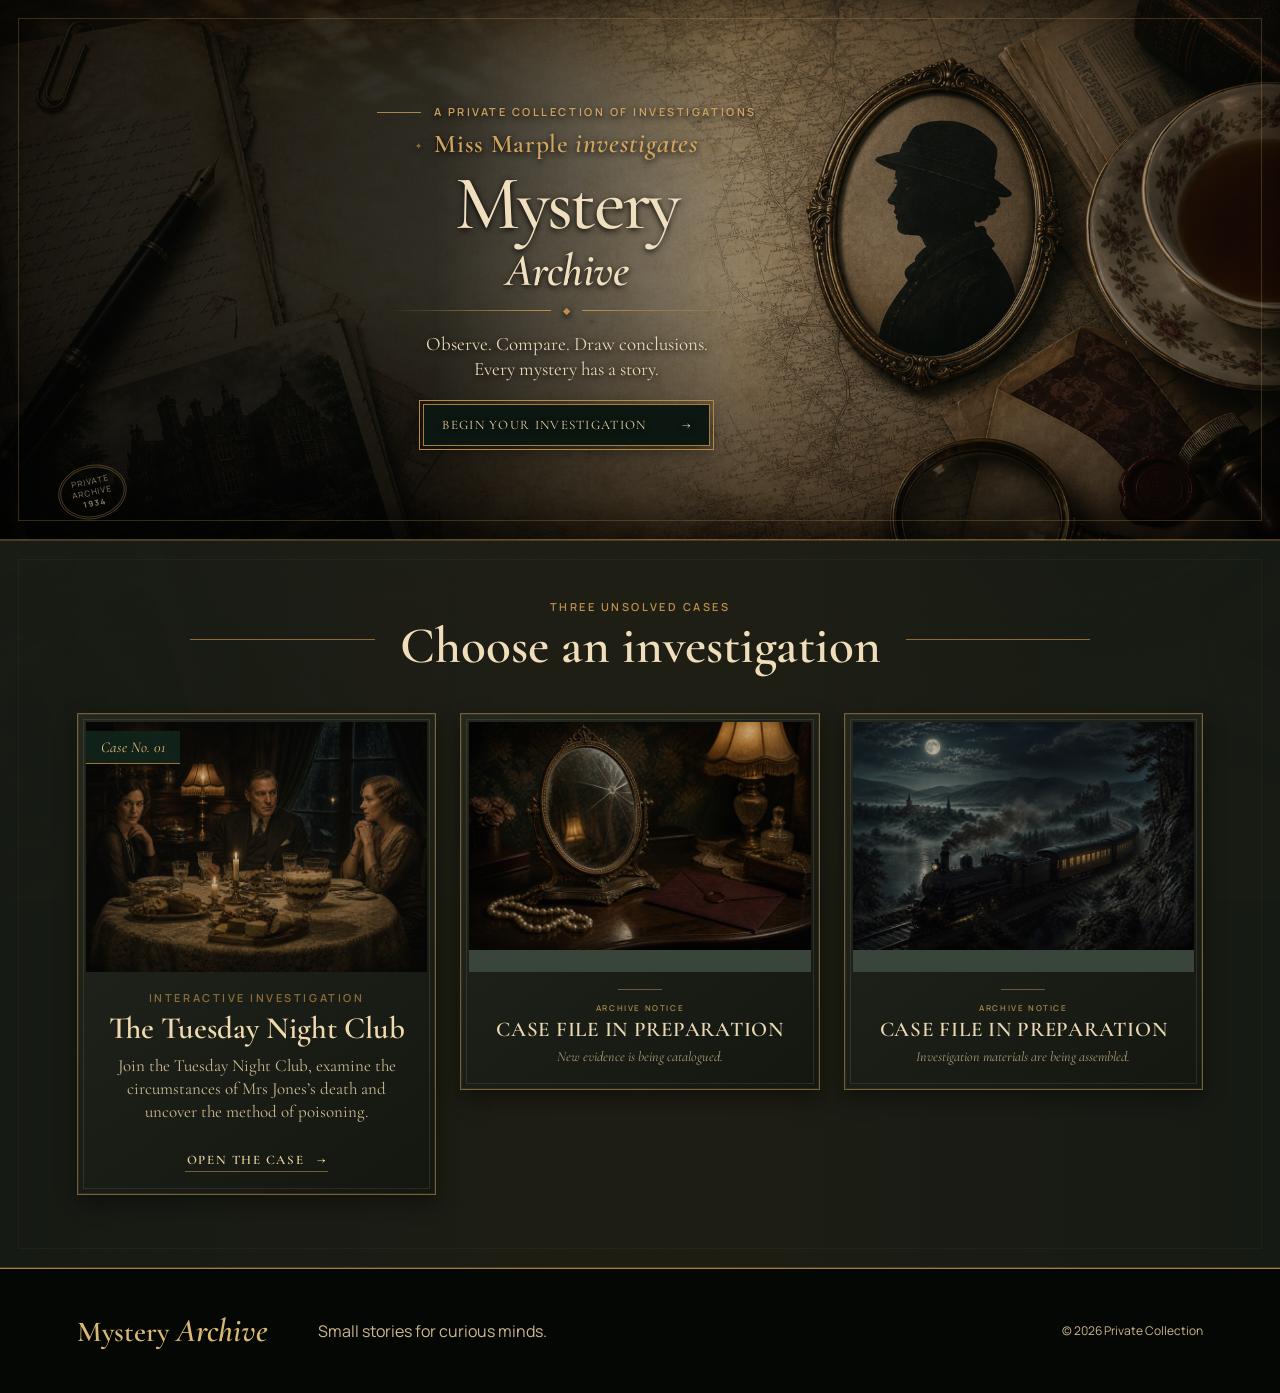
<file: index.html>
<!doctype html>
<html lang="en">
<head>
  <meta charset="UTF-8">
  <meta name="viewport" content="width=device-width, initial-scale=1">
  <meta name="theme-color" content="#e8dbc0">
  <title>The Mystery Archive — Game Collection</title>
  <link rel="preconnect" href="https://fonts.googleapis.com">
  <link rel="preconnect" href="https://fonts.gstatic.com" crossorigin>
  <link href="https://fonts.googleapis.com/css2?family=Cormorant+Garamond:ital,wght@0,500;0,600;1,600&family=Manrope:wght@400;500;600&display=swap" rel="stylesheet">
  <link rel="stylesheet" href="styles.css">
  <link rel="stylesheet" href="hero.css">
  <link rel="stylesheet" href="hero-compact.css">
  <link rel="stylesheet" href="header-compact.css">
  <link rel="stylesheet" href="collection-overrides.css">
  <link rel="stylesheet" href="noir-archive.css">
  <link rel="stylesheet" href="achievements.css">
  <link rel="stylesheet" href="archive-polish.css">
</head>
<body>
  <main id="top">
    <section class="hero">
      <div class="hero-copy">
        <p class="eyebrow">A private collection of investigations</p>
        <p class="hero-english">Miss Marple <em>investigates</em></p>
        <h1>Mystery<br><em>Archive</em></h1>
        <div class="hero-flourish"><span></span><b>◆</b><span></span></div>
        <p class="lead">Observe. Compare. Draw conclusions.<br>Every mystery has a story.</p>
        <a class="primary-btn" href="#games">Begin your investigation <span>→</span></a>
      </div>
      <span class="hero-seal" aria-hidden="true">PRIVATE<br>ARCHIVE<br><b>1934</b></span>
    </section>

    <section class="games-section" id="games">
      <div class="section-title"><span></span><div><p>One open case · two in preparation</p><h2>Choose an investigation</h2></div><span></span></div>
      <div class="game-grid">
        <a class="game-card game-card-link" href="./cases/tuesday-night-club/index.html" aria-label="Open The Tuesday Night Club case">
          <div class="case-tab">Case No. 01</div>
          <div class="card-image"><img src="assets/tuesday-night-supper.png" alt="Three guests gathered around a tense candlelit supper"><span class="duration">15–20 min.</span></div>
          <div class="card-copy"><p class="genre">Interactive investigation</p><h3>The Tuesday Night Club</h3><p>Join the Tuesday Night Club, examine the circumstances of Mrs Jones’s death and uncover the method of poisoning.</p><span class="card-cta">Open the case <span>→</span></span></div>
        </a>
        <article class="game-card preview-window">
          <div class="card-image"><img src="assets/mirror.png" alt=""></div>
          <div class="preview-status"><span>ARCHIVE NOTICE</span><strong>Case file in preparation</strong><p>New evidence is being catalogued.</p></div>
        </article>
        <article class="game-card preview-window">
          <div class="card-image"><img src="assets/train.png" alt=""></div>
          <div class="preview-status"><span>ARCHIVE NOTICE</span><strong>Case file in preparation</strong><p>Investigation materials are being assembled.</p></div>
        </article>
      </div>
    </section>

    <section class="about" id="about"><span class="quote-mark">“</span><blockquote>The truth rarely lies on the surface.<br><em>But it always leaves a trace.</em></blockquote><p>— From a private detective’s notebook</p></section>
    <section class="archive-achievements" id="achievements" aria-labelledby="achievementsTitle" hidden>
      <h2 class="achievement-section-heading" id="achievementsTitle">ARCHIVE ACHIEVEMENTS</h2>
      <div class="achievement-list" id="achievementList"></div>
    </section>
  </main>

  <footer id="footer"><a class="brand" href="#top"><span>Mystery</span> <em>Archive</em></a><p>Small stories for curious minds.</p><p>© 2026 Private Collection</p></footer>

  <dialog class="game-modal" aria-labelledby="game-title">
    <button class="close-modal" type="button" aria-label="Close">×</button>
    <div class="modal-head"><p id="game-label">Case</p><h2 id="game-title">Game title</h2><p id="game-intro"></p></div>
    <div id="game-stage" class="game-stage"></div>
    <div class="game-status"><span id="game-progress"></span><button id="restart-game" type="button">Restart</button></div>
  </dialog>
  <dialog class="achievement-dialog" id="achievementDialog" aria-labelledby="achievementDialogTitle">
    <div class="achievement-dialog-inner" id="achievementDialogContent"></div>
  </dialog>
  <script src="achievements.js"></script>
  <script src="archive-achievements.js"></script>
  <script src="app.js"></script>
</body>
</html>
</file>
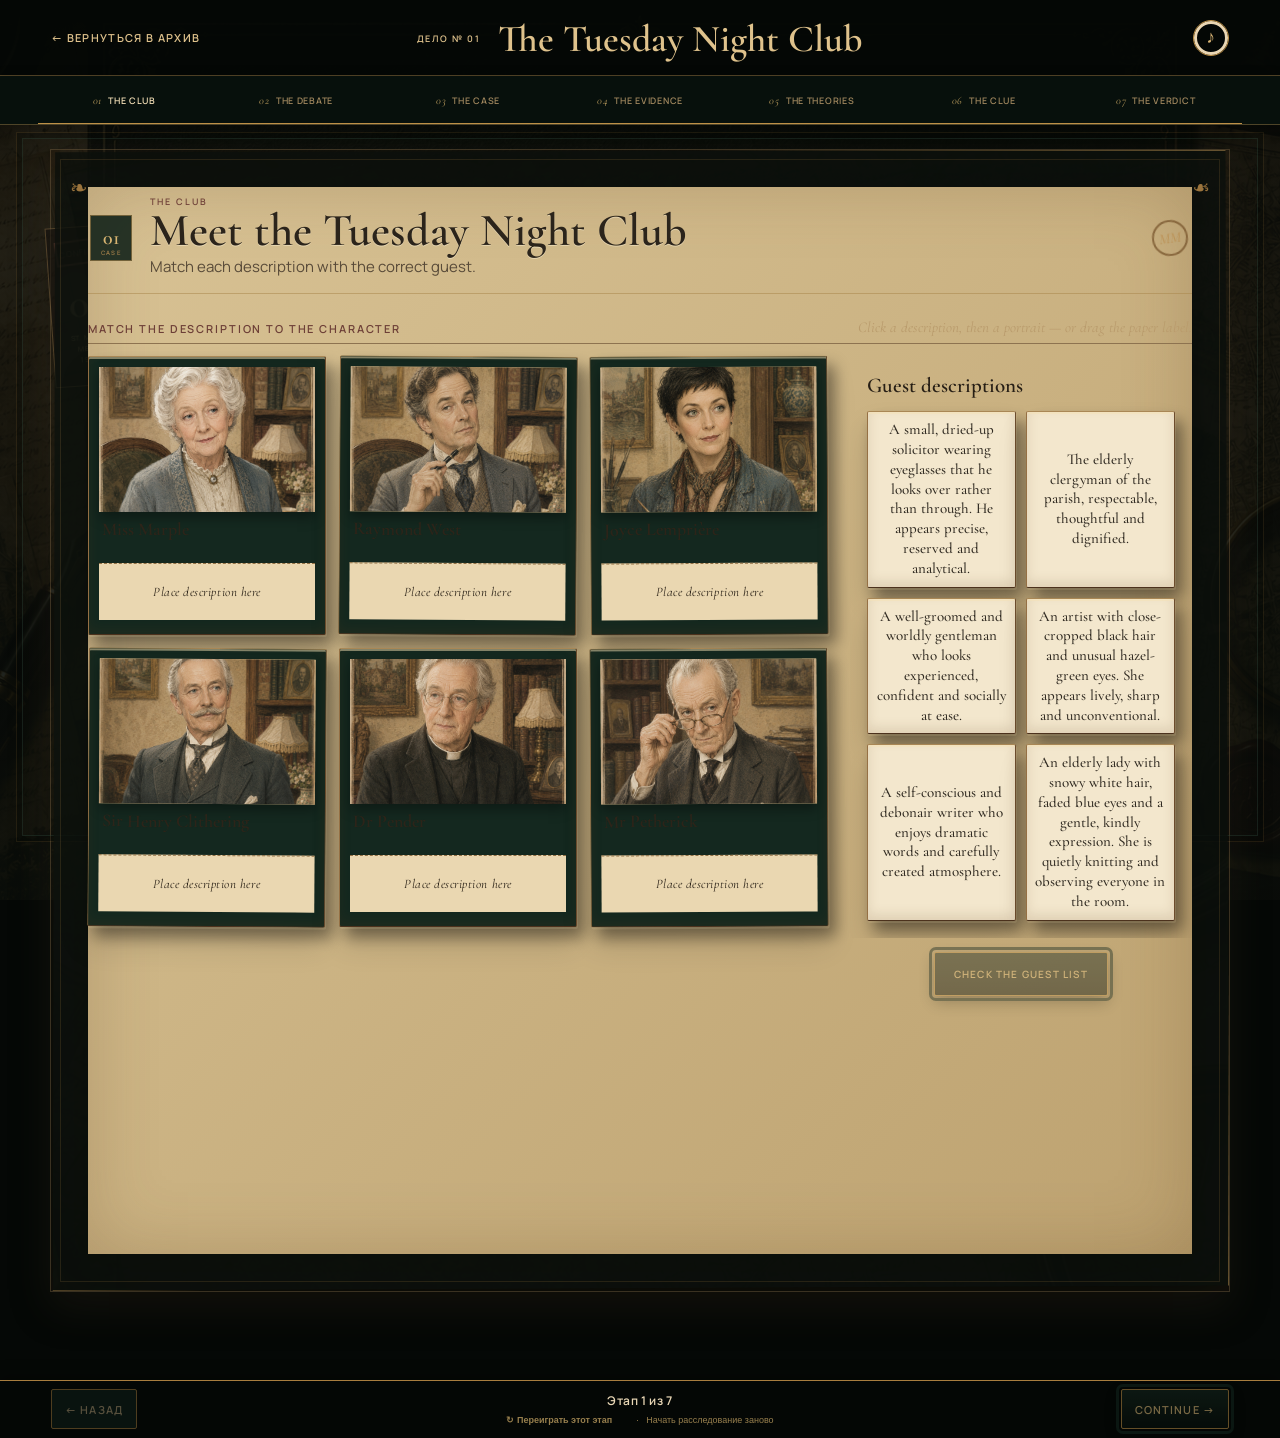
<file: cases/tuesday-night-club/index.html>
<!doctype html>
<html lang="ru">
<head>
  <meta charset="UTF-8">
  <meta name="viewport" content="width=device-width, initial-scale=1">
  <meta name="theme-color" content="#203329">
  <title>The Tuesday Night Club — Дело № 01</title>
  <link rel="preconnect" href="https://fonts.googleapis.com">
  <link rel="preconnect" href="https://fonts.gstatic.com" crossorigin>
  <link href="https://fonts.googleapis.com/css2?family=Cormorant+Garamond:ital,wght@0,500;0,600;1,600&family=Manrope:wght@400;500;600&display=swap" rel="stylesheet">
  <link rel="stylesheet" href="game.css">
  <link rel="stylesheet" href="game-theme.css">
  <link rel="stylesheet" href="luxury-theme.css">
  <link rel="stylesheet" href="noir-case.css">
  <link rel="stylesheet" href="../../achievements.css">
  <link rel="stylesheet" href="case-polish.css">
</head>
<body>
  <header class="case-header">
    <a class="archive-link" href="../../index.html#games">← Вернуться в архив</a>
    <div class="case-title">
      <p>Дело № 01</p>
      <h1>The Tuesday Night Club</h1>
    </div>
    <button class="sound-toggle" id="soundToggle" type="button" aria-label="Включить атмосферный звук" title="Атмосферный звук">♪</button>
  </header>

  <nav class="stage-nav" id="stageNav" aria-label="Этапы расследования"></nav>

  <div class="case-layout">
    <aside class="case-file" aria-hidden="true">
      <span>CONFIDENTIAL</span>
      <b>01</b>
      <p>ST. MARY MEAD<br>1932</p>
    </aside>

    <main id="gameScreen" tabindex="-1"></main>
  </div>

  <footer class="case-controls">
    <button class="nav-button secondary" id="previousButton" type="button">← Назад</button>
    <div class="progress-copy">
      <span id="progressText">Этап 1 из 7</span>
      <button id="replaySceneButton" type="button">Переиграть этот этап</button>
      <button id="restartButton" type="button">Начать расследование заново</button>
    </div>
    <button class="nav-button primary" id="continueButton" type="button" disabled>Продолжить →</button>
  </footer>

  <div class="toast" id="toast" role="status" aria-live="polite"></div>
  <script src="../../achievements.js"></script>
  <script src="game.js"></script>
</body>
</html>
</file>
<file: styles.css>
:root{--ink:#28271f;--green:#203329;--gold:#a9864b;--paper:#e9dcc1;--paper-light:#f3e8cf;--line:#8b7858;--red:#704239}*{box-sizing:border-box}html{scroll-behavior:smooth}body{margin:0;color:var(--ink);font-family:Manrope,Arial,sans-serif;background-color:var(--paper);background-image:radial-gradient(circle at 10% 20%,#fff6dd66 0 1px,transparent 2px),radial-gradient(circle at 70% 40%,#6b4e2420 0 1px,transparent 2px),linear-gradient(90deg,#b89b6f13,#fff0 30%,#72542d12);background-size:19px 23px,27px 31px,100% 100%}body:before{content:"";position:fixed;inset:0;pointer-events:none;opacity:.28;mix-blend-mode:multiply;background:url("data:image/svg+xml,%3Csvg xmlns='http://www.w3.org/2000/svg' width='160' height='160'%3E%3Cfilter id='n'%3E%3CfeTurbulence type='fractalNoise' baseFrequency='.8' numOctaves='3' stitchTiles='stitch'/%3E%3C/filter%3E%3Crect width='100%25' height='100%25' filter='url(%23n)' opacity='.15'/%3E%3C/svg%3E")}.header{height:82px;display:flex;align-items:center;padding:0 clamp(24px,6vw,100px);border-bottom:1px solid #6b5b4138;background:#efe3cae8;backdrop-filter:blur(8px);position:relative;z-index:5}.brand{color:var(--ink);text-decoration:none;font-family:"Cormorant Garamond",serif;font-size:29px;font-weight:600;white-space:nowrap}.brand em{font-size:33px}.header nav{display:flex;gap:clamp(24px,5vw,70px);margin:auto}.header nav a{color:var(--ink);text-decoration:none;font-size:14px;transition:.2s}.header nav a:hover{color:var(--red)}.sound-toggle{border:1px solid #6e604a;border-radius:50%;width:40px;height:40px;background:transparent;font-size:18px;cursor:pointer}.sound-toggle.active{color:var(--paper);background:var(--green)}.hero{min-height:540px;padding:70px clamp(24px,9vw,150px);display:grid;grid-template-columns:1.25fr .75fr;align-items:center;overflow:hidden;position:relative;background:linear-gradient(90deg,#eadabd 52%,transparent),radial-gradient(ellipse at 80% 45%,#a7916d66,transparent 46%)}.hero:after{content:"";position:absolute;width:610px;height:400px;right:-80px;top:40px;opacity:.22;background:repeating-radial-gradient(ellipse at center,#594832 0 1px,transparent 2px 17px);transform:rotate(-8deg)}.hero-copy{max-width:730px;position:relative;z-index:2}.eyebrow,.genre,.section-title p,.modal-head>p{text-transform:uppercase;letter-spacing:.23em;font-size:11px;font-weight:600;color:#6b4a2c}.eyebrow:before{content:"";display:inline-block;width:44px;border-top:1px solid var(--gold);margin:0 13px 3px 0}.hero h1{font-family:"Cormorant Garamond",serif;font-weight:500;font-size:clamp(58px,7vw,104px);line-height:.78;margin:34px 0}.hero h1 em{font-weight:600;font-size:.7em}.lead{font-family:"Cormorant Garamond",serif;font-size:22px;max-width:530px;line-height:1.4}.primary-btn{display:inline-flex;gap:35px;align-items:center;margin-top:20px;padding:16px 22px;color:#f3e8cf;background:var(--green);border:1px solid #c2a469;outline:3px solid var(--green);outline-offset:2px;text-decoration:none;text-transform:uppercase;letter-spacing:.1em;font-family:"Cormorant Garamond",serif;font-size:15px;transition:.25s}.primary-btn:hover{transform:translateY(-3px);box-shadow:0 8px 20px #27352a42}.hero-art{position:relative;z-index:2;display:grid;place-items:center}.portrait{width:230px;height:290px;border:9px double #6b5432;border-radius:50%;background:linear-gradient(#d2bb8e,#b49b6e);box-shadow:0 8px 18px #33281955;display:grid;place-items:center;transform:rotate(3deg)}.silhouette{font-size:190px;line-height:1;filter:brightness(.22);transform:rotate(-2deg)}.stamp{position:absolute;right:4%;bottom:-50px;border:3px double #795f3b;border-radius:50%;padding:13px 17px;text-align:center;font:11px/1.4 Manrope;letter-spacing:.15em;transform:rotate(-12deg);opacity:.65}.games-section{padding:75px clamp(24px,6vw,96px) 90px}.section-title{display:flex;align-items:center;gap:25px;text-align:center;max-width:900px;margin:0 auto 45px}.section-title>span{height:1px;background:var(--line);flex:1;position:relative}.section-title h2{font:600 clamp(32px,4vw,52px)/1 "Cormorant Garamond",serif;margin:7px 0}.section-title p{margin:0}.game-grid{max-width:1280px;margin:auto;display:grid;grid-template-columns:repeat(3,1fr);gap:28px}.game-card{background:#eddfc4;padding:12px;border:1px solid #927b58;border-radius:3px;box-shadow:0 7px 13px #58472e2d;position:relative;cursor:pointer;transition:transform .3s,box-shadow .3s}.game-card:hover,.game-card:focus-visible{transform:translateY(-9px) rotate(.3deg);box-shadow:0 18px 32px #58472e3f;outline:none}.card-image{height:250px;position:relative;overflow:hidden;background:#39443b}.card-image img{width:100%;height:100%;object-fit:cover;filter:sepia(.18) saturate(.8);transition:transform .6s}.game-card:hover img{transform:scale(1.04)}.case-tab{position:absolute;z-index:2;top:24px;left:12px;background:var(--green);color:#d8bd7f;padding:8px 20px;font:italic 15px "Cormorant Garamond",serif;clip-path:polygon(0 0,100% 0,86% 100%,0 100%)}.duration{position:absolute;bottom:10px;right:10px;background:#202c25db;color:#eee0c4;padding:5px 9px;font-size:10px;letter-spacing:.08em}.pin{position:absolute;right:-7px;top:-12px;z-index:3;background:var(--red);color:#f4e6ca;padding:7px 13px;font-size:10px;letter-spacing:.1em;text-transform:uppercase;transform:rotate(4deg);box-shadow:0 3px 4px #39291f55}.card-copy{text-align:center;padding:20px 14px 15px}.card-copy .genre{margin:0}.card-copy h3{font:600 31px/1.05 "Cormorant Garamond",serif;margin:9px 0}.card-copy>p:not(.genre){font:17px/1.35 "Cormorant Garamond",serif;min-height:46px;margin:0 auto 18px;color:#514936}.card-copy button{border:0;border-top:1px solid #9d8766;padding:13px 25px 0;background:transparent;font:600 13px "Cormorant Garamond",serif;text-transform:uppercase;letter-spacing:.12em;cursor:pointer;color:var(--ink)}.card-copy button span{margin-left:8px}.about{text-align:center;padding:70px 20px 85px;border-top:1px solid #9d87666b;position:relative}.quote-mark{font:100px/0 "Cormorant Garamond",serif;color:#987643}.about blockquote{margin:15px 0;font:500 clamp(27px,3vw,42px)/1.25 "Cormorant Garamond",serif}.about p{font:italic 15px "Cormorant Garamond",serif;color:#6d604d}footer{display:flex;align-items:center;gap:50px;padding:35px clamp(24px,6vw,100px);background:#213028;color:#e6d8bb}footer .brand{color:#e6d8bb}footer p:last-child{margin-left:auto;font-size:12px}.game-modal{width:min(760px,calc(100% - 28px));border:1px solid #6d5a3b;padding:0;background:var(--paper-light);color:var(--ink);box-shadow:0 25px 80px #171a16aa}.game-modal::backdrop{background:#111710d9;backdrop-filter:blur(4px)}.close-modal{position:absolute;right:13px;top:8px;border:0;background:none;font:34px "Cormorant Garamond";cursor:pointer}.modal-head{text-align:center;padding:33px 50px 20px;border-bottom:1px solid #9d876680}.modal-head h2{font:600 37px "Cormorant Garamond",serif;margin:5px}.modal-head p{margin:5px auto;max-width:510px}.game-stage{min-height:310px;padding:28px;display:grid;place-items:center}.game-status{border-top:1px solid #9d876680;padding:15px 25px;display:flex;justify-content:space-between}.game-status button,.cipher-submit{background:var(--green);color:#efe1c4;border:0;padding:9px 15px;cursor:pointer}.memory-grid{display:grid;grid-template-columns:repeat(4,78px);gap:10px}.memory-card{height:78px;border:1px solid #88704c;background:#294033;color:transparent;font-size:28px;cursor:pointer;transition:.2s}.memory-card.open,.memory-card.matched{background:#e4d2ae;color:#29362d;transform:rotateY(180deg)}.clue-room{position:relative;width:min(100%,560px);aspect-ratio:16/8;background:url('assets/mirror.png') center/cover;border:5px solid #6d5538;overflow:hidden}.clue{position:absolute;width:38px;height:38px;border:0;background:transparent;border-radius:50%;cursor:pointer}.clue:hover{outline:2px dashed #d5b56c}.clue.found{background:#d4b15b66;outline:2px solid #f2d188}.clue:nth-child(1){left:9%;bottom:6%}.clue:nth-child(2){right:16%;bottom:20%}.clue:nth-child(3){left:46%;top:18%}.clue:nth-child(4){right:7%;top:28%}.cipher-box{text-align:center;max-width:550px}.cipher-code{font:600 28px/1.7 "Cormorant Garamond",serif;letter-spacing:.12em;border:1px dashed #866f4c;padding:17px;margin:10px}.cipher-key{font-size:12px;letter-spacing:.14em;color:#6b5c45}.cipher-box input{width:100%;padding:13px;margin:18px 0 10px;border:1px solid #8d7858;background:#fffaf0;font:18px "Cormorant Garamond"}.result{text-align:center;font:600 27px "Cormorant Garamond",serif}.result b{display:block;font-size:55px;color:#6c5534}@media(max-width:900px){.header nav{display:none}.sound-toggle{margin-left:auto}.hero{grid-template-columns:1fr;min-height:auto;padding-top:55px}.hero-art{display:none}.game-grid{grid-template-columns:1fr;max-width:560px}.card-image{height:auto;aspect-ratio:16/9}footer{flex-wrap:wrap;gap:12px 30px}footer p:last-child{margin-left:0}}@media(max-width:480px){.header{height:68px}.hero h1{font-size:55px}.hero{padding:48px 22px 60px}.games-section{padding-inline:14px}.section-title>span{display:none}.memory-grid{grid-template-columns:repeat(4,62px)}.memory-card{height:62px}.modal-head{padding-inline:30px}.game-stage{padding:18px}footer{display:block}}
</file>
<file: hero.css>
/* Cinematic archive hero */
.hero{min-height:650px;padding:64px clamp(24px,10vw,180px);display:flex;align-items:center;overflow:hidden;position:relative;background-image:linear-gradient(90deg,#ead9b236 0 42%,transparent 60%),url('assets/hero-v2.png');background-position:center;background-size:cover;border-bottom:1px solid #79613c;box-shadow:inset 0 -18px 35px #3d2b1424}.hero:before{content:"";position:absolute;inset:0;background:linear-gradient(90deg,#f0dfbd28,transparent 64%),linear-gradient(0deg,#49341a24,transparent 22%);pointer-events:none}.hero:after{content:"";position:absolute;inset:18px;width:auto;height:auto;right:18px;top:18px;opacity:1;border:1px solid #806a463b;background:none;transform:none;pointer-events:none}.hero-copy{width:min(600px,48vw);max-width:none;margin-left:8%;text-align:center;position:relative;z-index:2;text-shadow:0 1px #f5e6c7}.hero h1{font-family:"Cormorant Garamond",serif;font-weight:500;font-size:clamp(65px,7vw,112px);line-height:.69;margin:30px 0 24px;letter-spacing:-.035em}.hero h1 em{font-weight:600;font-size:.6em;letter-spacing:-.01em}.hero-flourish{display:flex;align-items:center;justify-content:center;gap:12px;color:#72562f;margin:10px auto 18px;max-width:360px}.hero-flourish span{height:1px;flex:1;background:linear-gradient(90deg,transparent,#80633a)}.hero-flourish span:last-child{background:linear-gradient(90deg,#80633a,transparent)}.hero-flourish b{font-size:9px}.hero .lead{font-size:21px;max-width:540px;margin-inline:auto;line-height:1.42}.hero .primary-btn{box-shadow:0 5px 14px #1f271e3e}.hero-seal{position:absolute;left:4.5%;bottom:32px;border:3px double #795f3b;border-radius:50%;padding:12px 15px;text-align:center;font:10px/1.35 Manrope;letter-spacing:.14em;transform:rotate(-12deg);opacity:.58;z-index:2}
.hero-english{margin:18px 0 0;font:600 clamp(23px,2.2vw,36px)/1 "Cormorant Garamond",serif;letter-spacing:.025em;color:#30291e}.hero-english em{font-size:1.08em;font-weight:600}.hero-english:before,.hero-english:after{content:"✦";display:inline-block;margin:0 12px;color:#8a6a38;font-size:8px;vertical-align:middle}
@media(max-width:900px){.hero{min-height:610px;padding:55px 24px;background-position:58% center}.hero-copy{width:min(570px,72vw);margin-left:1%;padding:30px 24px;background:#ead9b9c9;box-shadow:0 0 38px 30px #ead9b9aa}.hero-seal{display:none}}
@media(max-width:480px){.hero{min-height:620px;padding:48px 15px 60px;background-position:64% center}.hero-copy{width:100%;margin:0;padding:30px 12px;background:#ead9badf;box-shadow:0 0 28px 18px #ead9bad1}.hero h1{font-size:58px}.hero h1 em{font-size:.58em}.eyebrow{font-size:9px}.hero .lead{font-size:19px}}
</file>
<file: hero-compact.css>
/* Editorial illustrated cover: compact enough to reveal the collection. */
.hero {
  min-height: 540px;
  padding-block: 40px;
}

.hero-copy { width: min(570px, 48vw); }

.hero h1 {
  margin: 18px 0 14px;
  font-size: clamp(58px, 6vw, 94px);
  line-height: .74;
}

.hero-english { margin-top: 10px; font-size: clamp(20px, 2vw, 30px); }
.hero-flourish { margin-block: 10px 14px; }
.hero .lead { margin-block: 10px; font-size: 19px; line-height: 1.35; }
.hero .primary-btn { margin-top: 12px; padding: 12px 18px; font-size: 13px; }
.hero-seal { bottom: 20px; padding: 8px 11px; font-size: 8px; }

@media (max-width: 900px) {
  .hero { min-height: 500px; padding-block: 32px; }
  .hero-copy { padding: 24px 22px; }
}

@media (max-width: 480px) {
  .hero { min-height: 470px; padding-block: 28px 34px; }
  .hero-copy { padding: 22px 14px; }
  .hero h1 { font-size: clamp(48px, 15vw, 60px); }
}
</file>
<file: header-compact.css>
.header {
  height: 48px;
  padding-inline: clamp(18px, 4vw, 64px);
}

.header .brand {
  font-size: 21px;
}

.header .brand em {
  font-size: 24px;
}

.header nav {
  gap: clamp(18px, 3.5vw, 48px);
}

.header nav a {
  font-size: 12px;
}

.header .sound-toggle {
  width: 31px;
  height: 31px;
  font-size: 14px;
}

@media (max-width: 480px) {
  .header {
    height: 44px;
    padding-inline: 16px;
  }

  .header .brand {
    font-size: 19px;
  }

  .header .brand em {
    font-size: 21px;
  }

  .header .sound-toggle {
    width: 29px;
    height: 29px;
    font-size: 13px;
  }
}
</file>
<file: collection-overrides.css>
.game-card-link{display:block;color:inherit;text-decoration:none}
.card-cta{display:inline-block;border-top:1px solid #9d8766;padding:13px 25px 0;font:600 13px "Cormorant Garamond",serif;text-transform:uppercase;letter-spacing:.12em;color:var(--ink)}
.card-cta span{margin-left:8px}
.game-grid.single-case-grid{grid-template-columns:minmax(280px,430px);justify-content:center}
.game-card-link .duration{display:none}
</file>
<file: noir-archive.css>
:root{--noir:#080b09;--noir-green:#0d1813;--noir-panel:#111813;--brass:#b78a45;--brass-soft:#d5b477;--ivory:#ead8b6}
body{color:var(--ivory);background:#070a08;background-image:linear-gradient(#050705e8,#0c100ce8),url('assets/hero-v2.png');background-size:cover;background-position:center;background-attachment:fixed}
body:before{opacity:.18;mix-blend-mode:screen}
.header{border-bottom:1px solid #b78a4554;background:#050806ed;box-shadow:0 8px 30px #0009}
.header .brand,.header nav a{color:#dec08a}.header nav a:hover{color:#fff0c9}.header nav a:first-child{padding-bottom:7px;border-bottom:1px solid #c89a50}
.header .sound-toggle{border-color:#a67d3d;color:#d8b778}
.hero{border-bottom:1px solid #b78a4566;background-image:linear-gradient(90deg,#050806c7 0 30%,#05080672 50%,#050806b0),url('assets/hero-v2.png');box-shadow:inset 0 -40px 70px #000b}
.hero:before{background:linear-gradient(90deg,#0008,transparent 60%),linear-gradient(0deg,#0009,transparent 55%)}
.hero:after{border-color:#c1944e45}
.hero-copy{margin-left:19%;color:#ead8b6;text-shadow:0 2px 6px #000}.hero .eyebrow,.hero-english{color:#d1a55f}.hero h1{color:#f0dfbf}.hero-flourish{color:#bd914b}.hero-flourish span{background:linear-gradient(90deg,transparent,#bd914b)}.hero-flourish span:last-child{background:linear-gradient(90deg,#bd914b,transparent)}
.hero .primary-btn,.card-cta,.card-copy button{border-color:#a77d3c;color:#edd3a0}.hero .primary-btn{background:#0c1712;outline-color:#b58a47;box-shadow:0 8px 25px #000b}
.games-section{position:relative;background:linear-gradient(90deg,#08100cdb,#11170fef 50%,#08100cdb);border-block:1px solid #a77d3c52}.games-section:before{content:"";position:absolute;inset:18px;border:1px solid #a77d3c2e;pointer-events:none}
.section-title{position:relative;z-index:1}.section-title h2{color:#f0ddba}.section-title p{color:#bd914b}.section-title>span{background:#8d6b38}
.game-grid{position:relative;z-index:1;gap:22px}.game-card{padding:9px;border:1px solid #9d773f;background:linear-gradient(145deg,#131914,#080b09);color:#ead8b6;border-radius:0;box-shadow:0 16px 35px #000a,inset 0 0 0 4px #070907,inset 0 0 0 5px #9c773b55}.game-card:before{content:"";position:absolute;inset:5px;border:1px solid #a47b3d3d;pointer-events:none}.game-card:hover,.game-card:focus-visible{box-shadow:0 24px 44px #000,inset 0 0 0 4px #070907,inset 0 0 0 5px #c69a505f}.card-image{border-bottom:1px solid #9b753f}.card-image img{filter:sepia(.28) saturate(.68) brightness(.62) contrast(1.15)}.game-card:hover img{filter:sepia(.18) saturate(.8) brightness(.76) contrast(1.12)}.case-tab{top:18px;background:#13251c;color:#dfbd78;border:1px solid #9b7439;clip-path:none}.featured .case-tab{background:#351d1c}.pin{background:#643a31;color:#e9cf9e}.duration{background:#08100ce8;color:#dcb878;border:1px solid #967039}.card-copy h3{color:#efd9ad}.card-copy>p:not(.genre){color:#cbb990}.genre{color:#b98b49}.card-cta,.card-copy button{display:inline-block;border-top:0;border:1px solid #8e6b39;padding:11px 18px;background:#0c1511}.about{border-color:#9b74394a;background:#070a08;color:#ead8b6}.about blockquote{color:#e6cfa5}.about p{color:#a78b60}.quote-mark{color:#b88943}footer{border-top:1px solid #a77d3c;background:#050705;color:#cdb78c}footer .brand{color:#d9b874}
.game-modal{border-color:#a77d3c;background:#15160f;color:#ead8b6}.modal-head,.game-status{border-color:#9e773f}.game-stage{background:#d7c29a;color:#251e16}.close-modal{color:#d9b874}
@media(max-width:900px){.hero-copy{margin-left:0;background:#080b09c7;box-shadow:0 0 35px 28px #080b09b8}.game-grid{gap:18px}}
</file>
<file: achievements.css>
.archive-achievements[hidden]{display:none}.archive-achievements{position:relative;padding:34px clamp(20px,6vw,80px) 42px;border-block:1px solid #a77d3c52;background:linear-gradient(90deg,#070b08,#11160f 50%,#070b08);color:#ead8b6}.archive-achievements:before{content:"";position:absolute;inset:14px;border:1px solid #b78a452d;pointer-events:none}.achievement-section-heading{position:relative;margin:0 0 22px;text-align:center;color:#d7b36f;font:600 12px Manrope,sans-serif;letter-spacing:.2em}.achievement-list{position:relative;display:flex;justify-content:center}.achievement-card{display:grid;grid-template-columns:92px 1fr;gap:18px;align-items:center;width:min(540px,100%);padding:13px 18px;border:1px solid #9a733d;background:linear-gradient(145deg,#151b15,#080b09);color:#ead8b6;text-align:left;box-shadow:0 13px 28px #0009,inset 0 0 0 4px #070907,inset 0 0 0 5px #9c773b52;cursor:pointer}.achievement-card:hover,.achievement-card:focus-visible{outline:2px solid #c69a50;outline-offset:3px;transform:translateY(-2px)}.achievement-badge-wrap{position:relative;display:grid;place-items:center;aspect-ratio:1;border:1px solid #ad8548;border-radius:50%;overflow:hidden;background:#14281f}.achievement-badge{display:block;width:100%;height:100%;object-fit:cover}.achievement-css-medallion{display:none;width:68px;height:68px;place-items:center;border:5px double #c39a55;border-radius:50%;background:#173027;color:#e7c582;font:600 22px "Cormorant Garamond",serif}.achievement-card h3{margin:0;color:#eddaaF;font:600 25px/1 "Cormorant Garamond",serif;text-transform:uppercase;letter-spacing:.055em}.achievement-card em{display:block;margin-top:5px;color:#c9aa75;font:italic 17px "Cormorant Garamond",serif}.achievement-card p{margin:7px 0 0;color:#ae956e;font:600 9px Manrope,sans-serif;letter-spacing:.13em;text-transform:uppercase}.achievement-dialog{width:min(620px,calc(100% - 30px));padding:0;border:1px solid #aa8145;background:#101711;color:#ead8b6;box-shadow:0 22px 60px #000}.achievement-dialog::backdrop{background:#020403d9}.achievement-dialog-inner{position:relative;padding:28px;text-align:center;box-shadow:inset 0 0 0 7px #09100c,inset 0 0 0 8px #a47b3d66}.achievement-dialog-badge{display:block;width:180px;aspect-ratio:1;margin:0 auto 17px;border:1px solid #a87d42;border-radius:50%;object-fit:cover}.achievement-dialog .achievement-eyebrow{color:#b98b49;font:600 9px Manrope,sans-serif;letter-spacing:.2em}.achievement-dialog h2{margin:7px 0 3px;color:#efd9ad;font:600 37px/1 "Cormorant Garamond",serif;text-transform:uppercase}.achievement-dialog h3{margin:0;color:#c9aa75;font:italic 21px "Cormorant Garamond",serif}.achievement-dialog p{max-width:460px;margin:17px auto;color:#d6c198;font:17px/1.4 "Cormorant Garamond",serif}.achievement-dialog-actions{display:flex;justify-content:center;gap:10px}.achievement-dialog a,.achievement-dialog button{padding:10px 15px;border:1px solid #9b743d;background:#152a20;color:#ebcc91;font:600 10px Manrope,sans-serif;letter-spacing:.12em;text-decoration:none;text-transform:uppercase}.achievement-dialog button{background:transparent;cursor:pointer}.achievement-unlock{position:fixed;z-index:100;right:22px;bottom:104px;display:grid;grid-template-columns:76px 1fr auto;gap:14px;align-items:center;width:min(510px,calc(100% - 30px));padding:14px;border:1px solid #b08749;background:linear-gradient(145deg,#f0dfbc,#caaa76);color:#241b13;box-shadow:0 16px 40px #000b,inset 0 0 0 5px #e8d3a9,inset 0 0 0 6px #79572e;animation:achievement-arrive .65s ease both}.achievement-unlock img{width:76px;aspect-ratio:1;border:1px solid #8a6537;border-radius:50%;object-fit:cover}.achievement-unlock-copy span{display:block;color:#704139;font:600 8px Manrope,sans-serif;letter-spacing:.18em}.achievement-unlock-copy strong{display:block;margin-top:4px;font:600 24px/1 "Cormorant Garamond",serif;text-transform:uppercase}.achievement-unlock-copy em{display:block;margin-top:3px;font:italic 15px "Cormorant Garamond",serif}.achievement-unlock-copy p{margin:5px 0 0;font:15px/1.25 "Cormorant Garamond",serif}.achievement-unlock-close{align-self:start;width:28px;height:28px;border:1px solid #795a36;border-radius:50%;background:transparent;color:#4a3222;cursor:pointer}.achievement-unlock.leaving{animation:achievement-leave .3s ease forwards}@keyframes achievement-arrive{from{opacity:0;transform:translateY(18px) scale(.98)}to{opacity:1;transform:none}}@keyframes achievement-leave{to{opacity:0;transform:translateY(12px)}}@media(max-width:600px){.achievement-card{grid-template-columns:70px 1fr}.achievement-card h3{font-size:20px}.achievement-unlock{right:15px;bottom:92px;grid-template-columns:58px 1fr auto}.achievement-unlock img{width:58px}.achievement-unlock-copy strong{font-size:19px}.achievement-unlock-copy p{display:none}.achievement-dialog-actions{flex-direction:column}}@media(prefers-reduced-motion:reduce){.achievement-card,.achievement-unlock{animation:none;transition:none}.achievement-card:hover{transform:none}}
</file>
<file: archive-polish.css>
/* Final archive polish. This file only resolves presentation after the legacy themes. */
:root {
  --archive-paper: #e8d9bb;
  --archive-paper-light: #f3e7cd;
  --archive-paper-dark: #cfb98f;
  --archive-ink: #29251d;
  --archive-green: #182b22;
  --archive-burgundy: #704239;
  --archive-gold: #a9864b;
  --archive-line: rgba(92, 70, 43, .42);
  --archive-shadow-soft: 0 6px 18px rgba(38, 27, 16, .16);
  --archive-shadow-paper: 0 3px 10px rgba(38, 27, 16, .18);
  --archive-motion: 180ms ease;
}

body { background-color:#181711; background-image:linear-gradient(rgba(18,19,14,.82),rgba(24,22,16,.88)),url('assets/hero-v2.png'); }
body::before { opacity:.09; }
.hero { background-image:linear-gradient(90deg,rgba(6,9,7,.76) 0 34%,rgba(6,9,7,.30) 58%,rgba(6,9,7,.48)),url('assets/hero-v2.png'); box-shadow:inset 0 -18px 36px rgba(0,0,0,.48); }
.hero::before { background:linear-gradient(90deg,rgba(0,0,0,.42),transparent 62%),linear-gradient(0deg,rgba(0,0,0,.46),transparent 48%); }
.hero-copy { margin-left:15%; }
.hero .primary-btn { outline-width:1px; outline-offset:3px; box-shadow:0 5px 16px rgba(0,0,0,.42); transition:transform var(--archive-motion),background var(--archive-motion); }
.hero .primary-btn:hover { transform:translateY(-2px); }

.games-section { padding-block:58px 72px; background:linear-gradient(90deg,rgba(22,27,20,.93),rgba(31,30,21,.95) 50%,rgba(22,27,20,.93)); }
.games-section::before { opacity:.42; }
.section-title { margin-bottom:34px; }
.game-grid { gap:24px; }
.game-card { padding:8px; border-color:rgba(169,134,75,.64); background:linear-gradient(145deg,#24271e,#141710); box-shadow:0 8px 20px rgba(0,0,0,.42),inset 0 0 0 1px rgba(169,134,75,.13); transition:transform var(--archive-motion),box-shadow var(--archive-motion); }
.game-card::before { inset:5px; border-color:rgba(169,134,75,.19); }
.game-card:hover,.game-card:focus-visible { transform:translateY(-4px); box-shadow:0 13px 26px rgba(0,0,0,.58),inset 0 0 0 1px rgba(196,154,80,.22); }
.card-image { border:0; }
.card-image img { filter:saturate(.88) contrast(.97) brightness(.82); }
.game-card:hover img { filter:saturate(.94) contrast(.99) brightness(.88); transform:scale(1.018); }
.case-tab { top:17px; left:8px; padding:7px 15px; border-width:0 0 1px; background:rgba(17,36,27,.92); }
.pin { box-shadow:none; opacity:.86; }
.duration,.genre { opacity:.72; }
.card-copy { padding:18px 15px 14px; }
.card-copy h3 { margin-block:7px 10px; }
.card-cta,.card-copy button { padding:10px 2px 3px; border:0; border-bottom:1px solid rgba(169,134,75,.64); background:transparent; }
.preview-window { align-self:start; cursor:default; }
.preview-window .card-image { height:100%; min-height:250px; }
.preview-window:hover { transform:none; box-shadow:0 8px 20px rgba(0,0,0,.42),inset 0 0 0 1px rgba(169,134,75,.13); }
.preview-window:hover img { transform:none; filter:saturate(.88) contrast(.97) brightness(.82); }
.preview-status { position:relative; padding:17px 15px 15px; text-align:center; color:#d8c49b; }
.preview-status::before { content:""; display:block; width:44px; margin:0 auto 12px; border-top:1px solid rgba(169,134,75,.58); }
.preview-status span { display:block; color:#a9864b; font:600 8px Manrope,sans-serif; letter-spacing:.2em; }
.preview-status strong { display:block; margin-top:6px; color:#ead8b3; font:600 21px/1.05 "Cormorant Garamond",serif; text-transform:uppercase; letter-spacing:.035em; }
.preview-status p { margin:7px 0 0; color:#ad9b78; font:italic 14px/1.25 "Cormorant Garamond",serif; }

.archive-achievements { padding-block:38px 48px; }
.archive-achievements::before { opacity:.42; }
.achievement-list { flex-wrap:wrap; gap:36px; align-items:flex-start; }
.achievement-card { display:flex; flex-direction:column; gap:10px; width:180px; padding:0; border:0; background:transparent; box-shadow:none; text-align:center; transition:transform var(--archive-motion); }
.achievement-card:hover,.achievement-card:focus-visible { transform:translateY(-3px); outline:0; }
.achievement-badge-wrap { width:116px; margin-inline:auto; box-shadow:0 5px 16px rgba(0,0,0,.42); }
.achievement-card h3 { font-size:21px; letter-spacing:.035em; }
.achievement-card em { font-size:14px; }
.achievement-card p { margin-top:4px; }
:focus-visible { outline:2px solid var(--archive-gold); outline-offset:3px; }

@media(max-width:900px){.hero-copy{margin-left:0;background:linear-gradient(90deg,rgba(7,11,8,.80),rgba(7,11,8,.46) 78%,transparent);box-shadow:none}}
@media(max-width:560px){.achievement-card{width:150px}.achievement-badge-wrap{width:96px}}
@media(max-width:480px){.hero{background-position:61% center}.hero-copy{background:radial-gradient(ellipse at 38% 50%,rgba(7,11,8,.88),rgba(7,11,8,.58) 64%,transparent);box-shadow:none}.games-section{padding-block:44px 54px}}
@media(prefers-reduced-motion:reduce){*,*::before,*::after{animation-duration:.01ms!important;animation-iteration-count:1!important;transition-duration:.01ms!important;scroll-behavior:auto!important}}
</file>
<file: cases/tuesday-night-club/game.css>
:root{--ink:#29271f;--green:#203329;--green-soft:#344b3d;--gold:#a78345;--paper:#eadcc0;--paper-light:#f5ead3;--line:#937d5a;--red:#713f36;--muted:#6e624e}*{box-sizing:border-box}html{min-height:100%}body{min-height:100vh;margin:0;color:var(--ink);font-family:Manrope,Arial,sans-serif;background-color:var(--paper);background-image:radial-gradient(circle at 15% 25%,#fff8df77 0 1px,transparent 2px),radial-gradient(circle at 70% 60%,#5d43251c 0 1px,transparent 2px),linear-gradient(90deg,#b89b6f12,#fff0 32%,#72542d10);background-size:21px 27px,29px 33px,100% 100%;display:flex;flex-direction:column}body:before{content:"";position:fixed;inset:0;pointer-events:none;opacity:.24;mix-blend-mode:multiply;background:url("data:image/svg+xml,%3Csvg xmlns='http://www.w3.org/2000/svg' width='150' height='150'%3E%3Cfilter id='n'%3E%3CfeTurbulence type='fractalNoise' baseFrequency='.78' numOctaves='3' stitchTiles='stitch'/%3E%3C/filter%3E%3Crect width='100%25' height='100%25' filter='url(%23n)' opacity='.14'/%3E%3C/svg%3E")}.case-header{min-height:108px;padding:20px clamp(22px,5vw,76px);display:grid;grid-template-columns:1fr auto 1fr;align-items:center;border-bottom:1px solid #6e5b3c66;background:#efe3caed;position:relative;z-index:2}.archive-link{color:var(--ink);font:600 13px "Cormorant Garamond",serif;letter-spacing:.08em;text-transform:uppercase;text-decoration:none}.archive-link:hover{text-decoration:underline}.case-title{text-align:center}.case-title p{margin:0;color:var(--red);font-size:10px;font-weight:600;letter-spacing:.22em;text-transform:uppercase}.case-title h1{margin:4px 0 0;font:600 clamp(30px,4vw,48px)/.95 "Cormorant Garamond",serif}.sound-toggle{justify-self:end;width:40px;height:40px;border:1px solid #67583f;border-radius:50%;background:transparent;color:var(--ink);font-size:18px;cursor:pointer}.sound-toggle.active{background:var(--green);color:var(--paper)}.stage-nav{display:grid;grid-template-columns:repeat(7,1fr);background:var(--green);padding:0 clamp(12px,3vw,48px);position:relative;z-index:2}.stage-step{min-height:58px;border:0;border-bottom:3px solid transparent;background:transparent;color:#d8c9aa99;padding:9px 5px 7px;font:600 10px Manrope,sans-serif;letter-spacing:.1em;cursor:not-allowed;position:relative}.stage-step:before{content:attr(data-number);display:block;font:italic 14px "Cormorant Garamond",serif;color:#b89a5c;margin-bottom:3px}.stage-step.unlocked{color:#e8dabb;cursor:pointer}.stage-step.completed:after{content:"✓";position:absolute;top:8px;right:12%;color:#d9ba78}.stage-step.current{color:#fff2d4;border-bottom-color:#c6a25e;background:#ffffff09}.case-layout{width:min(1180px,calc(100% - 36px));margin:34px auto;display:grid;grid-template-columns:112px 1fr;gap:24px;flex:1}.case-file{align-self:start;min-height:270px;padding:20px 12px;border:1px solid #856e4e;background:#d8c39e;box-shadow:4px 7px 15px #4d3d2827;transform:rotate(-2deg);text-align:center}.case-file span{display:block;border:2px solid var(--red);color:var(--red);padding:5px 2px;font-size:8px;letter-spacing:.13em;transform:rotate(-4deg)}.case-file b{display:block;margin:35px 0 15px;font:600 72px/1 "Cormorant Garamond",serif;color:#6d5a3e}.case-file p{font:10px/1.6 Manrope;letter-spacing:.12em}#gameScreen{min-height:470px;border:1px solid #8c7451;background:#f1e4c9;box-shadow:0 12px 28px #5a482e30;position:relative;padding:clamp(25px,4vw,55px);outline:none;overflow:hidden}#gameScreen:before{content:"";position:absolute;inset:10px;border:1px solid #ab936d5c;pointer-events:none}.scene{position:relative;z-index:1;animation:scene-in .4s ease both}@keyframes scene-in{from{opacity:0;transform:translateY(8px)}to{opacity:1;transform:none}}.scene-kicker{margin:0;color:var(--red);font-size:10px;font-weight:600;letter-spacing:.22em;text-transform:uppercase}.scene h2{font:600 clamp(36px,5vw,60px)/.95 "Cormorant Garamond",serif;margin:8px 0 10px}.scene-intro{max-width:720px;margin:0 0 28px;color:#574d3d;font:19px/1.45 "Cormorant Garamond",serif}.rule{display:flex;align-items:center;gap:10px;margin:20px 0;color:#896c3d}.rule:before,.rule:after{content:"";height:1px;flex:1;background:#9a8058}.paper-panel{border:1px solid #9b825c;background:#f7ecd4;padding:24px;box-shadow:3px 5px 11px #624b2c20}.invitation{text-align:center;max-width:640px;margin:auto;padding:35px;border:1px double #826a48;background:#f7ecd4}.invitation .monogram{display:grid;place-items:center;margin:0 auto 15px;width:52px;height:52px;border:1px solid #83683e;border-radius:50%;font:italic 26px "Cormorant Garamond",serif}.invitation h3{font:600 30px "Cormorant Garamond",serif;margin:8px}.action-button,.choice-card,.evidence-card,.timeline-item{font-family:inherit}.action-button{border:1px solid #b5965e;background:var(--green);color:#f5e7c9;padding:12px 19px;text-transform:uppercase;letter-spacing:.1em;font-size:11px;cursor:pointer}.action-button:hover{background:#2f493a}.action-button.done{background:#6b795f;cursor:default}.choice-grid{display:grid;grid-template-columns:repeat(3,1fr);gap:15px}.choice-card{min-height:145px;padding:20px;border:1px solid #8e7651;background:#ead9b8;text-align:left;color:var(--ink);cursor:pointer;transition:.2s}.choice-card:hover{transform:translateY(-3px);box-shadow:0 7px 12px #55442d22}.choice-card.selected{border:2px solid var(--green);background:#d9d2b6}.choice-card strong{display:block;font:600 24px "Cormorant Garamond",serif;margin-bottom:7px}.feedback{min-height:24px;margin:16px 0 0;color:var(--red);font:italic 17px "Cormorant Garamond",serif}.member-list{display:grid;grid-template-columns:repeat(3,1fr);gap:12px}.member{border-left:3px solid var(--gold);padding:12px;background:#eadabd}.member b{font:600 20px "Cormorant Garamond",serif}.testimony-tabs{display:flex;gap:8px;flex-wrap:wrap;margin-bottom:15px}.testimony-tabs button{border:1px solid #846e4d;background:#dfcbaa;padding:9px 14px;cursor:pointer}.testimony-tabs button.read{background:var(--green);color:#f4e4c3}.testimony-body{min-height:120px;font:19px/1.45 "Cormorant Garamond",serif}.timeline{display:grid;gap:10px;counter-reset:event}.timeline-item{padding:14px 18px;border:1px solid #8e7651;background:#ecddbf;text-align:left;cursor:pointer}.timeline-item:before{counter-increment:event;content:counter(event);display:inline-grid;place-items:center;width:25px;height:25px;margin-right:10px;border:1px solid #88704c;border-radius:50%;font-size:11px}.timeline-item.picked{opacity:.5}.evidence-grid{display:grid;grid-template-columns:repeat(4,1fr);gap:12px}.evidence-card{min-height:160px;padding:16px 12px;border:1px solid #8c7450;background:#dfcbaa;cursor:pointer;text-align:center}.evidence-card .icon{display:block;font-size:37px;margin:7px}.evidence-card strong{font:600 20px "Cormorant Garamond",serif}.evidence-card.inspected{background:#d4d4b8;border-color:var(--green)}.evidence-card.inspected:after{content:"Изучено ✓";display:block;margin-top:10px;color:var(--green);font-size:10px;text-transform:uppercase;letter-spacing:.1em}.comparison{display:grid;grid-template-columns:1fr 1fr;gap:18px}.document{min-height:200px;padding:24px;border:1px solid #8c7451;background:#f8edd6;transform:rotate(-.5deg);font:18px/1.5 "Cormorant Garamond",serif}.document:nth-child(2){transform:rotate(.8deg)}.document mark{background:#d1b16e66;cursor:pointer;padding:1px 3px}.document mark.found{background:#9ead8a}.verdict-form{display:grid;grid-template-columns:repeat(3,1fr);gap:14px}.verdict-form label{font-size:10px;text-transform:uppercase;letter-spacing:.12em}.verdict-form select{display:block;width:100%;margin-top:8px;padding:12px;border:1px solid #8c7451;background:#fff6e2;font:17px "Cormorant Garamond",serif}.verdict-actions{text-align:center;margin-top:20px}.success{text-align:center;padding:25px}.success .seal{display:grid;place-items:center;margin:auto;width:100px;height:100px;border:4px double var(--red);border-radius:50%;color:var(--red);font:600 17px/1.1 "Cormorant Garamond",serif;transform:rotate(-8deg)}.success h3{font:600 42px "Cormorant Garamond",serif;margin:18px 0 5px}.case-controls{min-height:83px;padding:14px clamp(20px,5vw,72px);display:grid;grid-template-columns:1fr auto 1fr;align-items:center;border-top:1px solid #715d3e;background:#e1d0ae;position:sticky;bottom:0;z-index:5}.nav-button{width:max-content;border:1px solid #796443;padding:12px 18px;text-transform:uppercase;letter-spacing:.1em;font:600 11px Manrope;cursor:pointer}.nav-button.secondary{background:transparent;color:var(--ink)}.nav-button.primary{justify-self:end;background:var(--green);color:#f2e3c5}.nav-button:disabled{opacity:.4;cursor:not-allowed}.progress-copy{text-align:center}.progress-copy>span{display:block;font:600 15px "Cormorant Garamond",serif}.progress-copy button{border:0;background:none;color:#705d42;text-decoration:underline;font-size:10px;cursor:pointer;margin-top:5px}.toast{position:fixed;left:50%;bottom:100px;z-index:10;transform:translate(-50%,20px);padding:10px 18px;background:var(--green);color:#f3e5c8;opacity:0;pointer-events:none;transition:.25s;font-size:12px}.toast.show{opacity:1;transform:translate(-50%,0)}@media(max-width:800px){.case-header{grid-template-columns:1fr auto}.case-title{grid-column:1/-1;grid-row:2;margin-top:12px}.sound-toggle{grid-column:2;grid-row:1}.stage-nav{overflow-x:auto;grid-template-columns:repeat(7,110px);padding:0}.case-layout{grid-template-columns:1fr;margin-block:20px}.case-file{display:none}#gameScreen{min-height:510px}.choice-grid,.verdict-form{grid-template-columns:1fr}.evidence-grid{grid-template-columns:repeat(2,1fr)}.case-controls{grid-template-columns:auto 1fr auto;padding-inline:12px}.nav-button{padding:11px 10px;font-size:9px}}@media(max-width:520px){.case-header{padding:16px}.archive-link{font-size:10px}.case-title h1{font-size:34px}.case-layout{width:calc(100% - 20px)}#gameScreen{padding:30px 20px}.member-list,.comparison{grid-template-columns:1fr}.evidence-grid{grid-template-columns:1fr 1fr}.case-controls{gap:6px}.progress-copy button{display:none}.nav-button{max-width:92px}.scene h2{font-size:39px}}
html,body{max-width:100%;overflow-x:hidden}
</file>
<file: cases/tuesday-night-club/game-theme.css>
/* Layered detective-desk treatment */
body{background-color:#d9c49f;background-image:linear-gradient(90deg,#d8c39ae8 0%,#eadcc0d9 44%,#d5bd93e5 100%),url('../../assets/hero-v2.png');background-size:cover;background-position:center;background-attachment:fixed}
.case-layout{position:relative;padding:30px 26px 34px;margin-block:26px;background:linear-gradient(105deg,#b99b6d7a,#ead9b6c9 27%,#c5aa7e8f),url('../../assets/hero-v2.png') center/cover;border:1px solid #705b3d80;box-shadow:0 16px 38px #392b1b40,inset 0 0 55px #4d331735}.case-layout:before,.case-layout:after{content:"";position:absolute;pointer-events:none;z-index:0}.case-layout:before{inset:12px;border:1px solid #f5e7c45e;box-shadow:inset 0 0 0 1px #5c482b3d}.case-layout:after{width:86px;height:26px;right:20%;top:-9px;background:#d7c49ca8;border:1px solid #8e795756;transform:rotate(2deg);box-shadow:0 2px 4px #3d2e1e1f}.case-layout>*{position:relative;z-index:1}.case-file{background:linear-gradient(145deg,#e0cda7,#c8ad7f);box-shadow:6px 9px 18px #35281a4f,inset 0 0 25px #765a2e1c}
#gameScreen{border:1px solid #725b39;background-color:#f0e1c2;background-image:linear-gradient(90deg,#ac8b5620 1px,transparent 1px),linear-gradient(#ac8b5617 1px,transparent 1px),radial-gradient(circle at 20% 15%,#fff9e777,transparent 42%);background-size:38px 38px,38px 38px,100% 100%;box-shadow:0 15px 32px #392c1d66,8px 8px 0 #c6aa7d,-7px -6px 0 #dfcca7;clip-path:polygon(.35% .2%,99.7% 0,100% 99.55%,.15% 100%)}#gameScreen:before{inset:13px;border:1px solid #8c714857;box-shadow:inset 0 0 34px #5b402122}#gameScreen:after{content:"";position:absolute;z-index:0;inset:0;pointer-events:none;opacity:.07;background:url('../../assets/hero-v2.png') 58% center/cover;mix-blend-mode:multiply}.scene{z-index:1}
.invitation,.paper-panel{position:relative;background-color:#f5e7ca;background-image:radial-gradient(circle at 16% 22%,#fff8dc99,transparent 25%),linear-gradient(115deg,#a47e4520,transparent 28%,#72562d13);box-shadow:6px 8px 16px #3f2e1c30,-3px -3px 0 #e4d0aa;border-color:#765e3b}.invitation:before,.paper-panel:before{content:"";position:absolute;inset:8px;border:1px solid #9e81554f;pointer-events:none}.invitation:after{content:"";position:absolute;width:74px;height:22px;left:50%;top:-12px;transform:translateX(-50%) rotate(-1deg);background:#d0bb8f9c;border:1px solid #8e765044}
.choice-grid,.evidence-grid,.comparison{position:relative;padding:22px;background:#5a482d24;border:1px solid #816b4b66;box-shadow:inset 0 0 35px #4a351b1c}.choice-grid:before,.evidence-grid:before,.comparison:before{content:"CASE NOTES";position:absolute;right:13px;top:5px;color:#6e503c66;font:600 8px Manrope;letter-spacing:.16em;transform:rotate(2deg)}
.choice-card,.evidence-card{position:relative;background-color:#e6d2ac;background-image:linear-gradient(145deg,#fff6dc66,transparent 42%),radial-gradient(circle at 82% 75%,#76552617,transparent 35%);box-shadow:3px 5px 10px #3d2d1d2e,inset 0 0 0 5px #f0dfbe55}.choice-card:nth-child(2n),.evidence-card:nth-child(2n){transform:rotate(.45deg)}.choice-card:nth-child(3n),.evidence-card:nth-child(3n){transform:rotate(-.35deg)}.choice-card:hover{transform:translateY(-4px) rotate(0)}.choice-card.selected,.evidence-card.inspected{box-shadow:4px 7px 12px #3e302031,inset 0 0 0 4px #506a5840}.evidence-card:before{content:"";position:absolute;width:42px;height:11px;left:50%;top:-6px;transform:translateX(-50%) rotate(-2deg);background:#c8b3839e}
.document{background-color:#f5e6c7;background-image:repeating-linear-gradient(0deg,transparent 0 27px,#8a72502b 28px);box-shadow:5px 7px 13px #39291c35}.testimony-body{padding:18px;background:#ead8b777;border-left:3px solid #917143}.timeline-item{box-shadow:2px 3px 7px #49351f1f}.success .seal{box-shadow:inset 0 0 0 3px #f0dfbd,0 0 0 1px var(--red)}
@media(max-width:800px){.case-layout{padding:20px 14px 25px}.choice-grid,.evidence-grid,.comparison{padding:16px}#gameScreen{box-shadow:0 12px 25px #392c1d55,4px 5px 0 #c6aa7d,-3px -3px 0 #dfcca7}}
@media(max-width:520px){body{background-position:62% center}.case-layout{width:calc(100% - 10px);padding:13px 8px 18px}.case-layout:after{display:none}#gameScreen{padding:30px 18px}.choice-grid,.evidence-grid,.comparison{padding:12px;gap:10px}}

/* THE CLUB — character matching board */
.matching-board{position:relative}.matching-heading{display:flex;align-items:end;justify-content:space-between;gap:20px;margin-bottom:18px;padding-bottom:10px;border-bottom:1px solid #8d7350}.matching-heading p{margin:0;color:#6d3f37;font:600 11px Manrope,sans-serif;letter-spacing:.17em}.matching-heading span{color:#6c5d47;font:italic 15px "Cormorant Garamond",serif}.guest-grid{display:grid;grid-template-columns:repeat(3,minmax(0,1fr));gap:18px}.guest-card{position:relative;min-width:0;padding:10px 10px 14px;border:1px solid #735e40;background:#253c31;color:#f2e4c8;box-shadow:4px 7px 13px #34261945;cursor:pointer;transition:transform .25s,box-shadow .25s}.guest-card:nth-child(2n){transform:rotate(.35deg)}.guest-card:nth-child(3n){transform:rotate(-.3deg)}.guest-card:hover,.guest-card:focus-visible,.guest-card.drag-over{transform:translateY(-4px) rotate(0);box-shadow:5px 10px 18px #3023175c;outline:2px solid #b4935c;outline-offset:2px}.guest-card.drag-over{background:#344f40}.guest-portrait{aspect-ratio:4/3;overflow:hidden;border:1px solid #b2935d;background:#c3ab7d}.guest-portrait img{width:100%;height:100%;object-fit:cover;object-position:center 19%;filter:sepia(.14) saturate(.78);transition:transform .35s}.guest-card:hover .guest-portrait img{transform:scale(1.025)}.guest-card h3{margin:10px 3px 8px;font:600 23px/1 "Cormorant Garamond",serif}.description-slot{min-height:106px;display:grid;place-items:center;padding:7px;border:1px dashed #b69a6c88;background:#16281f5e;color:#c6b796;text-align:center}.description-slot>span{font:italic 13px "Cormorant Garamond",serif;letter-spacing:.04em}.description-slot.filled{padding:0;border-style:solid;background:#ead7b6}.description-slip{width:100%;padding:11px 12px;border:1px solid #8e7650;background:#ead7b6;color:#312b22;text-align:left;font:500 14px/1.32 "Cormorant Garamond",serif;cursor:grab;box-shadow:2px 3px 6px #3327192b;transition:transform .22s,box-shadow .22s,background .22s}.description-slip:hover,.description-slip:focus-visible{transform:translateY(-2px) rotate(.15deg);box-shadow:3px 6px 10px #33271938;outline:2px solid #8e7043;outline-offset:1px}.description-slip.selected{background:#c8b684;box-shadow:0 0 0 3px #9c7d4e,3px 6px 10px #33271938}.description-slip.dragging{opacity:.5}.description-slip.assigned{height:100%;border:0;box-shadow:none;cursor:pointer}.guest-card.is-correct{background:#30483b;border-color:#8e9d7c}.guest-card.is-correct .description-slip{cursor:default;background:#ddd5b7}.correct-stamp{position:absolute;right:4px;top:46%;z-index:3;padding:4px 7px;border:2px double #66775b;color:#52654a;background:#ded4bde8;font:600 9px Manrope,sans-serif;letter-spacing:.12em;transform:rotate(-8deg)}.description-bank{margin-top:26px;padding:22px;border:1px solid #796342;background:#d9c39b99;box-shadow:inset 0 0 30px #543a1d21}.description-bank h3{margin:0 0 13px;font:600 24px "Cormorant Garamond",serif}.description-list{display:grid;grid-template-columns:repeat(2,minmax(0,1fr));gap:10px}.bank-empty{grid-column:1/-1;margin:0;text-align:center;font:italic 17px "Cormorant Garamond",serif;color:#655844}.matching-actions{text-align:center;margin-top:20px}.matching-actions .action-button:disabled{opacity:.42;cursor:not-allowed;background:#465349}.match-message{min-height:24px;margin:13px auto 0;color:#713f36;font:italic 18px "Cormorant Garamond",serif}.matching-board.has-errors .description-bank{animation:paper-shake .35s ease}@keyframes paper-shake{0%,100%{transform:translateX(0)}30%{transform:translateX(-4px)}70%{transform:translateX(4px)}}.club-complete-panel,.club-finale{margin:24px auto 0;padding:25px;border:1px double #6e5b3d;background:#eee1c5;text-align:center;box-shadow:4px 7px 14px #3d2d1d2b}.club-complete-panel h3,.club-finale h3{margin:0 0 8px;font:600 29px "Cormorant Garamond",serif}.club-complete-panel p,.club-finale p{font:18px/1.35 "Cormorant Garamond",serif}.club-seal{display:grid;place-items:center;width:92px;height:92px;margin:0 auto 18px;border:4px double #5b7056;border-radius:50%;color:#53674f;font:600 13px/1.2 Manrope,sans-serif;letter-spacing:.08em;transform:rotate(-7deg)}
@media(max-width:900px){.guest-grid{grid-template-columns:repeat(2,minmax(0,1fr))}.guest-portrait{aspect-ratio:16/10}.description-list{grid-template-columns:1fr}.matching-heading{display:block}.matching-heading span{display:block;margin-top:6px}}
@media(max-width:560px){.guest-grid{grid-template-columns:1fr;gap:14px}.guest-card{display:grid;grid-template-columns:95px 1fr;column-gap:10px;align-items:start}.guest-card h3{margin-top:3px}.guest-portrait{grid-row:1/3;aspect-ratio:4/5}.description-slot{min-height:95px}.correct-stamp{top:7px}.description-bank{padding:14px}.description-slip{font-size:14px}.matching-heading p{font-size:9px}}
@media(prefers-reduced-motion:reduce){.guest-card,.description-slip,.guest-portrait img{transition:none}.matching-board.has-errors .description-bank{animation:none}}

/* Completed club membership card */
.membership-scene{position:relative;min-height:520px;display:grid;place-items:center;padding:48px;background-color:#8a6b42;background-image:linear-gradient(#39291930,#39291930),url('../../assets/hero-v2.png');background-position:center;background-size:cover;border:1px solid #5e482d;box-shadow:inset 0 0 65px #25190f8c,0 13px 25px #3022154a;overflow:hidden}.membership-scene:before{content:"";position:absolute;inset:13px;border:1px solid #d2b98866;box-shadow:inset 0 0 0 1px #3e2a195e;pointer-events:none}.membership-card{position:relative;z-index:2;width:min(620px,88%);min-height:390px;display:flex;flex-direction:column;align-items:center;justify-content:center;padding:42px 56px;background-color:#e6d2aa;background-image:radial-gradient(circle at 50% 20%,#fff2ce99,transparent 43%),linear-gradient(100deg,#73552c1c,transparent 22%,#5c412218);border:1px solid #60482c;box-shadow:0 13px 25px #21170e73,7px 7px 0 #b39568,-5px -4px 0 #d2b98e;text-align:center;clip-path:polygon(1.2% .3%,98.9% 0,100% 98.8%,.4% 100%)}.membership-card:before{content:"";position:absolute;inset:14px;border:1px solid #6f54337d;box-shadow:inset 0 0 35px #5d3b1725;pointer-events:none}.membership-card:after{content:"";position:absolute;inset:22px;border:1px solid #9b7b4d52;pointer-events:none}.club-seal{position:relative;z-index:1;display:grid;place-items:center;width:86px;height:86px;margin:0 auto 16px;border:3px double #4e5f49;border-radius:50%;color:#43543f;background:#ead9b5a6;font:600 12px/1.35 "Cormorant Garamond",serif;letter-spacing:.08em;transform:rotate(-4deg);box-shadow:none}.club-seal strong{font-weight:600}.membership-key{position:relative;z-index:1;display:block;margin:-3px 0 5px;color:#493a29;font-size:28px;line-height:1;transform:rotate(-12deg)}.membership-card h3{position:relative;z-index:1;margin:5px 0 13px;font:600 clamp(35px,4vw,51px)/1.03 "Cormorant Garamond",serif;color:#28231b}.membership-card p{position:relative;z-index:1;margin:9px 0 0;font:500 20px/1.35 "Cormorant Garamond",serif;color:#382f24}.membership-flourish{position:relative;z-index:1;width:min(250px,65%);display:flex;align-items:center;gap:9px;color:#614a2d}.membership-flourish span{height:1px;flex:1;background:linear-gradient(90deg,transparent,#725636)}.membership-flourish span:last-child{background:linear-gradient(90deg,#725636,transparent)}.membership-flourish b{font-size:7px}.membership-pen{position:absolute;z-index:1;left:4%;top:3%;font-size:68px;color:#211a13;transform:rotate(-38deg);text-shadow:2px 3px #bd9661}.membership-photo{position:absolute;z-index:1;left:-8px;bottom:-14px;width:190px;height:145px;background:url('../../assets/manor.png') center/cover;border:10px solid #d2ba8f;box-shadow:4px 6px 13px #20160e8a;transform:rotate(-8deg);filter:sepia(.35) saturate(.72)}.membership-glass{position:absolute;z-index:3;right:-28px;bottom:-37px;width:145px;height:145px;border:12px solid #332719;border-radius:50%;box-shadow:inset 0 0 0 4px #aa8650,0 6px 15px #1b120b8c;background:#d5b77f25;transform:rotate(-16deg)}.membership-glass:after{content:"";position:absolute;width:95px;height:20px;right:-69px;bottom:-27px;border:5px solid #2e2217;border-radius:8px;background:#6d4c2a;transform:rotate(49deg);box-shadow:inset 0 0 0 2px #a17d4b}.club-finale{display:none}
@media(max-width:700px){.membership-scene{min-height:490px;padding:36px 22px}.membership-card{width:94%;min-height:370px;padding:38px 28px}.membership-photo{width:130px;height:100px}.membership-glass{width:105px;height:105px;border-width:9px}.membership-pen{font-size:50px}.membership-card h3{font-size:39px}}
@media(max-width:440px){.membership-scene{min-height:450px;padding:25px 12px}.membership-card{width:100%;min-height:350px;padding:34px 18px}.club-seal{width:74px;height:74px}.membership-card h3{font-size:34px}.membership-card p{font-size:18px}.membership-photo{opacity:.72}.membership-glass{right:-45px;bottom:-48px}}

/* Keep descriptions close to portraits during matching */
.case-layout{width:calc(100% - 24px);max-width:none}
@media(min-width:1051px){.matching-board{display:grid;grid-template-columns:minmax(0,1fr) minmax(250px,31%);column-gap:22px;align-items:start}.matching-heading{grid-column:1/-1}.matching-board .guest-grid{grid-column:1;grid-row:2/5;grid-template-columns:repeat(3,minmax(0,1fr));gap:13px}.matching-board .description-bank{grid-column:2;grid-row:2;margin-top:0;position:sticky;top:74px;max-height:calc(100vh - 105px);overflow:auto;scrollbar-color:#8d7148 #d8c19a}.matching-board .description-list{grid-template-columns:repeat(2,minmax(0,1fr))}.matching-board .matching-actions{grid-column:2;grid-row:3;margin-top:14px}.matching-board .club-complete-panel{grid-column:2;grid-row:4;margin-top:14px}.matching-board .guest-card h3{min-height:38px;margin-block:8px 5px;font-size:18px}.matching-board .description-slot{min-height:57px}.matching-board .description-slip{display:grid;place-items:center;min-height:52px;padding:8px;text-align:center;font-size:15px}.matching-board .guest-portrait{height:145px;aspect-ratio:auto}.matching-board .description-bank{padding:17px}.matching-board .description-bank h3{font-size:21px}}
.description-slip.dragging{cursor:grabbing;box-shadow:0 10px 22px #2f21155c}.guest-card.drag-over .description-slot{border-color:#c5a66e;background:#425a4a}

/* Compact case header */
@media(min-width:801px){.case-header{min-height:66px;padding:7px clamp(22px,4vw,64px)}.case-title{display:flex;align-items:baseline;justify-content:center;gap:14px}.case-title p{margin:0;white-space:nowrap}.case-title h1{margin:0;font-size:38px;line-height:1}.sound-toggle{width:36px;height:36px}.stage-step{min-height:47px;padding-block:5px 4px}.stage-step:before{display:inline;margin:0 7px 0 0;font-size:12px}.stage-step.completed:after{top:5px}}
@media(min-width:801px){#gameScreen{padding-top:25px;padding-bottom:34px}.scene h2{margin:5px 0 3px;font-size:clamp(39px,4vw,52px);line-height:.95}.scene-intro{margin-bottom:10px}.scene .rule{margin:9px 0 13px}.matching-heading{margin-bottom:12px;padding-bottom:7px}.scene-kicker{line-height:1}}

/* All guests identified */
.identified-scene{position:relative;min-height:590px;display:grid;place-items:center;padding:34px;background-color:#b89968;background-image:linear-gradient(#4d351834,#4d351834),url('../../assets/hero-v2.png');background-size:cover;background-position:center;border:1px solid #6e5331;box-shadow:inset 0 0 75px #34220f8f,0 12px 25px #34251640;overflow:hidden;animation:identified-fade .65s ease both}.identified-scene:before{content:"";position:absolute;inset:15px;border:1px solid #dfc89a6b;box-shadow:inset 0 0 0 1px #4b341d5c}.identified-card{position:relative;z-index:1;width:min(850px,91%);min-height:510px;display:flex;flex-direction:column;align-items:center;justify-content:center;padding:34px 55px 38px;background:#e8d5aeed;background-image:radial-gradient(circle at 50% 32%,#fff1ca8f,transparent 46%),linear-gradient(115deg,#79572d1c,transparent 28%,#51371914);border:2px solid #5e4528;outline:1px solid #9d7a48;outline-offset:-12px;box-shadow:0 14px 30px #2b1d116e,7px 8px 0 #a98454;text-align:center;clip-path:polygon(3.5% 0,96.5% 0,97% 3%,100% 3.5%,100% 96.5%,97% 97%,96.5% 100%,3.5% 100%,3% 97%,0 96.5%,0 3.5%,3% 3%)}.identified-card:before,.identified-card:after{content:"";position:absolute;width:34px;height:34px;border-color:#6d5030;opacity:.78}.identified-card:before{left:18px;top:18px;border-left:2px double;border-top:2px double;border-radius:12px 0 0}.identified-card:after{right:18px;bottom:18px;border-right:2px double;border-bottom:2px double;border-radius:0 0 12px}.identified-medallion{width:78px;height:78px;margin-bottom:14px;border:3px double #6c5030;border-radius:50%;overflow:hidden;background:#d3b982;box-shadow:0 3px 8px #412c1c38;animation:medallion-arrive .7s .22s ease both}.identified-medallion img{width:100%;height:100%;object-fit:cover;object-position:center 16%;filter:sepia(1) contrast(1.55) brightness(.55)}.identified-card h3{margin:0;font:600 clamp(43px,5.2vw,68px)/1.03 "Cormorant Garamond",serif;color:#29231a;letter-spacing:-.02em;animation:identified-rise .65s .12s ease both}.identified-flourish{width:min(310px,55%);display:flex;align-items:center;gap:14px;margin:17px 0 12px;color:#8a6738}.identified-flourish span{height:1px;flex:1;background:linear-gradient(90deg,transparent,#8b6635)}.identified-flourish span:last-child{background:linear-gradient(90deg,#8b6635,transparent)}.identified-flourish b{font-size:15px}.identified-card p{margin:0 0 22px;font:500 27px/1.25 "Cormorant Garamond",serif;color:#3c3124;animation:identified-rise .65s .22s ease both}.identified-button{position:relative;min-width:360px;padding:16px 30px;border:1px solid #bd9858;outline:3px solid #203329;outline-offset:2px;background:#203329;color:#f0dfbd;font:600 17px "Cormorant Garamond",serif;letter-spacing:.15em;cursor:pointer;box-shadow:0 7px 16px #30231849;transition:transform .25s,box-shadow .25s;animation:identified-rise .65s .32s ease both}.identified-button:after{content:"";position:absolute;inset:4px;border:1px solid #a7854e66;pointer-events:none}.identified-button:hover,.identified-button:focus-visible{transform:translateY(-3px);box-shadow:0 11px 22px #30231860;outline-color:#203329}.identified-button:active{transform:translateY(0)}@keyframes identified-fade{from{opacity:0}to{opacity:1}}@keyframes identified-rise{from{opacity:0;transform:translateY(10px)}to{opacity:1;transform:none}}@keyframes medallion-arrive{from{opacity:0;transform:scale(.82) rotate(-8deg)}to{opacity:1;transform:scale(1) rotate(0)}}
@media(max-width:700px){.identified-scene{min-height:530px;padding:22px 12px}.identified-card{width:96%;min-height:470px;padding:30px 22px}.identified-card h3{font-size:43px}.identified-card p{font-size:24px}.identified-button{min-width:0;width:min(330px,90%);font-size:15px}}
@media(max-width:440px){.identified-scene{min-height:480px;padding:10px}.identified-card{width:100%;min-height:445px;padding-inline:16px}.identified-card h3{font-size:35px}.identified-medallion{width:66px;height:66px}.identified-card p{font-size:21px}}
@media(prefers-reduced-motion:reduce){.identified-scene,.identified-medallion,.identified-card h3,.identified-card p,.identified-button{animation:none}}

/* THE DEBATE — meeting minutes */
.minutes-sheet{position:relative;padding:28px 30px 32px;border:1px solid #765e3d;background:#eee0c2;color:#2e2921;box-shadow:5px 8px 15px #35271938,-4px -3px 0 #ddc9a3;animation:minutes-enter .38s ease both}.minutes-sheet:before{content:"";position:absolute;inset:10px;border:1px solid #9b80575c;pointer-events:none}.minutes-sheet:after{content:"MINUTES · PRIVATE";position:absolute;right:24px;bottom:12px;color:#6d50375c;font:600 8px Manrope,sans-serif;letter-spacing:.16em;transform:rotate(-1deg)}.minutes-heading{position:relative;display:flex;align-items:baseline;justify-content:space-between;gap:20px;padding:4px 5px 13px;border-bottom:3px double #725a3a}.minutes-heading span{font:600 14px "Cormorant Garamond",serif;letter-spacing:.15em}.minutes-heading small{font:italic 16px "Cormorant Garamond",serif;color:#6b5d49}.part-label{margin:18px 5px 11px;color:#713f36;font:600 10px Manrope,sans-serif;letter-spacing:.17em}.entry-progress{display:flex;align-items:center;justify-content:space-between;margin:0 5px 16px;padding-bottom:9px;border-bottom:1px solid #a188635c;color:#685a47;font:italic 15px "Cormorant Garamond",serif}.entry-progress>div{display:flex;gap:7px}.entry-mark{display:block;width:10px;height:10px;border:1px solid #8a734f;border-radius:50%;background:#e7d7b7}.entry-mark.recorded{background:#68765e;border-color:#59664f}.entry-mark.current{outline:1px solid #8a683d;outline-offset:3px}.debate-layout{display:grid;grid-template-columns:minmax(0,1.6fr) minmax(270px,.7fr);gap:22px;align-items:start}.debate-entry{min-height:355px;padding:25px;border:1px solid #88704d;background:#f5e8cd;box-shadow:2px 4px 9px #3c2c1c27}.speaker-name{margin:0 0 6px;color:#6d3f37;font:600 12px Manrope,sans-serif;letter-spacing:.17em;text-transform:uppercase}.debate-entry>h3{margin:0 0 18px;font:600 28px/1.12 "Cormorant Garamond",serif}.debate-options{display:grid;gap:10px}.debate-options button{display:grid;grid-template-columns:31px 1fr;align-items:center;width:100%;padding:13px 15px;border:1px solid #927a55;background:#ead8b5;color:#312b22;text-align:left;font:500 17px/1.25 "Cormorant Garamond",serif;cursor:pointer;transition:transform .18s,opacity .18s,background-color .18s}.debate-options button>span{font-weight:600;color:#735b3b}.debate-options button:hover{background:#e2cda7;transform:translateX(2px)}.debate-options button:focus-visible,.minutes-button:focus-visible,.method-options button:focus-visible{outline:2px solid #6f5634;outline-offset:3px}.debate-options button.recorded-choice{background:#cbd0b7;border-color:#667458}.debate-options button.recorded-choice:after{content:"RECORDED";justify-self:end;padding:3px 5px;border:2px double #5f7055;color:#536449;font:600 8px Manrope,sans-serif;letter-spacing:.1em;transform:rotate(-3deg)}.debate-options button:disabled{cursor:default;opacity:.55}.debate-options button.recorded-choice:disabled{opacity:1}.debate-options button.wrong{color:#713f36;animation:minutes-shake .3s ease}.debate-message{min-height:23px;margin:14px 0 0;color:#713f36;font:italic 17px "Cormorant Garamond",serif}.minutes-ledger{position:relative;padding:19px 18px;border:1px solid #7e6645;background:#e2ceaa;box-shadow:3px 5px 10px #3426182c;transform:rotate(.3deg)}.minutes-ledger-head{display:flex;justify-content:space-between;gap:10px;padding-bottom:8px;border-bottom:1px solid #806847}.minutes-ledger-head span{font:600 12px Manrope,sans-serif;letter-spacing:.14em}.minutes-ledger-head small{font:italic 13px "Cormorant Garamond",serif}.minutes-ledger ol{list-style:none;margin:10px 0 0;padding:0}.minutes-ledger li{padding:8px 2px;border-bottom:1px solid #92795554}.minutes-ledger li span,.minutes-ledger li strong{display:block}.minutes-ledger li span{font:600 16px "Cormorant Garamond",serif}.minutes-ledger li strong{margin-top:2px;color:#59634f;font:600 9px Manrope,sans-serif;letter-spacing:.11em;text-transform:uppercase}.minutes-ledger .minutes-empty{border:0;color:#786b57;font:italic 15px "Cormorant Garamond",serif}.debate-stamp{width:max-content;margin:17px auto 2px;padding:7px 12px;border:3px double #5c6c53;color:#526249;background:#ddd1b4;font:600 10px/1.2 Manrope,sans-serif;letter-spacing:.12em;text-align:center;transform:rotate(-4deg)}.recorded-answer{margin:28px 0;padding:24px;border-block:1px solid #8c7250;text-align:center}.recorded-answer span{display:inline-block;padding:5px 9px;border:2px double #5e6e54;color:#526149;font:600 9px Manrope;letter-spacing:.13em;transform:rotate(-3deg)}.recorded-answer p{font:600 21px "Cormorant Garamond",serif}.minutes-button{display:block;width:max-content;margin:20px auto 0;padding:12px 20px;border:1px solid #9e7e49;background:#203329;color:#eee0c2;font:600 12px "Cormorant Garamond",serif;letter-spacing:.12em;cursor:pointer;transition:transform .18s,box-shadow .18s}.minutes-button:hover{transform:translateY(-2px);box-shadow:0 6px 12px #30231638}.minutes-button:disabled{opacity:.4;cursor:not-allowed;transform:none;box-shadow:none}.debate-recorded-view{position:relative;max-width:850px;margin:28px auto 4px;text-align:center}.debate-recorded-view>h3{font:600 36px "Cormorant Garamond",serif;margin:15px}.debate-recorded-view>.minutes-ledger{max-width:590px;margin:auto;text-align:left;transform:none}.debate-recorded-view .minutes-ledger ol{display:grid;grid-template-columns:1fr 1fr;gap:0 18px}.debate-recorded-view .minutes-ledger>.debate-stamp{display:none}.method-sheet{text-align:center}.method-title{margin:4px 0 2px;font:600 43px "Cormorant Garamond",serif}.method-question{margin:0 0 18px;font:19px "Cormorant Garamond",serif;color:#5b503f}.method-options{display:grid;grid-template-columns:1fr 1fr;gap:13px;max-width:880px;margin:auto}.method-options button{min-height:120px;padding:18px;border:1px solid #846b49;background:#e1ccaa;color:#302a21;text-align:left;cursor:pointer;transition:transform .2s,opacity .2s,background-color .2s}.method-options button strong,.method-options button span{display:block}.method-options button strong{font:600 24px "Cormorant Garamond",serif;text-transform:uppercase;letter-spacing:.05em}.method-options button span{margin-top:8px;font:16px/1.3 "Cormorant Garamond",serif}.method-options:has(button.selected) button:not(.selected){opacity:.55}.method-options button.selected{background:#cbd0b7;border:2px double #5e7055;transform:translateY(-2px)}.method-options button.selected:after{content:"SELECTED";float:right;margin-top:8px;padding:3px 6px;border:1px solid #5d6e54;color:#526249;font:600 8px Manrope;letter-spacing:.11em}.method-summary{max-width:620px;margin:19px auto 0;padding:14px 18px;border-block:1px solid #8b724e;color:#6d604d;opacity:.62}.method-summary.visible{color:#302a21;opacity:1}.method-summary p{margin:0;color:#713f36;font:600 9px Manrope;letter-spacing:.16em}.method-summary h4{margin:4px 0;font:600 25px "Cormorant Garamond",serif}.method-summary>span{font:16px "Cormorant Garamond",serif}.confirm-method{margin-top:17px}.debate-finished{min-height:420px;display:flex;flex-direction:column;align-items:center;justify-content:center;text-align:center}.debate-finished .minutes-heading{position:absolute;left:30px;right:30px;top:24px}.debate-finished>.debate-stamp{margin:20px auto}.debate-finished>.part-label{margin-bottom:5px}.debate-finished>h3{margin:0;font:600 47px "Cormorant Garamond",serif}.debate-finished>p:not(.part-label){font:20px "Cormorant Garamond",serif}.debate-finished>small{font:italic 15px "Cormorant Garamond",serif;color:#655947}@keyframes minutes-enter{from{opacity:0;transform:translateY(5px)}to{opacity:1;transform:none}}@keyframes minutes-shake{0%,100%{transform:translateX(0)}35%{transform:translateX(-4px)}70%{transform:translateX(4px)}}
@media(max-width:850px){.debate-layout{grid-template-columns:1fr}.minutes-ledger{transform:none}.method-options{grid-template-columns:1fr}.minutes-heading{display:block}.minutes-heading small{display:block;margin-top:4px}.debate-entry{min-height:0}.debate-recorded-view .minutes-ledger ol{grid-template-columns:1fr}}
@media(max-width:520px){.minutes-sheet{padding:22px 16px 27px}.debate-entry{padding:18px 14px}.debate-entry>h3{font-size:24px}.debate-options button{font-size:16px;padding:11px}.method-title{font-size:35px}.method-options button{min-height:105px}.debate-finished .minutes-heading{left:16px;right:16px}.debate-finished>h3{font-size:39px}}
@media(prefers-reduced-motion:reduce){.minutes-sheet,.debate-options button.wrong{animation:none}.debate-options button,.minutes-button,.method-options button{transition:none}}

/* Animated speaker portraits in THE DEBATE */
.debate-side{display:grid;gap:16px}.debate-portrait{position:relative;margin:0;padding:9px;border:1px solid #715a3c;background:#263d32;box-shadow:3px 6px 12px #30221742;transform:rotate(-.35deg)}.portrait-frame{position:relative;aspect-ratio:4/3;overflow:hidden;border:1px solid #b39460;background:#bca274}.portrait-frame>img{display:block;width:100%;height:100%;object-fit:cover;object-position:center 17%;filter:sepia(.18) saturate(.78)}.portrait-motion-layer{position:absolute;inset:0;background-image:var(--portrait-image);background-size:cover;background-position:center 17%;filter:sepia(.18) saturate(.78);pointer-events:none;will-change:transform}.debate-portrait figcaption{padding:9px 4px 3px;color:#eadbbb}.debate-portrait figcaption strong,.debate-portrait figcaption span{display:block}.debate-portrait figcaption strong{font:600 20px "Cormorant Garamond",serif}.debate-portrait figcaption span{margin-top:2px;color:#c6b696;font:italic 13px "Cormorant Garamond",serif}.motion-hand .portrait-motion-layer{clip-path:polygon(12% 34%,58% 32%,65% 79%,8% 82%);transform-origin:43% 58%;animation:portrait-hand 4.2s ease-in-out infinite}.motion-tilt .portrait-motion-layer,.motion-nod .portrait-motion-layer{clip-path:polygon(19% 2%,82% 2%,82% 61%,18% 61%);transform-origin:50% 58%}.motion-tilt .portrait-motion-layer{animation:portrait-tilt 5.4s ease-in-out infinite}.motion-nod .portrait-motion-layer{animation:portrait-nod 4.8s ease-in-out infinite}.motion-glasses .portrait-motion-layer{clip-path:polygon(10% 15%,78% 14%,82% 62%,8% 63%);transform-origin:45% 47%;animation:portrait-glasses 4.5s ease-in-out infinite}.motion-knitting .portrait-motion-layer{clip-path:polygon(8% 55%,92% 52%,96% 100%,4% 100%);transform-origin:58% 82%;animation:portrait-knitting 3.8s ease-in-out infinite}.motion-breathe .portrait-motion-layer{clip-path:polygon(18% 4%,82% 4%,84% 72%,16% 72%);transform-origin:50% 70%;animation:portrait-breathe 5.5s ease-in-out infinite}@keyframes portrait-hand{0%,15%,100%{transform:rotate(0) translate(0)}20%{transform:rotate(-.8deg) translate(-1px,1px)}26%{transform:rotate(.7deg) translate(1px,-1px)}32%{transform:rotate(-.45deg)}38%{transform:rotate(0)}}@keyframes portrait-tilt{0%,22%,100%{transform:rotate(0)}30%,40%{transform:rotate(.8deg) translateX(1px)}48%{transform:rotate(0)}}@keyframes portrait-nod{0%,20%,100%{transform:translateY(0) rotate(0)}28%{transform:translateY(2px) rotate(.35deg)}34%{transform:translateY(0)}40%{transform:translateY(2px) rotate(.25deg)}47%{transform:translateY(0)}}@keyframes portrait-glasses{0%,18%,100%{transform:translate(0) rotate(0)}25%{transform:translate(1px,-2px) rotate(-.35deg)}31%{transform:translate(0,-1px)}38%{transform:translate(1px,-2px) rotate(-.2deg)}46%{transform:translate(0)}}@keyframes portrait-knitting{0%,100%{transform:translateX(0)}25%{transform:translateX(1px) rotate(.35deg)}50%{transform:translateX(-1px) rotate(-.3deg)}75%{transform:translateX(1px) rotate(.2deg)}}@keyframes portrait-breathe{0%,100%{transform:scale(1)}50%{transform:scale(1.006) translateY(-1px)}}
@media(max-width:850px){.debate-portrait{width:min(390px,100%);margin-inline:auto}.portrait-frame{aspect-ratio:16/10}}
@media(prefers-reduced-motion:reduce){.portrait-motion-layer{animation:none!important}.debate-portrait{transform:none}}

/* Portraits remain static */
.portrait-motion-layer{display:none}
.scene[data-scene="debate"] .debate-layout{grid-template-columns:minmax(0,1.35fr) minmax(300px,.75fr)}
.scene[data-scene="debate"] .debate-side{min-width:0;align-self:start}
.scene[data-scene="debate"] .debate-portrait{box-sizing:border-box;width:100%;max-width:340px;height:auto;margin-inline:auto;overflow:hidden}
.scene[data-scene="debate"] .portrait-frame{aspect-ratio:4/3;min-height:390px}
.scene[data-scene="debate"] :is(.motion-hand,.motion-tilt,.motion-glasses,.motion-nod,.motion-knitting,.motion-breathe) .portrait-frame{aspect-ratio:645/868;min-height:0;background:transparent}
.scene[data-scene="debate"] :is(.motion-hand,.motion-tilt,.motion-glasses,.motion-nod,.motion-knitting,.motion-breathe) .portrait-frame>img{object-fit:cover;object-position:center;transform:none}
.scene[data-scene="debate"] .debate-portrait figcaption{padding:12px 6px 7px;text-align:center}
@media(max-width:850px){.scene[data-scene="debate"] .debate-layout{grid-template-columns:1fr}.scene[data-scene="debate"] .debate-portrait{width:min(620px,100%);height:auto}.scene[data-scene="debate"] .portrait-frame{min-height:0}}

/* Ornate framed minutes inspired by the case-file cover */
.minutes-sheet{margin:52px 12px 14px;border-color:#876a3e;box-shadow:0 0 0 9px #203329,0 0 0 11px #9d7840,0 14px 28px #2d201453,-4px -3px 0 #ddc9a3}.minutes-sheet>.minutes-heading{padding-top:8px}.minutes-heading:before,.minutes-heading:after{content:"❧";position:absolute;top:-3px;color:#8d6a39;font:19px "Cormorant Garamond",serif}.minutes-heading:before{left:0;transform:scaleX(-1)}.minutes-heading:after{right:0}.minutes-heading>span{padding-inline:28px}.minutes-emblem{position:absolute;z-index:4;left:50%;top:-61px;width:98px;height:98px;padding:7px;border:3px double #8f6d3c;border-radius:50%;background:#e5d2ad;box-shadow:0 0 0 7px #203329,0 0 0 9px #a17b40,0 7px 13px #2c1d114f;transform:translateX(-50%);overflow:hidden}.minutes-emblem:before{content:"";position:absolute;inset:6px;border:1px solid #745733;border-radius:50%;z-index:2}.minutes-emblem img{width:100%;height:100%;object-fit:cover;object-position:center 11%;border-radius:50%;filter:grayscale(1) sepia(.35) contrast(2.1) brightness(.28)}.minutes-emblem:after{content:"";position:absolute;left:50%;bottom:-3px;width:54px;height:15px;border-bottom:2px solid #9a7744;border-radius:50%;transform:translateX(-50%)}.debate-finished .minutes-emblem{top:-61px}
@media(max-width:700px){.minutes-sheet{margin:43px 5px 12px;box-shadow:0 0 0 6px #203329,0 0 0 8px #9d7840,0 11px 22px #2d20144a}.minutes-emblem{top:-49px;width:78px;height:78px;box-shadow:0 0 0 5px #203329,0 0 0 7px #a17b40,0 5px 10px #2c1d114f}.minutes-heading:before,.minutes-heading:after{display:none}.minutes-heading>span{padding-inline:0}}

.woman-silhouette{position:absolute;inset:7px;border-radius:50%;overflow:hidden}.woman-silhouette:before{content:"";position:absolute;z-index:2;left:34px;top:21px;width:25px;height:31px;border-radius:48% 56% 52% 45%;background:#203329;box-shadow:-9px 2px 0 -2px #203329}.woman-silhouette:after{content:"";position:absolute;z-index:1;left:20px;bottom:4px;width:52px;height:35px;border-radius:50% 50% 12% 12%;background:#203329;transform:rotate(-4deg)}.woman-silhouette i:before{content:"";position:absolute;z-index:4;left:22px;top:17px;width:48px;height:8px;border-radius:50%;background:#203329;transform:rotate(-4deg)}.woman-silhouette i:after{content:"";position:absolute;z-index:3;left:33px;top:5px;width:30px;height:20px;border-radius:45% 45% 12% 12%;background:#203329;transform:rotate(-4deg)}
@media(max-width:700px){.woman-silhouette{transform:scale(.78);transform-origin:center}.woman-silhouette:before{left:25px;top:16px}.woman-silhouette:after{left:11px;bottom:-1px}.woman-silhouette i:before{left:13px;top:12px}.woman-silhouette i:after{left:24px;top:0}}

.minutes-ribbon{position:absolute;z-index:2;left:18px;right:18px;top:-29px;height:42px;border:1px solid #a47d41;background:#203329;box-shadow:inset 0 0 0 4px #172b23,0 4px 10px #281b104d}.minutes-ribbon:before,.minutes-ribbon:after{content:"";position:absolute;top:8px;width:30px;height:24px;border-block:1px solid #9d7840}.minutes-ribbon:before{left:18px;border-left:1px solid #9d7840}.minutes-ribbon:after{right:18px;border-right:1px solid #9d7840}.minutes-emblem{padding:3px;background:#203329}.minutes-emblem .emblem-art{display:block;width:100%;height:100%;border-radius:50%;object-fit:cover;object-position:center;filter:none}.minutes-emblem:before,.minutes-emblem:after{display:none}.minutes-heading{z-index:1}.minutes-sheet{background-color:#ead8b6}.minutes-sheet>.part-label{position:relative}.minutes-sheet>.part-label:after{content:"";display:inline-block;width:35px;margin-left:12px;border-top:1px solid #8d6b3a;vertical-align:middle}.debate-entry{border-left:3px solid #203329}.minutes-ledger-head:before{content:"✦";color:#8d6b3a;margin-right:7px}.minutes-button{border:1px solid #b18a4c;box-shadow:inset 0 0 0 3px #203329,0 4px 9px #30211635}.minutes-button:after{content:"";position:absolute;inset:4px;border:1px solid #a7804466;pointer-events:none}.minutes-button{position:relative}
@media(max-width:700px){.minutes-ribbon{left:9px;right:9px;top:-23px;height:34px}.minutes-ribbon:before,.minutes-ribbon:after{display:none}.minutes-emblem{padding:2px}}

/* THE CASE — reconstruction of the last supper */
.case-reconstruction{position:relative;padding:20px;background:linear-gradient(105deg,#2d3b2f 0 13%,transparent 13%),radial-gradient(circle at 70% 15%,#ead7adcc,transparent 38%),#b79361;border:1px solid #725432;box-shadow:inset 0 0 0 8px #24382d,inset 0 0 0 10px #a98249,0 14px 28px #251a104d;transition:filter .5s ease}.case-reconstruction:before{content:"THE LAST SUPPER · 1932";position:absolute;left:28px;top:7px;color:#ead8b5;font:600 8px Manrope,sans-serif;letter-spacing:.2em}.case-reconstruction.after-death{background:linear-gradient(105deg,#202d26 0 13%,transparent 13%),radial-gradient(circle at 70% 15%,#cab68dcc,transparent 38%),#836e50}.case-workspace{display:grid;grid-template-columns:minmax(0,2.25fr) minmax(230px,.75fr);gap:18px;margin-top:8px}.case-task{position:relative;min-height:480px;padding:26px;background:#ead8b5;background-image:linear-gradient(#735b3c0b 1px,transparent 1px),linear-gradient(90deg,#735b3c0b 1px,transparent 1px);background-size:26px 26px;border:1px solid #7f633e;box-shadow:4px 6px 13px #2f211637}.case-task:after{content:"";position:absolute;inset:10px;border:1px solid #91754e66;pointer-events:none}.case-task>p{position:relative;z-index:1;margin:13px 0 20px;font:19px "Cormorant Garamond",serif;color:#514432}.case-part{position:relative;z-index:1;display:flex;align-items:center;gap:12px;padding-bottom:11px;border-bottom:3px double #745936}.case-part span{padding:4px 7px;background:#263a30;color:#e7d4ae;font:600 9px Manrope,sans-serif;letter-spacing:.16em}.case-part strong{font:600 14px "Cormorant Garamond",serif;letter-spacing:.14em}.case-notebook{position:relative;min-height:390px;padding:24px 20px;background:#d8c29a;border:1px solid #705535;box-shadow:4px 7px 13px #281c123b;transform:rotate(.35deg)}.case-notebook:before{content:"";position:absolute;left:11px;top:0;bottom:0;border-left:1px solid #8e463f6b}.case-notebook .case-label{margin:0;color:#6c4037;font:600 9px Manrope,sans-serif;letter-spacing:.16em}.case-notebook h3{margin:7px 0 13px;padding-bottom:8px;border-bottom:1px solid #775e3e;font:600 25px "Cormorant Garamond",serif}.case-notebook ol{margin:0;padding-left:21px}.case-notebook li{margin:10px 0;padding-bottom:8px;border-bottom:1px solid #826b4c4a;font:17px/1.25 "Cormorant Garamond",serif}.case-notebook li.muted{color:#776a55;font-style:italic}.murder-stamp{width:max-content;margin:28px auto 0;padding:8px 15px;border:4px double #713d37;color:#713d37;font:600 9px Manrope,sans-serif;letter-spacing:.15em;text-align:center;transform:rotate(-5deg)}.murder-stamp strong{font-size:18px}.case-message{min-height:25px;margin:14px 5px 0;color:#f0ddba;font:italic 18px "Cormorant Garamond",serif;text-align:center}.dinner-table{position:relative;z-index:2;width:min(690px,94%);height:285px;margin:26px auto;background:radial-gradient(ellipse,#aa8655 0 3%,transparent 4%),radial-gradient(ellipse,#d8bd8b 0 46%,#6a4a2d 47% 50%,#2d2118 51% 53%,transparent 54%);filter:drop-shadow(0 12px 8px #39271959)}.dinner-table:after{content:"";position:absolute;left:19%;right:19%;top:43%;border-top:1px solid #71502e;box-shadow:0 6px 0 #d3b47d}.table-candle{position:absolute;z-index:3;left:50%;top:50%;width:14px;height:78px;background:#e5d2ab;box-shadow:0 0 16px #ffd57b;transform:translate(-50%,-52%)}.table-candle:before{content:"";position:absolute;left:2px;top:-18px;border:5px solid transparent;border-bottom:18px solid #b76d32;filter:drop-shadow(0 0 7px #f5bf58)}.dinner-place{position:absolute;z-index:4}.place-1{left:1%;top:34%}.place-2{right:1%;top:34%}.place-3{left:50%;bottom:-5px;transform:translateX(-50%)}.seat-button{width:165px;padding:8px;border:0;background:transparent;color:#2d281f;cursor:pointer}.plate{display:block;width:76px;height:76px;margin:auto;border:5px double #745837;border-radius:50%;background:radial-gradient(circle,#e9d8b7 0 48%,#9c8055 50% 52%,#e4d1ac 54%);box-shadow:0 4px 7px #32211655}.seat-button strong{display:block;margin-top:6px;padding:5px;background:#e6d2aa;border:1px solid #735938;font:600 14px "Cormorant Garamond",serif;letter-spacing:.05em}.seat-button:not(.occupied) strong{font-style:italic;color:#725f46}.seat-menu{position:absolute;z-index:10;left:50%;top:100%;width:190px;padding:5px;background:#e7d3ad;border:1px solid #654c31;box-shadow:3px 6px 12px #24180e68;transform:translateX(-50%)}.seat-menu button{display:block;width:100%;padding:8px;border:0;border-bottom:1px solid #876e4d66;background:transparent;color:#30291f;font:600 15px "Cormorant Garamond",serif;cursor:pointer}.seat-menu button:hover,.seat-menu button:focus-visible{background:#263a30;color:#ead7b4}.seat-menu button:disabled{opacity:.35;cursor:not-allowed}.case-action{position:relative;z-index:2;display:block;margin:17px auto 0;padding:12px 22px;border:1px solid #a9844b;outline:3px solid #263a30;outline-offset:2px;background:#263a30;color:#ead8b6;font:600 11px Manrope,sans-serif;letter-spacing:.13em;cursor:pointer}.case-action:disabled{opacity:.4;cursor:not-allowed}.supper-board{position:relative;z-index:1;display:grid;grid-template-columns:repeat(3,1fr);gap:14px;margin-top:35px}.serving-dish{min-height:225px;padding:22px 14px;border:1px solid #795d3b;background:radial-gradient(ellipse at 50% 35%,#eee0c2 0 30%,#a88758 31% 33%,#d5bc8d 34% 43%,#66472b 44% 46%,transparent 47%),#c4a575;color:#30271e;cursor:pointer;box-shadow:3px 5px 10px #36241942;transition:transform .2s}.serving-dish:hover{transform:translateY(-4px)}.serving-dish>span{display:block;margin-bottom:90px;font:italic 13px "Cormorant Garamond",serif}.serving-dish strong,.serving-dish small{display:block}.serving-dish strong{font:600 15px "Cormorant Garamond",serif}.serving-dish small{margin-top:6px;color:#69573f;font:600 8px Manrope,sans-serif;letter-spacing:.1em}.serving-dish.examined{box-shadow:inset 0 0 0 3px #64705b,3px 5px 10px #36241942}.dish-note{position:relative;z-index:2;width:max-content;max-width:90%;margin:18px auto -3px;padding:9px 17px;background:#dfcba4;border:1px solid #765a37;transform:rotate(-1deg);text-align:center}.dish-note span,.dish-note strong{display:block}.dish-note span{color:#5e6d55;font:600 8px Manrope,sans-serif;letter-spacing:.15em}.dish-note strong{font:600 18px "Cormorant Garamond",serif}.outcome-list{position:relative;z-index:1;display:grid;gap:13px;max-width:650px;margin:45px auto}.outcome-list button{display:flex;align-items:center;justify-content:space-between;padding:17px 20px;border:1px solid #775d3d;background:#dfcba6;color:#30291f;cursor:pointer}.outcome-list button strong{font:600 23px "Cormorant Garamond",serif}.outcome-list button span{padding:5px 8px;border:2px double #725c3e;color:#735f45;font:600 9px Manrope,sans-serif;letter-spacing:.12em}.outcome-list button.outcome-recovered span{color:#51634c;border-color:#596b53;transform:rotate(-2deg)}.outcome-list button.outcome-died span{color:#713e38;border-color:#713e38;transform:rotate(2deg)}.report-desk{position:relative;z-index:1;display:grid;grid-template-columns:1fr 1fr;gap:25px;margin:42px auto 20px;max-width:760px}.medical-file,.autopsy-file{position:relative;min-height:270px;padding:28px 22px;border:1px solid #755936;background:#d9c39b;color:#30291f;box-shadow:5px 7px 13px #2a1d123c;cursor:pointer;transform:rotate(-1deg)}.autopsy-file{background:#eadbbd;transform:rotate(1deg)}.medical-file span,.medical-file strong,.medical-file small,.autopsy-file span,.autopsy-file strong,.autopsy-file small{display:block}.medical-file span,.autopsy-file span{font:600 10px Manrope,sans-serif;letter-spacing:.15em}.medical-file strong,.autopsy-file strong{margin:55px 0 12px;font:600 27px "Cormorant Garamond",serif}.medical-file small,.autopsy-file small{font:16px/1.25 "Cormorant Garamond",serif}.medical-file i{display:block;width:max-content;margin:25px auto 0;padding:6px;border:3px double #713d37;color:#713d37;font:600 11px Manrope,sans-serif;letter-spacing:.12em;transform:rotate(-6deg)}.medical-file.rejected:after{content:"REJECTED";position:absolute;left:50%;top:48%;padding:4px 10px;border:4px double #713d37;color:#713d37;font:700 17px Manrope,sans-serif;letter-spacing:.1em;transform:translate(-50%,-50%) rotate(-12deg)}.autopsy-file.opened strong{color:#713d37}.case-revelation{position:relative;z-index:2;padding:19px;border-block:3px double #713d37;text-align:center}.case-revelation span{display:inline-block;padding:7px 12px;background:#713d37;color:#eddbb8;font:600 10px Manrope,sans-serif;letter-spacing:.15em}.case-revelation h3{margin:12px 0 2px;font:600 34px "Cormorant Garamond",serif}.case-revelation p{margin:0;font:19px "Cormorant Garamond",serif}.case-action:focus-visible,.seat-button:focus-visible,.serving-dish:focus-visible,.outcome-list button:focus-visible,.medical-file:focus-visible,.autopsy-file:focus-visible{outline:2px solid #713d37;outline-offset:3px}
@media(max-width:900px){.case-workspace{grid-template-columns:1fr}.case-notebook{min-height:0;transform:none}.case-notebook ol{display:grid;grid-template-columns:1fr 1fr;gap:0 20px}.case-notebook .murder-stamp{margin-top:12px}.case-task{min-height:0}.supper-board{grid-template-columns:1fr 1fr}.serving-dish:last-child{grid-column:1/-1}.dinner-table{transform:scale(.88);transform-origin:center}.place-3{transform:translateX(-50%)}}
@media(max-width:600px){.case-reconstruction{padding:13px 8px}.case-workspace{gap:12px}.case-task{padding:19px 12px}.case-notebook ol{display:block}.dinner-table{width:100%;height:430px;margin:10px auto;transform:none;background:radial-gradient(ellipse,#d8bd8b 0 43%,#6a4a2d 44% 48%,transparent 49%)}.place-1{left:50%;top:4%;transform:translateX(-50%)}.place-2{right:auto;left:50%;top:34%;transform:translateX(-50%)}.place-3{left:50%;bottom:0}.table-candle{left:15%;top:49%}.seat-menu{top:82%;width:180px}.supper-board,.report-desk{grid-template-columns:1fr}.serving-dish,.medical-file,.autopsy-file{min-height:210px}.serving-dish:last-child{grid-column:auto}.serving-dish>span{margin-bottom:68px}.case-revelation h3{font-size:28px}}
@media(prefers-reduced-motion:reduce){.case-reconstruction,.serving-dish{transition:none}}

/* Rich case-file treatment and dish word puzzles */
.visually-hidden{position:absolute!important;width:1px!important;height:1px!important;padding:0!important;margin:-1px!important;overflow:hidden!important;clip:rect(0,0,0,0)!important;white-space:nowrap!important;border:0!important}
.case-reconstruction{padding:25px 28px 28px;background:#172d25;background-image:linear-gradient(90deg,#b68a4633 1px,transparent 1px),radial-gradient(circle at 50% 0,#385043,#172d25 58%);border:2px solid #a67d3f;box-shadow:inset 0 0 0 6px #172d25,inset 0 0 0 7px #9d753d,0 16px 34px #1d140d70}.case-reconstruction:before{left:58px;top:5px;padding:5px 22px;border-inline:1px solid #a67d3f;background:#172d25;color:#d4ad69;font-size:10px}.case-reconstruction:after{content:"❧";position:absolute;right:16px;top:8px;color:#b58a48;font-size:24px}.case-workspace{display:grid;grid-template-columns:1fr;gap:15px}.case-task{min-height:545px;padding:34px 55px 38px;background-color:#f0dfbd;background-image:linear-gradient(#6e57380a 1px,transparent 1px),linear-gradient(90deg,#6e57380a 1px,transparent 1px),radial-gradient(circle at 92% 8%,#b3915e20,transparent 21%);background-size:27px 27px,27px 27px,auto;border:2px solid #7f633e;outline:1px solid #b3915f;outline-offset:-12px;box-shadow:inset 0 0 40px #9d784026,5px 8px 18px #130e096b}.case-task:before{content:"✥";position:absolute;right:23px;top:19px;color:#8d6c3d;font-size:22px}.case-task:after{inset:17px;border:1px solid #92724773}.case-part{gap:26px;padding-bottom:17px;border-bottom:0}.case-part:after{content:"◆";height:1px;flex:1;padding-left:48%;background:linear-gradient(90deg,#947042 0 47%,transparent 47% 53%,#947042 53%);color:#947042;font-size:8px;line-height:1px}.case-part span{padding:9px 17px;border:1px solid #b48b4c;outline:2px solid #20382e;outline-offset:2px;background:#20382e;font-size:11px}.case-part strong{font-size:20px;letter-spacing:.18em}.case-task>p{font-size:23px;font-style:italic}.case-notebook{min-height:0;padding:14px 22px 12px 48px;transform:none}.case-notebook h3{display:inline-block;margin:0 25px 5px 0}.case-notebook ol{display:flex;flex-wrap:wrap;gap:5px 28px;margin:0}.case-notebook li{margin:2px 0;padding:0;border:0;font-size:14px}.case-notebook .murder-stamp{position:absolute;right:25px;top:3px;margin:0}.supper-board{gap:28px;margin-top:30px}.serving-dish{position:relative;min-height:310px;padding:18px 14px 24px;border:1px solid #8c6a3c;outline:1px solid #b6925d;outline-offset:-9px;background:#e5d2ab;background-image:radial-gradient(circle at 85% 85%,#92744816,transparent 25%);box-shadow:0 9px 15px #422c1947;overflow:hidden}.serving-dish:before{content:"";display:block;width:190px;max-width:80%;aspect-ratio:1;margin:5px auto 17px;border:8px double #a07b43;border-radius:50%;background:radial-gradient(circle at 50% 50%,#9d7942 0 5%,#e7d6b6 6% 9%,#b99050 10% 12%,transparent 13%),radial-gradient(circle at 36% 28%,#fff8e8 0 4%,transparent 23%),radial-gradient(circle at 50% 58%,#f4e6ca 0 50%,#b28b4d 51% 55%,#e8d5b0 56% 59%,#846137 60% 63%,transparent 64%);filter:drop-shadow(0 8px 7px #5a3c2454);transition:transform .35s ease}.serving-dish:after{content:"";position:absolute;left:26%;right:26%;top:103px;border-top:1px solid #a57e45;box-shadow:0 3px 0 #f9edda}.serving-dish:hover:before,.serving-dish.active:before{transform:translateY(-7px) rotate(-2deg)}.serving-dish .cloche-mark{position:absolute;z-index:2;left:0;right:0;top:42px;margin:0;font:italic 21px "Cormorant Garamond",serif}.serving-dish strong{min-height:25px;font-size:18px;letter-spacing:.04em}.serving-dish small{font-size:9px;letter-spacing:.16em}.serving-dish.examined{background-color:#ddc79f;box-shadow:inset 0 0 0 3px #61705b,0 9px 15px #422c1947}.serving-dish.examined:before{transform:translateY(-9px);opacity:.6}.dish-word-puzzle{position:relative;z-index:3;max-width:850px;margin:25px auto 10px;padding:21px 25px;background:#dac49b;border:1px solid #725534;box-shadow:4px 7px 13px #35231547;text-align:center;animation:dish-puzzle-open .35s ease both}.dish-word-puzzle:before,.dish-word-puzzle:after{content:"❧";position:absolute;top:11px;color:#8e6b3c}.dish-word-puzzle:before{left:15px}.dish-word-puzzle:after{right:15px;transform:scaleX(-1)}.dish-word-puzzle .case-label{margin:0;color:#6e4038;font:600 9px Manrope,sans-serif;letter-spacing:.17em}.dish-word-puzzle h3{margin:5px 0 14px;font:600 27px "Cormorant Garamond",serif}.dish-answer{display:flex;justify-content:center;align-items:center;flex-wrap:wrap;gap:7px;min-height:57px;padding:10px;border-block:1px solid #876a45;background:#ead9b9}.dish-answer>span{color:#756851;font:italic 17px "Cormorant Garamond",serif}.dish-answer button,.dish-word-bank button{padding:8px 13px;border:1px solid #725938;background:#f0e0bf;color:#30291f;font:600 13px Manrope,sans-serif;letter-spacing:.06em;cursor:pointer}.dish-answer button{background:#263b31;color:#ead7b2}.dish-word-bank{display:flex;justify-content:center;flex-wrap:wrap;gap:9px;margin:14px 0}.dish-word-bank button:disabled{opacity:.28}.case-action.compact{margin-top:13px;padding:9px 18px}.reports-task{min-height:570px}.reports-task .report-desk{max-width:1050px;margin-top:32px}.medical-file,.autopsy-file{min-height:360px;padding:34px;border:0;outline:1px solid #97764b;outline-offset:-12px;background:#e4d2ae;box-shadow:8px 10px 18px #3121164f,-5px 4px 0 #ad8a59}.medical-file:before{content:"ST. MARY'S INFIRMARY · MEDICAL DEPARTMENT";display:block;padding-bottom:19px;border-bottom:3px double #6f5739;font:600 8px Manrope,sans-serif;letter-spacing:.16em}.autopsy-file:before{content:"CONFIDENTIAL · LABORATORY FINDINGS";display:block;padding-bottom:19px;border-bottom:3px double #6f5739;font:600 8px Manrope,sans-serif;letter-spacing:.16em}.medical-file strong,.autopsy-file strong{margin-top:72px;font-size:31px}.reports-task:has(.murder-question) .report-desk{width:65%;margin-left:0}.murder-question{position:absolute;z-index:4;right:5%;top:145px;width:27%;padding:37px 22px;background:#20382e;color:#eddbb9;border:2px solid #b18a4d;outline:1px solid #20382e;outline-offset:5px;box-shadow:7px 10px 18px #2b1c1266;text-align:center;animation:question-arrive .45s ease both}.murder-question:before{content:"?";display:grid;place-items:center;width:55px;height:55px;margin:-67px auto 17px;border:3px double #b18a4d;border-radius:50%;background:#ead8b5;color:#20382e;font:600 38px "Cormorant Garamond",serif}.murder-question>span{color:#d0aa67;font:600 9px Manrope,sans-serif;letter-spacing:.16em}.murder-question h3{margin:8px 0 24px;font:600 34px "Cormorant Garamond",serif}.murder-question>div{display:grid;grid-template-columns:1fr 1fr;gap:10px}.murder-question button{padding:11px;border:1px solid #b18a4d;background:#ead8b5;color:#20382e;font:600 13px Manrope,sans-serif;letter-spacing:.12em;cursor:pointer}.murder-question button:hover,.murder-question button:focus-visible{background:#c9a96f}.case-revelation{animation:question-arrive .45s ease both}@keyframes dish-puzzle-open{from{opacity:0;transform:translateY(-8px) scale(.98)}to{opacity:1;transform:none}}@keyframes question-arrive{from{opacity:0;transform:translateX(16px) rotate(2deg)}to{opacity:1;transform:none}}
@media(max-width:900px){.case-task{padding:29px 27px}.case-notebook ol{display:block}.supper-board{gap:16px}.serving-dish{min-height:290px}.reports-task:has(.murder-question) .report-desk{width:100%;margin-left:auto}.murder-question{position:relative;right:auto;top:auto;width:min(430px,90%);margin:55px auto 15px}}
@media(max-width:650px){.case-reconstruction{padding:20px 9px 10px}.case-task{padding:24px 15px}.case-part{gap:13px}.case-part:after{display:none}.case-part strong{font-size:16px}.case-task>p{font-size:19px}.supper-board{grid-template-columns:1fr}.serving-dish,.serving-dish:last-child{grid-column:auto;min-height:275px}.dish-word-puzzle{padding:19px 11px}.case-notebook{padding-left:28px}.case-notebook .murder-stamp{position:static}.reports-task .report-desk{grid-template-columns:1fr}.medical-file,.autopsy-file{min-height:300px}.murder-question{width:94%}}
@media(prefers-reduced-motion:reduce){.dish-word-puzzle,.murder-question,.case-revelation{animation:none}.serving-dish:before{transition:none}}

/* Replay one stage without resetting the whole investigation */
.progress-copy{display:flex;flex-wrap:wrap;justify-content:center;gap:2px 12px;max-width:360px}.progress-copy>span{flex-basis:100%}#replaySceneButton{color:#20382e;font-weight:600}#replaySceneButton:before{content:"↻ ";text-decoration:none}#replaySceneButton:focus-visible,#restartButton:focus-visible{outline:1px solid #6d5434;outline-offset:3px}
@media(max-width:520px){.progress-copy #replaySceneButton{display:inline-block;font-size:9px}.progress-copy #restartButton{display:none}}

/* Generated period cloche artwork */
.serving-dish:before{width:min(250px,96%);max-width:none;aspect-ratio:1;margin:-8px auto -2px;border:0;border-radius:0;background:url("images/vintage-serving-cloche.png") center/cover no-repeat;filter:drop-shadow(0 9px 8px #4a321f45);mix-blend-mode:multiply}.serving-dish:after{display:none}.serving-dish .cloche-mark{top:31px;font-size:22px;text-shadow:0 1px #f7ead0}.serving-dish:hover:before,.serving-dish.active:before{transform:translateY(-7px) rotate(-1deg) scale(1.015)}.serving-dish.examined:before{transform:translateY(-8px);opacity:.72}.serving-dish strong{position:relative;z-index:2}
@media(max-width:650px){.serving-dish:before{width:min(265px,92%);margin-top:-13px}}

/* Generated supper table with three interactive place settings */
.dinner-table{width:min(900px,98%);height:auto;aspect-ratio:3/2;margin:18px auto 6px;background:url("images/last-supper-table.png") center/contain no-repeat;filter:drop-shadow(0 13px 10px #39271955)}.dinner-table:after,.table-candle{display:none}.dinner-place{width:180px;height:180px}.place-1{left:4.5%;top:20%}.place-2{right:4.5%;top:20%}.place-3{left:50%;bottom:1%;transform:translateX(-50%)}.seat-button{display:flex;flex-direction:column;justify-content:flex-end;width:100%;height:100%;padding:0 5px 4px}.seat-button .plate{display:none}.seat-button strong{position:relative;z-index:2;margin:0;padding:7px 9px;border:1px solid #725333;outline:1px solid #d3b984;outline-offset:-4px;background:#ead7b2e8;box-shadow:0 5px 8px #24170d5c;font-size:15px}.seat-button:hover strong,.seat-button:focus-visible strong{background:#20382e;color:#ead8b6}.seat-menu{top:92%;width:200px}.dinner-table .seat-button:focus-visible{outline:2px solid #b48c4e;outline-offset:2px}
@media(max-width:700px){.dinner-table{width:100%;height:auto;aspect-ratio:3/2;margin:12px auto 18px;transform:none}.dinner-place{width:118px;height:112px}.place-1{left:2%;top:21%;transform:none}.place-2{left:auto;right:2%;top:21%;transform:none}.place-3{left:50%;top:auto;bottom:0;transform:translateX(-50%)}.seat-button strong{padding:5px 3px;font-size:11px}.seat-menu{top:88%;width:155px}.seat-menu button{font-size:13px;padding:7px}}

@media(min-width:701px){.dinner-table .place-1{top:12%;height:250px}.dinner-table .place-2{top:12%;height:250px}.dinner-table .place-3{height:180px}}

/* Reports are presented already open; no notebook panel */
.reports-task .medical-file,.reports-task .autopsy-file{cursor:default;text-align:left}.reports-task .medical-file strong,.reports-task .autopsy-file strong{margin:35px 0 14px;text-align:center}.report-facts{margin:0 0 16px;padding:10px 0;border-block:1px solid #876d4b}.report-facts div{display:grid;grid-template-columns:1fr 1fr;gap:12px;padding:4px 2px;border-bottom:1px dotted #927a595c}.report-facts div:last-child{border-bottom:0}.report-facts dt,.report-facts dd{margin:0;font:600 11px Manrope,sans-serif;letter-spacing:.04em}.report-facts dd{text-align:right;color:#654139}.reports-task .medical-file.rejected:after{top:35%}

/* THE EVIDENCE — one evolving investigation board */
.jones-board .jones-suspect{width:230px}.jones-board .suspect-silhouette{height:180px}.jones-board .suspect-silhouette:before,.jones-board .suspect-silhouette:after,.jones-board .suspect-silhouette span{display:none}.jones-board .suspect-silhouette img{display:block;width:100%;height:100%;object-fit:cover;object-position:center 18%;filter:sepia(.12) saturate(.82) contrast(1.03)}
.jones-board .jones-evidence-card.reconsidered small{position:absolute;left:10px;right:10px;bottom:48px;margin:0;font-size:11px}.jones-board .jones-evidence-card.reconsidered{min-height:250px}
.stage-nav{grid-template-columns:repeat(6,1fr)}.jones-board{position:relative;min-height:720px;padding:25px 28px 30px;border:2px solid #a27b42;outline:8px solid #1e352b;outline-offset:-11px;background:#a98658;background-image:radial-gradient(circle at 20% 15%,#e8d4a350,transparent 28%),linear-gradient(115deg,#49311f5c,transparent 35%,#2c1e1638);box-shadow:inset 0 0 45px #2a1a1059,0 14px 28px #2a1b1052;overflow:hidden}.jones-board:before{content:"";position:absolute;inset:16px;border:1px solid #e1bd7866;pointer-events:none}.jones-board-head{position:relative;z-index:3;display:flex;justify-content:space-between;min-height:50px;color:#f0ddb9;font:600 9px Manrope,sans-serif;letter-spacing:.17em}.jones-suspect{position:relative;z-index:3;width:210px;margin:0 auto 22px;padding:11px;border:1px solid #725333;background:#e3ceaa;box-shadow:5px 7px 13px #281a104f;text-align:center;transform:rotate(-.5deg)}.jones-suspect:before{content:"SUSPECT";position:absolute;left:-13px;top:15px;padding:5px 8px;background:#713f36;color:#ead7b5;font:600 8px Manrope,sans-serif;letter-spacing:.13em;transform:rotate(-7deg)}.suspect-silhouette{position:relative;height:125px;border:5px solid #20382e;background:#c7aa78;overflow:hidden}.suspect-silhouette:before{content:"";position:absolute;left:50%;top:22px;width:54px;height:63px;border-radius:48%;background:#26372e;transform:translateX(-50%)}.suspect-silhouette:after{content:"";position:absolute;left:50%;bottom:-25px;width:118px;height:80px;border-radius:50% 50% 5% 5%;background:#26372e;transform:translateX(-50%)}.suspect-silhouette span:before{content:"";position:absolute;z-index:2;left:50%;top:22px;width:75px;height:10px;border-radius:50%;background:#26372e;transform:translateX(-50%)}.suspect-silhouette span:after{content:"";position:absolute;left:50%;top:6px;width:53px;height:35px;border-radius:45% 45% 8% 8%;background:#26372e;transform:translateX(-50%)}.jones-suspect h3{margin:8px 0 0;font:600 22px "Cormorant Garamond",serif;letter-spacing:.08em}.jones-suspect p{margin:0;font:italic 14px "Cormorant Garamond",serif}.jones-evidence-grid{position:relative;z-index:2;display:grid;grid-template-columns:repeat(5,1fr);gap:12px}.jones-evidence-card{position:relative;min-height:230px;padding:22px 12px 14px;border:1px solid #725535;background:#e7d4ae;color:#30271e;text-align:left;box-shadow:3px 6px 11px #281b1042;cursor:pointer;transition:.22s}.jones-evidence-card:nth-child(odd){transform:rotate(-.5deg)}.jones-evidence-card:nth-child(even){transform:rotate(.6deg)}.jones-evidence-card:before{content:"";position:absolute;left:50%;top:-8px;width:11px;height:11px;border:2px solid #846039;border-radius:50%;background:#b78b4c;transform:translateX(-50%)}.jones-evidence-card:hover:not(:disabled),.jones-evidence-card:focus-visible{transform:translateY(-4px);outline:2px solid #f0ddb7;outline-offset:2px}.jones-evidence-card:disabled{opacity:1;cursor:default}.evidence-number{position:absolute;right:8px;top:7px;color:#8b6d46;font:italic 13px "Cormorant Garamond",serif}.jones-evidence-card h3{margin:0 22px 12px 0;padding-bottom:8px;border-bottom:3px double #765b3b;font:600 16px/1.05 "Cormorant Garamond",serif;letter-spacing:.05em}.jones-evidence-card p{margin:0;font:15px/1.25 "Cormorant Garamond",serif}.evidence-seal{position:absolute;left:50%;top:53%;padding:7px 9px;border:3px double #713f36;color:#713f36;font:600 8px Manrope,sans-serif;letter-spacing:.12em;transform:translate(-50%,-50%) rotate(-5deg);white-space:nowrap}.evidence-tag{position:absolute;left:9px;right:9px;bottom:11px;text-align:center}.evidence-tag s,.evidence-tag strong{display:block}.evidence-tag s{min-height:10px;color:#713f36;font:600 8px Manrope,sans-serif}.evidence-tag strong{width:max-content;max-width:100%;margin:auto;padding:5px 6px;border:2px double #5b6c52;color:#506048;font:600 8px Manrope,sans-serif;letter-spacing:.08em}.jones-evidence-card small{display:block;margin-top:36px;font:italic 12px/1.15 "Cormorant Garamond",serif}.jones-evidence-card.reconsidered{filter:saturate(.55);background:#d4c09d}.jones-evidence-card.still-relevant{filter:none;background:#ecdbb9;box-shadow:inset 0 0 0 3px #5d7055,3px 6px 11px #281b1042}.jones-action-panel{position:relative;z-index:3;max-width:880px;margin:27px auto 0;padding:21px 24px;border:1px solid #725536;background:#ead8b6;box-shadow:4px 7px 13px #2d1e1247;text-align:center}.board-part{margin:0 0 7px;color:#713f36;font:600 9px Manrope,sans-serif;letter-spacing:.16em}.jones-action-panel>h3{margin:5px 0 15px;font:600 27px "Cormorant Garamond",serif}.instinct-button{padding:7px 11px;border:1px solid #775d3d;background:transparent;color:#4f5f49;font:600 9px Manrope,sans-serif;letter-spacing:.13em;cursor:pointer}.instinct-hint{min-height:18px;margin:9px 0 0;font:italic 15px "Cormorant Garamond",serif}.investigator-scale{position:relative;display:grid;grid-template-columns:repeat(4,1fr);margin:23px auto 20px;max-width:720px}.investigator-scale:before{content:"";position:absolute;left:12%;right:12%;top:13px;border-top:2px solid #765b38}.investigator-scale button{position:relative;z-index:1;border:0;background:transparent;color:#655741;cursor:pointer}.investigator-scale button>span{display:block;width:25px;height:25px;margin:0 auto 9px;border:4px double #765b38;border-radius:50%;background:#ead8b6}.investigator-scale button strong{font:600 9px Manrope,sans-serif;letter-spacing:.1em}.investigator-scale button.selected>span{background:#20382e;box-shadow:0 0 0 4px #c6a164}.new-evidence-stamp{width:max-content;margin:0 auto 14px;padding:7px 12px;border:3px double #713f36;color:#713f36;font:600 9px Manrope,sans-serif;letter-spacing:.14em;transform:rotate(-2deg)}.new-evidence-panel article{max-width:650px;margin:auto;padding:14px 20px;border-block:1px solid #866b47}.new-evidence-panel article span{color:#713f36;font:600 8px Manrope,sans-serif;letter-spacing:.15em}.new-evidence-panel article p{margin:6px 0;font:600 21px "Cormorant Garamond",serif}.assessment-ticket{width:max-content;padding:7px 11px;border:1px solid #705636;background:#dbc39a;text-align:center;transform:rotate(-2deg)}.assessment-ticket span,.assessment-ticket strong{display:block}.assessment-ticket span{font:600 7px Manrope,sans-serif;letter-spacing:.12em}.assessment-ticket strong{font:600 15px "Cormorant Garamond",serif}.changed-assessment>.assessment-ticket{margin:0 auto 17px}.logic-choices{display:grid;grid-template-columns:1fr 1fr;gap:14px}.logic-choices button{padding:15px;border:1px solid #765b3b;background:#dfcba7;color:#30281f;text-align:left;cursor:pointer}.logic-choices strong,.logic-choices span{display:block}.logic-choices strong{font:600 22px "Cormorant Garamond",serif}.logic-choices span{margin-top:5px;font:15px/1.25 "Cormorant Garamond",serif}.assessment-pair{display:flex;justify-content:center;gap:18px}.assessment-pair>div{padding:9px 16px;border:1px solid #775b39;background:#dcc59c}.assessment-pair span,.assessment-pair strong{display:block}.assessment-pair span{font:600 8px Manrope,sans-serif}.assessment-pair strong{font:600 19px "Cormorant Garamond",serif}.jones-message{min-height:24px;margin:14px 0 0;color:#713f36;font:italic 17px "Cormorant Garamond",serif;text-align:center}@media(max-width:1050px){.jones-evidence-grid{grid-template-columns:repeat(3,1fr)}.jones-board{min-height:0}}@media(max-width:800px){.stage-nav{grid-template-columns:repeat(6,110px)}.jones-evidence-grid{grid-template-columns:1fr 1fr}}@media(max-width:560px){.jones-board{padding:21px 14px}.jones-evidence-grid{grid-template-columns:1fr}.investigator-scale{grid-template-columns:1fr 1fr;gap:18px}.investigator-scale:before{display:none}.logic-choices{grid-template-columns:1fr}.assessment-pair{display:grid}}@media(prefers-reduced-motion:reduce){.jones-evidence-card{transition:none}}
</file>
<file: cases/tuesday-night-club/luxury-theme.css>
:root{
  --lux-green:#12271f;
  --lux-green-2:#1c382d;
  --lux-gold:#b88a45;
  --lux-gold-light:#d6b36e;
  --lux-paper:#ead7b1;
  --lux-paper-light:#f4e5c5;
  --lux-ink:#2c261d;
  --lux-burgundy:#743e36;
}

body{
  background:#101c17 url("images/detective-archive-backdrop.png") center top/cover fixed no-repeat;
  color:var(--lux-ink);
}
body:before{opacity:.14;mix-blend-mode:soft-light}

.case-header{
  min-height:66px;
  padding:10px clamp(28px,4vw,70px);
  border-bottom:1px solid #8f6a35;
  background:linear-gradient(90deg,#ead8b7,#f4e6c8 48%,#ead8b7);
  box-shadow:0 5px 18px #050a0773;
}
.case-title{display:flex;align-items:center;gap:18px}.case-title p{margin:2px 0 0}.case-title h1{margin:0;font-size:38px}.archive-link{font-size:12px;letter-spacing:.12em}.sound-toggle{width:38px;height:38px;border-color:#6e5839;box-shadow:inset 0 0 0 3px #ead6b3}

.stage-nav{
  min-height:50px;
  padding-inline:clamp(20px,4vw,65px);
  border-bottom:1px solid #98713a;
  background:linear-gradient(90deg,#0c1d17,#173127 50%,#0c1d17);
  box-shadow:0 7px 18px #050a077d;
}
.stage-step{min-height:50px;color:#b9a17199}.stage-step.unlocked{color:#ead9b7}.stage-step.current{background:linear-gradient(#ffffff08,#ffffff03);border-bottom-color:#c99548}.stage-step.completed:after{color:#d4a957}

.case-layout{
  position:relative;
  display:block;
  width:100%;
  max-width:none;
  margin:0 auto;
  padding:34px clamp(150px,12vw,230px) 54px;
}
.case-layout:before{
  content:"";
  position:absolute;
  inset:14px 18px 20px;
  z-index:0;
  border:1px solid #a67d3f;
  outline:1px solid #2a4236;
  outline-offset:-7px;
  pointer-events:none;
}
.case-layout:after{content:"✦";position:absolute;z-index:1;left:50%;top:18px;color:#c89b50;font-size:20px;transform:translateX(-50%)}
.case-file{position:absolute;z-index:3;left:clamp(34px,4vw,72px);top:58px;width:112px;background:#d9c49e;box-shadow:8px 12px 22px #0508059e;transform:rotate(-4deg)}

#gameScreen{
  position:relative;
  z-index:2;
  width:min(1240px,100%);
  min-height:650px;
  margin:0 auto;
  padding:clamp(35px,4vw,60px);
  border:2px solid #8d6938;
  outline:8px solid var(--lux-green);
  outline-offset:-12px;
  background-color:var(--lux-paper);
  background-image:linear-gradient(#775b3709 1px,transparent 1px),linear-gradient(90deg,#775b3709 1px,transparent 1px),radial-gradient(circle at 84% 8%,#fff2ca75,transparent 27%),radial-gradient(circle at 10% 92%,#7c5a2d16,transparent 22%);
  background-size:28px 28px,28px 28px,auto,auto;
  box-shadow:0 0 0 2px #c49a55,0 20px 45px #050805b8,inset 0 0 55px #79532227;
}
#gameScreen:before{inset:18px;border:1px solid #9b78466e;box-shadow:inset 0 0 0 4px #ead7b1}
.scene:before,.scene:after{content:"❧";position:absolute;top:-14px;color:#9b743d;font-size:21px}.scene:before{left:-18px}.scene:after{right:-18px;transform:scaleX(-1)}
.scene-kicker{color:#73423a;font-size:10px}.scene h2{color:#282219;text-shadow:0 1px #fff0cf}.scene-intro{color:#514534}.rule{color:#a27b42}.rule:before,.rule:after{background:linear-gradient(90deg,transparent,#8b6837 18%,#8b6837 82%,transparent)}

/* Shared premium paper and frames */
.paper-panel,.matching-board,.minutes-sheet,.case-task,.jones-action-panel,.document,.invitation{
  border-color:#846238;
  background-color:var(--lux-paper-light);
  box-shadow:0 7px 16px #291b1042,inset 0 0 28px #9b713026;
}
.action-button,.minutes-button,.case-action,.identified-button,.nav-button.primary{
  border:1px solid #c0944c;
  outline:3px solid var(--lux-green);
  outline-offset:2px;
  background:linear-gradient(#193329,#0f241c);
  color:#ead7b0;
  box-shadow:inset 0 0 0 3px #10261e,0 6px 14px #24170e59;
}
.action-button:hover,.minutes-button:hover,.case-action:hover:not(:disabled),.identified-button:hover{background:linear-gradient(#26483a,#153126);color:#f6e7c8}

/* Club */
.matching-board{padding:24px;border:1px solid #846238;outline:6px solid var(--lux-green);outline-offset:-9px}.guest-card{border:1px solid #a77f42;background:linear-gradient(#203d31,#142c23);box-shadow:0 8px 16px #27190f66}.guest-card h3{color:#efddba}.guest-portrait{border-color:#c39a55}.description-slot{background:#ead7b2;border-color:#9a7749}.description-bank{border:1px solid #7d5e38;background:#d8bd8f;box-shadow:5px 8px 16px #281a1040}.description-slip{box-shadow:2px 4px 8px #32211635}

/* Debate */
.minutes-sheet{outline:8px solid var(--lux-green);outline-offset:-11px;box-shadow:0 0 0 2px #b88a45,0 15px 30px #25170e66,inset 0 0 35px #9a6e2b20}.minutes-ribbon{background:linear-gradient(#1c3a2e,#10271f)}.minutes-ledger{background:#dbc29a;border-color:#775936}.debate-entry{background:#f0dfbf;border-color:#8e6c3f}.debate-options button,.method-options button{background:#dec398;border-color:#87663c}.debate-options button:hover,.method-options button:hover{background:#ead4ab}.minutes-emblem{border-color:#bd914a;box-shadow:0 0 0 6px #173127,0 0 0 8px #bd914a,0 8px 17px #24170e7d}

/* Case */
.case-reconstruction{border-color:#bd914a;outline:1px solid #d1a85f;outline-offset:-8px;box-shadow:0 16px 32px #180f096e}.case-task{outline:1px solid #9b7949;outline-offset:-13px}.case-part span{background:linear-gradient(#204034,#122a21);border-color:#c09550}.serving-dish,.seat-button strong,.dish-word-puzzle,.medical-file,.autopsy-file{box-shadow:5px 8px 16px #281a104d}.murder-question{background:linear-gradient(#1d3b30,#10271f);box-shadow:9px 13px 24px #160d087d}

/* Evidence */
.jones-board{border-color:#bf9149!important;outline-color:#11291f!important;box-shadow:0 0 0 2px #d0a85d,0 17px 34px #160e0875,inset 0 0 55px #24170e78!important}.jones-evidence-card{min-height:290px!important;border-color:#86633a!important;box-shadow:5px 8px 15px #25170e59!important}.jones-evidence-card.reconsidered small{bottom:52px!important;line-height:1.1}.jones-suspect{box-shadow:8px 11px 20px #21140c73!important}.jones-action-panel{outline:4px solid #173027;outline-offset:-7px}

/* Clue and verdict */
.comparison{padding:24px;border:1px solid #a17a42;outline:7px solid var(--lux-green);outline-offset:-10px;background:#c8a978;box-shadow:0 13px 25px #1f130c66}.document{border-color:#8b673d;background:#f1dfbd;box-shadow:5px 8px 15px #28190f52}.verdict-form{padding:25px;border:1px solid #9c7744;outline:7px solid var(--lux-green);outline-offset:-10px;background:#dfc89f;box-shadow:0 13px 25px #1f130c66}.verdict-form select{border-color:#89663b;background:#f4e4c3}.success{border:1px solid #9e7844;outline:7px solid var(--lux-green);outline-offset:-10px;background:#ecd9b4;box-shadow:0 13px 25px #1f130c66}

.case-controls{
  min-height:72px;
  border-top:1px solid #9e783e;
  background:linear-gradient(90deg,#0c1b16,#172b23 50%,#0c1b16);
  color:#d9c39c;
  box-shadow:0 -8px 22px #05080587;
}
.nav-button.secondary{border-color:#a37b3f;color:#d8bf91;background:#13271f}.progress-copy button{color:#d0ad69!important}.progress-copy>span{color:#ead8b6}.nav-button.primary:disabled{background:#4a5142;color:#d7c49f}

@media(max-width:1050px){
  .case-layout{padding-inline:70px}.case-file{display:none}#gameScreen{width:100%}
}
@media(max-width:800px){
  body{background-attachment:scroll}.case-header{padding:12px 18px}.case-title{display:block}.case-title h1{font-size:34px}.case-layout{padding:28px 24px 40px}.case-layout:before{inset:8px}.scene:before,.scene:after{display:none}
}
@media(max-width:520px){
  .case-layout{padding:20px 10px 30px}#gameScreen{min-height:500px;padding:32px 20px;outline-width:5px;outline-offset:-8px}.case-header{min-height:78px}.case-title h1{font-size:31px}.matching-board,.comparison,.verdict-form{padding:15px}.case-controls{min-height:70px}
}
@media(prefers-reduced-motion:reduce){*{scroll-behavior:auto!important}}

/* THE THEORIES — reading comprehension on the club table */
.stage-nav{grid-template-columns:repeat(7,1fr)}
.theories-table{position:relative;padding:25px;border:2px solid #b78a49;outline:8px solid #142d24;outline-offset:-11px;background:#7a5737;background-image:radial-gradient(circle at 50% 25%,#bc956563,transparent 42%),linear-gradient(90deg,#291c1440,#ffffff08 50%,#291c1440);box-shadow:0 15px 30px #1b10096b,inset 0 0 45px #24160d78}.theories-table:before{content:"";position:absolute;inset:17px;border:1px solid #dfb66d59;pointer-events:none}.theories-table>header{position:relative;z-index:2;display:flex;align-items:flex-start;gap:20px;margin-bottom:22px;padding:16px 20px;border:1px solid #87663e;background:#ead7b1;box-shadow:4px 7px 14px #25170e4d}.theories-table>header>span{padding:7px 11px;border:1px solid #bd914c;background:#173229;color:#e8d6b4;font:600 9px Manrope,sans-serif;letter-spacing:.15em}.theories-table>header h3{margin:0;font:600 24px "Cormorant Garamond",serif;letter-spacing:.1em}.theories-table>header p{margin:5px 0 0;font:17px/1.3 "Cormorant Garamond",serif}.theory-documents{position:relative;z-index:2;display:grid;grid-template-columns:repeat(4,1fr);gap:15px}.theory-document{position:relative;min-height:300px;padding:26px 16px 18px;border:1px solid #7a5935;background:#ead7b1;color:#30271e;box-shadow:5px 8px 15px #21140c63;text-align:left;transform:rotate(-.45deg);transition:transform .2s}.theory-document:nth-child(even){transform:rotate(.55deg)}.theory-document:focus-visible,.theory-document.drag-over{outline:3px solid #d4aa5f;outline-offset:3px;transform:translateY(-3px)}.paper-clip{position:absolute;right:17px;top:-8px;width:13px;height:40px;border:2px solid #846d50;border-radius:8px;transform:rotate(8deg)}.theory-document h3{margin:0 22px 9px 0;padding-bottom:8px;border-bottom:3px double #775b39;font:600 18px "Cormorant Garamond",serif;letter-spacing:.06em}.theory-notes-label{margin:0 0 11px;color:#713f36;font:600 8px Manrope,sans-serif;letter-spacing:.15em}.assigned-theory-notes{display:grid;gap:8px}.empty-theory-notes{display:grid;place-items:center;min-height:170px;border:1px dashed #96784f;color:#75674f;font:italic 14px "Cormorant Garamond",serif}.discussion-bank{position:relative;z-index:2;margin:24px 0 18px;padding:20px;border:1px solid #87643b;background:#d2b486;box-shadow:4px 7px 14px #21140c4d}.discussion-bank>h3{margin:0 0 14px;text-align:center;font:600 17px "Cormorant Garamond",serif;letter-spacing:.16em}.discussion-bank>div{display:flex;flex-wrap:wrap;justify-content:center;gap:9px}.discussion-note{padding:10px 12px;border:1px solid #81613b;background:#f0dfbd;color:#30281f;box-shadow:2px 4px 8px #281a103d;font:600 14px/1.2 "Cormorant Garamond",serif;text-align:left;cursor:pointer;transform:rotate(-.5deg);transition:.18s}.discussion-note:nth-child(even){transform:rotate(.7deg)}.discussion-note:hover,.discussion-note:focus-visible,.discussion-note.selected{outline:2px solid #173229;outline-offset:2px;transform:translateY(-2px)}.discussion-note.selected:after{content:"SELECTED";display:block;margin-top:5px;color:#5d6d52;font:600 7px Manrope,sans-serif;letter-spacing:.13em}.discussion-note.fixed{cursor:default}.discussion-note.fixed:after{content:"FIXED";display:block;margin-top:5px;color:#596a50;font:600 7px Manrope,sans-serif;letter-spacing:.13em}.assigned-theory-notes .discussion-note{width:100%;font-size:13px}.theory-action{position:relative;z-index:3;display:block;margin:17px auto 0;padding:12px 22px;border:1px solid #c0944c;outline:3px solid #173229;outline-offset:2px;background:linear-gradient(#1d3b30,#10271f);color:#ead7b0;font:600 10px Manrope,sans-serif;letter-spacing:.13em;cursor:pointer}.theory-action:disabled{opacity:.42;cursor:not-allowed}.theories-message{min-height:25px;margin:14px 0 0;color:#713f36;font:italic 17px "Cormorant Garamond",serif;text-align:center}.theory-summary{font:17px/1.35 "Cormorant Garamond",serif}.theory-documents.compact .theory-document{min-height:230px}.not-proven-stamp{position:absolute;left:50%;bottom:18px;padding:7px 10px;border:4px double #713f36;color:#713f36;font:600 9px Manrope,sans-serif;letter-spacing:.12em;transform:translateX(-50%) rotate(-5deg)}.theory-transition{position:relative;z-index:2;max-width:650px;margin:25px auto 0;padding:22px;border:1px solid #80603a;background:#ead7b1;text-align:center;box-shadow:4px 7px 14px #21140c4d}.theory-transition p{margin:0;font:18px "Cormorant Garamond",serif}.theory-transition h3{margin:4px 0;font:600 30px "Cormorant Garamond",serif}.theory-challenge-card,.theories-final-question{position:relative;z-index:2;max-width:800px;margin:25px auto 0;padding:25px;border:1px solid #80603a;outline:5px solid #173229;outline-offset:-8px;background:#ead7b1;box-shadow:5px 9px 17px #21140c63}.theory-challenge-card blockquote{margin:10px 0 20px;padding:13px 17px;border-block:1px solid #8d7049;font:600 20px/1.3 "Cormorant Garamond",serif;text-align:center}.theory-challenge-card>h3,.theories-final-question>h3{font:600 26px "Cormorant Garamond",serif}.challenge-options{display:grid;gap:10px}.challenge-options button{display:grid;grid-template-columns:31px 1fr;gap:8px;padding:13px 15px;border:1px solid #80613d;background:#dec49b;color:#30281f;font:16px/1.25 "Cormorant Garamond",serif;text-align:left;cursor:pointer}.challenge-options button:hover,.challenge-options button:focus-visible{outline:2px solid #173229;outline-offset:2px;background:#ead5ad}.challenge-options button span{font-weight:600;color:#70483d}.four-theories-stamp{position:relative;z-index:2;width:max-content;margin:28px auto;padding:9px 14px;border:4px double #713f36;background:#dfc9a2;color:#713f36;font:600 12px/1.4 Manrope,sans-serif;letter-spacing:.14em;text-align:center;transform:rotate(-2deg)}.theories-ending{position:relative;z-index:2;max-width:700px;margin:25px auto 0;padding:26px;border:1px solid #88663d;background:#ead7b1;text-align:center}.theories-ending h3{margin:0;font:600 33px "Cormorant Garamond",serif}.theories-ending p{font:italic 20px "Cormorant Garamond",serif}
@media(max-width:980px){.theory-documents{grid-template-columns:1fr 1fr}}
@media(max-width:800px){.stage-nav{grid-template-columns:repeat(7,110px)}}
@media(max-width:560px){.theories-table{padding:20px 13px}.theories-table>header{display:block}.theories-table>header>span{display:inline-block;margin-bottom:12px}.theory-documents{grid-template-columns:1fr}.theory-document{min-height:220px;transform:none!important}.discussion-bank>div{display:grid}.discussion-note{width:100%;transform:none}.theory-documents.compact .theory-document{min-height:210px}.theory-challenge-card,.theories-final-question{padding:20px 15px}.challenge-options button{font-size:15px}}
@media(prefers-reduced-motion:reduce){.theory-document,.discussion-note{transition:none}}
/* Persist the most recently identified weak point between theory challenges. */
.theory-document-heading{display:grid;grid-template-columns:38px minmax(0,1fr);align-items:center;gap:9px;margin:0 22px 9px 0;padding-bottom:8px;border-bottom:3px double #775b39}.theory-document-heading img{width:36px;height:36px;border:1px solid #7a5935;border-radius:50%;object-fit:cover;object-position:center 22%;filter:sepia(.28) contrast(.94);box-shadow:0 2px 5px #2d1d123d}.theory-document .theory-document-heading h3{margin:0;padding:0;border:0;font-size:16px;line-height:1.05}
.weak-point-result{margin:0 auto 18px;padding:14px 18px;border-block:1px solid #8d7049}.weak-point-result span{color:#713f36;font:600 9px Manrope,sans-serif;letter-spacing:.16em}.weak-point-result p{margin:7px auto 10px;max-width:520px;font:600 19px/1.3 "Cormorant Garamond",serif}.weak-point-result strong{display:inline-block;padding:5px 9px;border:3px double #713f36;color:#713f36;font:600 8px Manrope,sans-serif;letter-spacing:.13em;transform:rotate(-2deg)}
</file>
<file: cases/tuesday-night-club/noir-case.css>
:root{--ink:#e7d2a7;--paper:#d8c094;--green:#0b1712;--gold:#b78a45;--burgundy:#693a34}
html{background:#050806}body{color:#e5cfa2;background:#070a08;background-image:linear-gradient(#060906d9,#090d09e8),url('images/detective-archive-backdrop.png');background-size:cover;background-position:center;background-attachment:fixed}
body:before{content:"";position:fixed;inset:0;pointer-events:none;background:radial-gradient(circle at 50% 28%,transparent,#000b 85%)}
.case-header{height:54px;border-bottom:1px solid #a97e3f;background:#050806ed;color:#dfc28c;box-shadow:0 8px 24px #0009}.archive-link,.case-title h1,.case-title p{color:#dfc28c}.case-header .sound-toggle{border-color:#a97e3f;color:#d8b474}
.stage-nav{border-bottom:1px solid #a97e3f;background:#07100c;box-shadow:0 8px 24px #000a}.stage-step{color:#9f865d;border-color:#8d6b3942}.stage-step.current{color:#f1ddb5;background:#14251d;box-shadow:inset 0 -2px #c09249}.stage-step.completed{color:#d2b275}.stage-step.completed:after{color:#cf9d4e}
.case-layout{padding:22px 30px 90px;background:transparent}.case-layout:before{content:"";position:fixed;inset:118px 16px 66px;border:1px solid #a97e3f55;box-shadow:inset 0 0 0 5px #050806aa;pointer-events:none}
.case-file{border-color:#8f6b3c;background:#17150f;color:#cba66b;box-shadow:8px 12px 25px #0009;filter:sepia(.2) brightness(.8)}
#gameScreen{border:1px solid #a47a3d;background:#0b100ccc;box-shadow:0 24px 55px #000c,inset 0 0 0 5px #07100c,inset 0 0 0 6px #a77d3c55}
.scene{background:linear-gradient(135deg,#d8c294,#bda270);color:#282016;box-shadow:inset 0 0 70px #5d3f1f3d}.scene:before{border-color:#71552f80}.scene-intro{border-bottom-color:#836333}.scene-kicker{color:#6c442d}.scene-intro h2{color:#241b12}
.paper-panel,.matching-board,.case-workspace,.case-reconstruction,.jones-board,.theories-table,.minutes-sheet,.method-sheet,.membership-card,.identified-card,.invitation,.document,.medical-file,.autopsy-file{border-color:#a97e3f!important;box-shadow:0 14px 30px #0007,inset 0 0 0 4px #0a1611!important}
.matching-board,.case-workspace,.case-reconstruction,.jones-board,.theories-table{background-color:#3b291b;background-image:linear-gradient(90deg,#1c130da6,transparent 50%,#1c130da6)!important}
.guest-card,.theory-document,.discussion-note,.evidence-card,.jones-evidence-card,.choice-card,.timeline-item,.dish-note,.assessment-ticket,.debate-entry{border-color:#806038!important;background:#ddc69b!important;color:#2d2419!important;box-shadow:4px 7px 14px #0006!important}
.guest-card h3,.guest-card strong,.guest-card p,.guest-card span,.description-slot,.description-slot span,.theory-document h3,.theory-document p,.discussion-note,.evidence-card strong,.evidence-card p,.choice-card,.timeline-item,.dish-note,.assessment-ticket,.debate-entry{color:#2d2419!important}.description-slot{border-color:#927044!important;background:#ead7b1!important}.description-slot:empty:before{color:#79674e!important}.matching-heading{color:#d6b77e}.matching-heading span{color:#b99b6c}.description-bank h3{color:#261e15}
.guest-portrait img,.debate-portrait img,.theory-document-heading img{filter:sepia(.35) saturate(.7) brightness(.82) contrast(1.08)}
.theory-document-heading h3.portrait-only{display:none}
.clue-supper-card{display:flex;align-items:center;justify-content:center;min-height:220px;padding:10px;border:1px solid #795832;background:linear-gradient(180deg,#1c1d1a,#111713);box-shadow:0 8px 18px #0007;border-radius:12px;overflow:hidden}
.clue-supper-card img{display:block;width:100%;height:180px;object-fit:contain;padding:8px;filter:sepia(.25) saturate(.9) brightness(.92) contrast(1.08)}
.clue-supper-card.selected{outline:2px solid #d3ad69;outline-offset:2px;transform:translateY(-2px)}
.clue-supper-card:focus-visible{outline:2px solid #d7b16d;outline-offset:2px}
button,.action-button,.case-action,.theory-action,.minutes-button,.identified-button{border-color:#bd9047!important}.action-button,.case-action,.theory-action,.minutes-button,.identified-button,.nav-button.primary{background:linear-gradient(#15271f,#07110d)!important;color:#e3c17e!important;box-shadow:0 6px 16px #0008!important}
.description-bank,.discussion-bank,.new-evidence-panel{border-color:#94703e!important;background:#80613c!important}.description-slip.selected,.discussion-note.selected{outline-color:#173b2d!important}
.case-controls{border-top:1px solid #a97e3f;background:#050806f2;color:#d6b878;box-shadow:0 -8px 24px #0009}.case-controls button{color:#d9b872}.progress-copy button{color:#b69a6c}
.not-proven-stamp,.correct-stamp,.murder-stamp,.four-theories-stamp{color:#703c35!important;border-color:#703c35!important}
@media(max-width:800px){.case-header{height:auto;min-height:50px}.case-layout{padding:14px 12px 92px}.case-layout:before{display:none}#gameScreen{box-shadow:0 14px 32px #000b,inset 0 0 0 3px #07100c}.scene{padding:20px 14px}}

/* THE DEBATE uses the same restrained case-file frame as the other stages. */
.minutes-sheet{margin:14px 0!important;padding:24px 26px 28px!important;border:1px solid #9b743d!important;outline:0!important;background:#d8c294!important;box-shadow:0 14px 30px #0007,inset 0 0 0 1px #72532f,inset 0 0 34px #6b48242b!important}
.minutes-sheet:before{inset:9px;border:1px solid #76583178}.minutes-sheet:after{color:#68492e70}
.minutes-ribbon{display:none!important}
.minutes-emblem{position:relative!important;float:left;left:auto!important;top:auto!important;width:52px!important;height:52px!important;margin:0 15px 8px 0!important;padding:3px!important;border:1px solid #99713b!important;background:#12241c!important;box-shadow:0 0 0 2px #bd914e,0 4px 10px #0005!important;transform:none!important}
.minutes-heading{min-height:54px;padding:6px 5px 12px!important;border-bottom:3px double #72552f!important}.minutes-heading:before,.minutes-heading:after{display:none!important}.minutes-heading>span{padding-inline:0!important;color:#342719}.minutes-heading small{color:#695640}
.minutes-sheet>.part-label{clear:both}.debate-entry{border-left:1px solid #806038!important}.minutes-ledger{background:#cbb183!important}.debate-portrait{border-color:#96703a;background:#101c16;box-shadow:4px 7px 14px #0007}
.method-sheet{text-align:center}.method-sheet .minutes-emblem,.debate-finished .minutes-emblem{float:none;margin:0 auto 10px!important}.debate-finished .minutes-heading{position:relative;inset:auto;margin-bottom:15px}
@media(max-width:700px){.minutes-sheet{margin:10px 0!important;padding:20px 15px 24px!important}.minutes-emblem{width:44px!important;height:44px!important;margin-right:10px!important}.minutes-heading{min-height:48px}.minutes-heading small{margin-top:2px}}

/* Shared tactile depth for interactive task cards. */
:is(.guest-card,.description-slip,.discussion-note,.theory-document,.evidence-card,.jones-evidence-card,.choice-card,.timeline-item,.dish-note,.assessment-ticket,.debate-entry,.debate-options button,.method-options button,.challenge-options button,.dinner-place,.medical-file,.autopsy-file,.document){
  position:relative;
  border-top-color:#a98755!important;
  border-right-color:#6c4c2d!important;
  border-bottom-color:#4c321d!important;
  border-left-color:#957044!important;
  box-shadow:0 2px 0 #f5e1b37d inset,0 -5px 12px #64431f24 inset,1px 2px 0 #f0d9aa24,7px 10px 15px #0006,0 18px 30px #0002!important;
  transition:transform .2s ease,box-shadow .2s ease,filter .2s ease;
}
:is(button.guest-card,button.description-slip,button.discussion-note,button.evidence-card,button.jones-evidence-card,button.choice-card,.debate-options button,.method-options button,.challenge-options button):not(:disabled):hover,
:is(button.guest-card,button.description-slip,button.discussion-note,button.evidence-card,button.jones-evidence-card,button.choice-card,.debate-options button,.method-options button,.challenge-options button):focus-visible{
  z-index:3;
  transform:translateY(-3px);
  filter:brightness(1.035);
  box-shadow:0 2px 0 #fff0c08c inset,0 -6px 13px #5c3c1e2b inset,1px 2px 0 #f0d9aa30,9px 14px 20px #0007,0 22px 34px #0003!important;
}
:is(button.guest-card,button.description-slip,button.discussion-note,button.evidence-card,button.jones-evidence-card,button.choice-card,.debate-options button,.method-options button,.challenge-options button):not(:disabled):active{transform:translateY(0);box-shadow:0 1px 0 #f6e2b376 inset,0 3px 8px #2d1b0c42 inset,3px 5px 10px #0005!important}
.guest-portrait,.portrait-frame,.card-visual,.evidence-card .icon{box-shadow:0 2px 0 #f0d6a35c inset,0 6px 12px #0005}
@media(prefers-reduced-motion:reduce){:is(.guest-card,.description-slip,.discussion-note,.theory-document,.evidence-card,.jones-evidence-card,.choice-card,.timeline-item,.dish-note,.assessment-ticket,.debate-entry,.debate-options button,.method-options button,.challenge-options button,.dinner-place,.medical-file,.autopsy-file,.document){transition:none}}

/* Raised case-heading dossier shared by every scene. */
.scene-heading-card{position:relative;display:grid;grid-template-columns:68px minmax(0,1fr) 52px;align-items:center;gap:19px;margin:-5px -2px 20px;padding:18px 22px 17px;border:1px solid #7c592e;border-top-color:#b38a50;border-bottom-color:#4f351e;background:linear-gradient(105deg,#e5cea0 0,#d4b986 56%,#c3a473 100%);box-shadow:0 2px 0 #f8e8c080 inset,0 -9px 20px #68451f2e inset,0 3px 0 #856034,8px 11px 19px #0006,0 24px 34px #0002;isolation:isolate}.scene-heading-card:before{content:"";position:absolute;inset:7px;border:1px solid #85643873;box-shadow:inset 0 0 16px #70491f1c;pointer-events:none}.scene-heading-card:after{content:"";position:absolute;z-index:-1;left:14px;right:10px;bottom:-7px;height:12px;background:#76522d;clip-path:polygon(1% 0,100% 12%,98.7% 100%,0 70%);filter:brightness(.58);opacity:.72}
.scene-heading-index{position:relative;z-index:1;display:grid;place-items:center;width:60px;height:68px;border:1px solid #8d6838;background:linear-gradient(#17291f,#0b1712);color:#d9b572;font:600 25px "Cormorant Garamond",serif;box-shadow:0 2px 0 #d7ae654f inset,0 5px 12px #0006}.scene-heading-index:after{content:"CASE";position:absolute;bottom:6px;color:#9f7d49;font:600 6px Manrope,sans-serif;letter-spacing:.18em}.scene-heading-copy{position:relative;z-index:1}.scene-heading-card .scene-kicker{margin-bottom:4px;color:#754438;font-size:9px}.scene-heading-card h2{margin:0 0 5px!important;color:#281e14!important;font-size:clamp(36px,4vw,52px)!important;line-height:.9!important;text-shadow:0 1px #fae8c0,0 2px 2px #5b3d1c20}.scene-heading-card .scene-intro{max-width:820px;margin:0!important;color:#55432f;font-size:17px;line-height:1.32}.scene-heading-seal{position:relative;z-index:1;display:grid;place-items:center;width:46px;height:46px;border:3px double #79562e;border-radius:50%;color:#79562e;font:italic 15px "Cormorant Garamond",serif;transform:rotate(-8deg);opacity:.78;box-shadow:0 2px 5px #4e341c24}.scene>.rule{margin:0 0 15px!important}.scene>.rule:before,.scene>.rule:after{background:linear-gradient(90deg,transparent,#9b743b 20%,#9b743b 80%,transparent)}
@media(max-width:700px){.scene-heading-card{grid-template-columns:46px minmax(0,1fr);gap:12px;margin:-2px -2px 15px;padding:14px 13px}.scene-heading-index{width:43px;height:52px;font-size:20px}.scene-heading-index:after{bottom:4px;font-size:5px}.scene-heading-seal{display:none}.scene-heading-card h2{font-size:clamp(30px,10vw,40px)!important}.scene-heading-card .scene-intro{font-size:15px}}

/* THE DEBATE now follows the same dark archive-board language as other tasks. */
.scene[data-scene="debate"] .minutes-sheet{margin:0!important;padding:24px!important;border:1px solid #9c753c!important;background-color:#392719!important;background-image:radial-gradient(circle at 50% 0,#8e68454a,transparent 40%),linear-gradient(90deg,#1a110b80,transparent 48%,#1a110b80)!important;box-shadow:0 15px 31px #0008,inset 0 0 0 5px #0b1812,inset 0 0 0 6px #a47c4059!important;color:#ddc59a!important}
.scene[data-scene="debate"] .minutes-sheet:before{inset:13px;border-color:#d1a65e42}.scene[data-scene="debate"] .minutes-sheet:after{color:#c39b5a4f}
.scene[data-scene="debate"] .minutes-emblem{display:none!important}
.scene[data-scene="debate"] .minutes-heading{min-height:0;margin:0 0 18px;padding:10px 14px 13px!important;border:1px solid #8b6738!important;background:#101d17;box-shadow:0 5px 12px #0007!important}
.scene[data-scene="debate"] .minutes-heading>span{color:#d9b875!important}.scene[data-scene="debate"] .minutes-heading small{color:#ae956d!important}
.scene[data-scene="debate"] .part-label{color:#d1ab6d!important}.scene[data-scene="debate"] .entry-progress{color:#c0a880;border-bottom-color:#a37d4659}.scene[data-scene="debate"] .entry-mark{border-color:#a27d47;background:#1a261f}.scene[data-scene="debate"] .entry-mark.recorded{background:#8e9a73}.scene[data-scene="debate"] .entry-mark.current{outline-color:#d0a75f}
.scene[data-scene="debate"] .debate-layout{gap:18px}.scene[data-scene="debate"] .debate-entry{border:1px solid #896438!important;background:#ddc69b!important;color:#2d2419!important;box-shadow:0 2px 0 #f6e1b37a inset,0 -7px 16px #66451f24 inset,7px 10px 18px #0008!important}.scene[data-scene="debate"] .debate-side{gap:13px}
.scene[data-scene="debate"] .minutes-ledger{border:1px solid #866238!important;background:#d2b98b!important;color:#2d2419!important;box-shadow:0 2px 0 #f5dfae73 inset,6px 9px 15px #0007!important}.scene[data-scene="debate"] .minutes-ledger-head{border-bottom-color:#76562f}.scene[data-scene="debate"] .minutes-ledger-head span,.scene[data-scene="debate"] .minutes-ledger-head small,.scene[data-scene="debate"] .minutes-ledger li span{color:#32271b}.scene[data-scene="debate"] .minutes-empty{color:#6d5b42!important}
.scene[data-scene="debate"] .debate-portrait{margin:0;border:1px solid #9c753e;background:#0d1813;box-shadow:0 2px 0 #bd95524f inset,7px 11px 18px #0009}.scene[data-scene="debate"] .portrait-frame{border-color:#a37b40}.scene[data-scene="debate"] .debate-portrait figcaption{color:#e3c992}.scene[data-scene="debate"] .debate-portrait figcaption span{color:#bfa77d}
.scene[data-scene="debate"] .debate-options button{background:#e3cca1!important}.scene[data-scene="debate"] .debate-message{color:#cda96e}.scene[data-scene="debate"] .debate-recorded-view>h3,.scene[data-scene="debate"] .method-title,.scene[data-scene="debate"] .debate-finished>h3{color:#ecd3a3;text-shadow:0 2px 3px #000}.scene[data-scene="debate"] .method-question,.scene[data-scene="debate"] .method-summary,.scene[data-scene="debate"] .debate-finished>p,.scene[data-scene="debate"] .debate-finished>small{color:#c9b28a}
@media(max-width:700px){.scene[data-scene="debate"] .minutes-sheet{padding:17px 14px!important}.scene[data-scene="debate"] .minutes-heading{display:block}.scene[data-scene="debate"] .minutes-heading small{margin-top:4px}}

/* Restore the three interactive place settings after the shared card-depth rules. */
.scene[data-scene="case"] .dinner-table{position:relative;isolation:isolate;overflow:visible}
.scene[data-scene="case"] .dinner-place{position:absolute!important;z-index:4;width:180px;height:180px;transform:none;box-shadow:none!important;border:0!important;background:transparent!important;transition:none}
.scene[data-scene="case"] .dinner-place.place-1{left:4.5%;right:auto;top:12%;bottom:auto;height:250px}
.scene[data-scene="case"] .dinner-place.place-2{left:auto;right:4.5%;top:12%;bottom:auto;height:250px}
.scene[data-scene="case"] .dinner-place.place-3{left:50%;right:auto;top:auto;bottom:1%;height:180px;transform:translateX(-50%)}
.scene[data-scene="case"] .seat-button{position:relative;z-index:2}.scene[data-scene="case"] .seat-menu{z-index:20}
@media(max-width:700px){.scene[data-scene="case"] .dinner-place{width:118px;height:112px}.scene[data-scene="case"] .dinner-place.place-1{left:2%;right:auto;top:21%;bottom:auto;height:112px}.scene[data-scene="case"] .dinner-place.place-2{left:auto;right:2%;top:21%;bottom:auto;height:112px}.scene[data-scene="case"] .dinner-place.place-3{left:50%;right:auto;top:auto;bottom:0;height:112px;transform:translateX(-50%)}}

/* THE CLUE — a quiet chain of language, memory and inference. */
.clue-desk{position:relative;padding:28px;border:1px solid #98713a;background:radial-gradient(circle at 50% 12%,#76533763,transparent 38%),linear-gradient(90deg,#21150da8,transparent 50%,#21150da8),#4b321f;box-shadow:0 16px 32px #0008,inset 0 0 0 6px #0b1812,inset 0 0 0 7px #a47c4057}.clue-desk:before{content:"";position:absolute;inset:15px;border:1px solid #d3aa6352;pointer-events:none}.clue-letter-stage{position:relative;z-index:1;display:grid;grid-template-columns:minmax(0,1.25fr) minmax(260px,.75fr);gap:22px;align-items:center}.clue-letter{position:relative;min-height:225px;padding:27px 32px;border:1px solid #806039;background:#d9bf90;background-image:linear-gradient(#73533210 1px,transparent 1px),radial-gradient(circle at 20% 20%,#f4deb77a,transparent 45%);background-size:28px 28px,auto;box-shadow:0 2px 0 #f8e2b17a inset,8px 12px 20px #0008;transform:rotate(-.5deg)}
.clue-supper-card{display:flex;align-items:center;justify-content:center;min-height:220px;padding:10px;border:1px solid #795832;background:linear-gradient(180deg,#1f211d,#131611);box-shadow:0 8px 18px #0007;border-radius:12px;overflow:hidden}
.clue-supper-card img{display:block;width:100%;height:180px;object-fit:contain;padding:8px;filter:sepia(.25) saturate(.9) brightness(.92) contrast(1.08)}
.clue-supper-card.selected{outline:2px solid #d3ad69;outline-offset:2px;transform:translateY(-2px)}
.clue-supper-card:focus-visible{outline:2px solid #d7b16d;outline-offset:2px}.clue-letter:before{content:"BLOTTING COPY · PRIVATE";display:block;padding-bottom:11px;border-bottom:3px double #77552f;color:#694633;font:600 8px Manrope,sans-serif;letter-spacing:.17em}.clue-letter-label{display:block;margin-top:20px;color:#654134;font:600 10px Manrope,sans-serif;letter-spacing:.17em}.clue-explained-stamp{position:absolute;right:24px;top:43px;padding:5px 9px;border:3px double #6c4239;color:#6c4239;font:600 8px Manrope,sans-serif;letter-spacing:.13em;transform:rotate(3deg)}.clue-letter-copy{margin:30px 0 0;font:italic 28px "Cormorant Garamond",serif}.clue-letter-copy mark{padding:3px 7px;background:#c8a46263;border-bottom:1px solid #76532e}.clue-magnifier{position:absolute;right:9%;bottom:20px;width:70px;height:70px;border:5px double #76532e;border-radius:50%;box-shadow:8px 8px 10px #0004}.clue-magnifier:after{content:"";position:absolute;width:45px;border-top:7px solid #76532e;right:-31px;bottom:-16px;transform:rotate(45deg)}.clue-reminder{padding:24px;border:1px solid #8f6938;background:#13231b;color:#d9c092;box-shadow:6px 9px 17px #0008}.clue-reminder p{font:18px/1.3 "Cormorant Garamond",serif}.clue-reminder strong{display:block;padding-top:12px;border-top:1px solid #a37b43;color:#d6ad69;font:600 16px "Cormorant Garamond",serif}.clue-question-card,.clue-look-back,.clue-finale{position:relative;z-index:1;max-width:900px;margin:25px auto 0;padding:25px;border:1px solid #826039;background:#dbc394;color:#2c2218;box-shadow:0 2px 0 #f7e1b17a inset,7px 11px 20px #0007}.clue-section-label{color:#704139;font:600 9px Manrope,sans-serif;letter-spacing:.17em}.clue-question-card h3,.clue-look-back h3{margin:5px 0;font:600 28px "Cormorant Garamond",serif}.clue-question-card h4{margin:20px 0 12px;padding-top:16px;border-top:1px solid #84643d;font:600 22px "Cormorant Garamond",serif}.clue-options{display:grid;gap:9px}.clue-options button{display:grid;grid-template-columns:32px 1fr;padding:12px 14px;border:1px solid #806039;background:#ead6ad;color:#30261b;text-align:left;font:16px "Cormorant Garamond",serif;cursor:pointer}.clue-options button:hover,.clue-options button:focus-visible{outline:2px solid #173229;outline-offset:2px;transform:translateY(-2px)}.clue-hint-button{display:block;margin:18px auto 0;padding:9px 15px;border:1px solid #97713b;background:#14261e;color:#ddbc79;font:600 9px Manrope,sans-serif;letter-spacing:.13em}.clue-hint{max-width:520px;margin:14px auto 0;padding:12px;border-block:1px solid #8d6a41;text-align:center;font:italic 17px "Cormorant Garamond",serif}.clue-hint span{display:block;color:#704139;font:600 7px Manrope,sans-serif;letter-spacing:.14em}.clue-definition{position:relative;z-index:1;max-width:650px;margin:25px auto;padding:20px;border:3px double #805e36;background:#e2cca2;color:#2e2419;text-align:center;box-shadow:7px 10px 18px #0007}.clue-definition span,.clue-definition strong{display:block}.clue-definition span{font:600 24px "Cormorant Garamond",serif;letter-spacing:.08em}.clue-definition strong{margin-top:6px;color:#6b4338;font:italic 18px "Cormorant Garamond",serif}.clue-definition p{margin:15px 0 0;border-top:1px solid #957246;padding-top:13px}.clue-supper-grid{display:grid;grid-template-columns:repeat(4,1fr);gap:13px;margin-top:20px}.clue-supper-card{position:relative;overflow:hidden;min-height:220px;padding:7px;border:1px solid #795832;background:#102019;color:#e1c58d;cursor:pointer;box-shadow:6px 9px 16px #0007}.clue-supper-card img{display:block;width:100%;height:165px;object-fit:cover;filter:sepia(.2) saturate(.75) brightness(.72)}.clue-supper-card strong{display:block;padding:10px 4px;font:600 13px "Cormorant Garamond",serif}.clue-supper-card:hover,.clue-supper-card:focus-visible{transform:translateY(-3px);outline:2px solid #c09249}.cornflour-packet{display:grid;place-items:center;width:76%;height:150px;margin:auto;background:#d6bd8e;color:#624237;clip-path:polygon(7% 0,94% 3%,100% 94%,4% 100%);font:600 22px/1.05 "Cormorant Garamond",serif;box-shadow:5px 8px 12px #0006}.clue-connection{position:relative;z-index:1;display:grid;grid-template-columns:1fr 110px 1fr;align-items:center;gap:15px;max-width:850px;margin:25px auto}.clue-definition.compact{margin:0}.clue-link-line{height:1px;background:#c59a50;color:#dac08a;text-align:center}.clue-link-line span{position:relative;top:-10px;padding:3px 8px;background:#4b321f;font:italic 13px "Cormorant Garamond",serif}.clue-trifle-card{padding:8px;border:1px solid #9c753d;background:#102019;color:#e1c58d;text-align:center;box-shadow:7px 10px 18px #0008}.clue-trifle-card img{width:100%;height:150px;object-fit:cover;filter:sepia(.2) saturate(.8) brightness(.74)}.clue-trifle-card strong{display:block;padding:8px}.clue-finale{text-align:center}.clue-final-pair{display:grid;grid-template-columns:1fr 35px 1fr;align-items:center;gap:12px;margin:20px auto}.clue-final-pair article{padding:15px;border:1px solid #806039;background:#ead5aa}.clue-final-pair article span,.clue-final-pair article small{display:block}.clue-final-pair article span{font:600 22px "Cormorant Garamond",serif}.clue-final-pair img{width:100%;height:130px;object-fit:cover}.clue-possibility-stamp{width:max-content;margin:22px auto;padding:8px 13px;border:4px double #704139;color:#704139;font:600 10px Manrope,sans-serif;letter-spacing:.14em;transform:rotate(-2deg)}.clue-finale blockquote{margin:20px auto;padding:14px;border-block:1px solid #8c6b43;font:italic 19px "Cormorant Garamond",serif}.clue-finale h3{font:600 29px "Cormorant Garamond",serif}.clue-message{position:relative;z-index:2;min-height:24px;margin:15px 0 0;color:#e0bd78;text-align:center;font:italic 17px "Cormorant Garamond",serif}
@media(max-width:800px){.clue-desk{padding:18px 13px}.clue-letter-stage{grid-template-columns:1fr}.clue-supper-grid{grid-template-columns:1fr 1fr}.clue-connection{grid-template-columns:1fr}.clue-link-line{width:1px;height:45px;margin:auto}.clue-link-line span{display:none}}
@media(max-width:520px){.clue-letter{padding:22px 17px}.clue-letter-copy{font-size:22px}.clue-magnifier{display:none}.clue-question-card,.clue-look-back,.clue-finale{padding:20px 14px}.clue-supper-grid{grid-template-columns:1fr}.clue-final-pair{grid-template-columns:1fr}.clue-final-pair>b{font-size:22px}.clue-options button{font-size:15px}}
.clue-supper-card{flex-direction:column}
.clue-supper-card::after{content:attr(aria-label);display:block;width:100%;padding:10px 4px 7px;color:#e1c58d;text-align:center;font:600 13px "Cormorant Garamond",serif;letter-spacing:.045em;line-height:1.15}
.scene[data-scene="evidence"] .new-evidence-panel{padding:30px 34px!important;border:1px solid #b58a4b!important;outline:5px solid #173027!important;outline-offset:-9px;background:linear-gradient(145deg,#f0dfbd 0%,#dec397 58%,#c9a875 100%)!important;color:#261d14!important;box-shadow:0 2px 0 #fff1c575 inset,0 -12px 28px #6f482530 inset,8px 13px 24px #0009!important}
.scene[data-scene="evidence"] .new-evidence-panel .new-evidence-stamp{border-color:#733f37;color:#733f37;background:#e8d2aa;font-size:10px;box-shadow:2px 3px 7px #56351f30}
.scene[data-scene="evidence"] .new-evidence-panel article{max-width:720px;padding:18px 24px;border:1px solid #9a7443;background:#f3e2bf;color:#241b13;box-shadow:0 2px 0 #fff5d190 inset,4px 7px 12px #5b3a202b}
.scene[data-scene="evidence"] .new-evidence-panel article span{color:#6f3c35;font-size:9px}
.scene[data-scene="evidence"] .new-evidence-panel article p{color:#211810;font-size:24px;line-height:1.25}
.scene[data-scene="evidence"] .new-evidence-panel>h3{margin-top:20px;color:#211810;font-size:30px}
.scene[data-scene="evidence"] .new-evidence-panel>p{color:#3b2b1d;font-size:17px}
.scene[data-scene="evidence"] .new-evidence-panel .instinct-button{padding:10px 16px;border:1px solid #c49a55;background:#14291f;color:#efd095;box-shadow:inset 0 0 0 3px #0d1d17,0 5px 10px #56351f55}
.scene[data-scene="evidence"] .new-evidence-panel .instinct-button:hover,.scene[data-scene="evidence"] .new-evidence-panel .instinct-button:focus-visible{background:#1c382b;color:#ffe0a2;outline:2px solid #9d7540;outline-offset:3px}
.scene[data-scene="evidence"] .new-evidence-panel .instinct-hint{color:#4a3424;font-size:17px}
.clue-trifle-card img,.clue-final-pair img{display:block;width:100%;height:auto;aspect-ratio:4/3;object-fit:contain;object-position:center;background:#d8bf91}
.clue-final-pair{width:100%;max-width:760px;grid-template-columns:minmax(0,1fr) 35px minmax(0,1fr)}
.clue-final-pair article{min-width:0;overflow:hidden}
@media(prefers-reduced-motion:reduce){.clue-supper-card,.clue-options button{transition:none}}

/* THE VERDICT — final reconstruction and official solution. */
.crime-desk{position:relative;padding:28px;border:1px solid #98713a;background:radial-gradient(circle at 50% 8%,#805b3f55,transparent 38%),linear-gradient(90deg,#21150da8,transparent 50%,#21150da8),#4b321f;box-shadow:0 16px 32px #0008,inset 0 0 0 6px #0b1812,inset 0 0 0 7px #a47c4057}.crime-desk:before{content:"";position:absolute;inset:15px;border:1px solid #d3aa6352;pointer-events:none}.crime-part{position:relative;z-index:1}.crime-part>header{display:flex;gap:18px;align-items:flex-start;padding:17px 20px;border:1px solid #856137;background:#dbc394;color:#2c2218;box-shadow:6px 9px 17px #0007}.crime-part>header>span{padding:8px 11px;border:1px solid #ad8243;background:#13261d;color:#dab874;font:600 9px Manrope,sans-serif;letter-spacing:.14em}.crime-part>header h3{margin:0;font:600 26px "Cormorant Garamond",serif;letter-spacing:.08em}.crime-part>header p{margin:4px 0 0;font:17px "Cormorant Garamond",serif}.crime-event-bank{display:flex;flex-wrap:wrap;justify-content:center;gap:10px;margin:22px 0;padding:18px;border:1px solid #8c6739;background:#765236}.crime-event-bank button,.crime-sequence button{padding:12px 14px;border:1px solid #806039;background:#e3cda2;color:#30251a;font:600 15px/1.22 "Cormorant Garamond",serif;text-align:left;box-shadow:4px 7px 12px #0005;cursor:pointer}.crime-event-bank button{max-width:260px}.crime-sequence{display:grid;gap:9px;margin:0 auto;padding:0;max-width:850px;counter-reset:crime}.crime-sequence li{display:grid;grid-template-columns:38px 1fr;align-items:center;gap:8px;counter-increment:crime;list-style:none}.crime-sequence li:before{content:counter(crime);display:grid;place-items:center;width:34px;height:34px;border:1px solid #b88b47;border-radius:50%;background:#102019;color:#dab874}.crime-sequence li>span{padding:11px;border:1px dashed #a47c47;color:#c7aa7a;font:italic 15px "Cormorant Garamond",serif}.crime-sequence button{width:100%}.crime-action{display:block;margin:22px auto 0;padding:12px 20px;border:1px solid #b78a45;background:#102019;color:#dfbd78;font:600 10px Manrope,sans-serif;letter-spacing:.13em}.crime-action:disabled{opacity:.4}.selective-place-cards{display:grid;grid-template-columns:repeat(3,1fr);gap:15px;margin:26px auto;max-width:900px}.selective-place-cards button{min-height:145px;padding:18px;border:1px solid #806039;background:linear-gradient(#e4cda0,#cdb184);color:#30251a;box-shadow:6px 10px 16px #0007;cursor:pointer}.selective-place-cards span,.selective-place-cards small{display:block}.selective-place-cards span{font:600 22px "Cormorant Garamond",serif}.selective-place-cards small{margin-top:14px;font:italic 15px "Cormorant Garamond",serif}.selective-statement{max-width:700px;margin:auto;padding:23px;border:1px solid #856238;background:#dbc394;color:#2d2319;text-align:center;box-shadow:7px 10px 18px #0007}.selective-statement>span{font:600 8px Manrope,sans-serif;letter-spacing:.15em;color:#704139}.selective-statement>p{font:600 22px "Cormorant Garamond",serif}.banting-note-button{border:0;border-bottom:1px dashed #704139;background:none;color:#704139}.banting-note{margin:14px auto 0;padding:12px;border-block:1px solid #8b6940}.banting-note p{margin:4px}.gladys-file{display:grid;grid-template-columns:minmax(250px,.8fr) minmax(0,1.2fr);gap:24px;margin:24px auto 0;padding:16px;border:1px solid #8d693a;background:#d9bf91;color:#2d2319;box-shadow:8px 12px 22px #0008}.gladys-file img{width:100%;height:480px;object-fit:cover;object-position:center top;filter:sepia(.25) saturate(.75)}.gladys-file>div{padding:20px}.crime-label{color:#704139;font:600 10px Manrope,sans-serif;letter-spacing:.16em}.gladys-file h3{font:600 30px "Cormorant Garamond",serif}.crime-options{display:grid;gap:10px}.crime-options button{display:grid;grid-template-columns:30px 1fr;padding:13px;border:1px solid #806039;background:#ead6ad;color:#30251a;text-align:left;font:16px "Cormorant Garamond",serif}.official-solution{margin:24px auto 0;padding:27px;border:1px solid #826039;background:#ddc699;color:#2d2319;box-shadow:8px 12px 22px #0008,inset 0 0 0 9px #ead6ae,inset 0 0 0 10px #85623a}.solution-file-head{display:flex;justify-content:space-between;margin-bottom:20px;padding-bottom:13px;border-bottom:3px double #75542f;font:600 8px Manrope,sans-serif;letter-spacing:.14em}.solution-row{display:grid;grid-template-columns:140px 1fr;gap:15px;padding:14px 0;border-bottom:1px solid #8c6c454a}.solution-row>strong{font:600 13px Manrope,sans-serif;letter-spacing:.12em}.paper-choice-list{display:flex;flex-wrap:wrap;gap:7px}.paper-choice-list button{padding:7px 10px;border:1px solid #85633b;background:#ead7b1;color:#30261b;font:15px "Cormorant Garamond",serif}.paper-choice-list button.selected{outline:2px solid #173229;background:#c8c9a7}.case-solved-finale{position:relative;z-index:1;padding:40px 8%;border:1px solid #8b6738;background:#dbc394;color:#2b2117;text-align:center;box-shadow:8px 12px 23px #0009}.case-solved-finale:before{content:"";position:absolute;inset:12px;border:1px solid #86643c}.case-solved-stamp{position:relative;width:135px;height:135px;display:grid;place-items:center;margin:auto;border:7px double #713f36;border-radius:50%;color:#713f36;font:700 24px/1 Manrope,sans-serif;letter-spacing:.08em;transform:rotate(-8deg)}.case-solved-finale h3{font:600 42px "Cormorant Garamond",serif}.case-solved-finale>p{font:19px/1.45 "Cormorant Garamond",serif}.method-confirmed{display:grid;grid-template-columns:1fr 30px 1fr;gap:12px;align-items:center;margin:25px auto;max-width:700px}.method-confirmed article{padding:18px;border:1px solid #806039;background:#ead6ad;font:600 18px "Cormorant Garamond",serif}.method-confirmed>strong{grid-column:1/-1;width:max-content;margin:auto;padding:7px 11px;border:3px double #713f36;color:#713f36}.case-solved-finale blockquote{font:italic 20px "Cormorant Garamond",serif}.crime-message{position:relative;z-index:2;min-height:25px;margin:16px 0 0;color:#e0bd78;text-align:center;font:italic 17px "Cormorant Garamond",serif}
@media(max-width:750px){.crime-desk{padding:18px 13px}.crime-part>header{display:block}.crime-part>header>span{display:inline-block;margin-bottom:10px}.selective-place-cards{grid-template-columns:1fr}.gladys-file{grid-template-columns:1fr}.gladys-file img{height:auto;max-height:470px}.solution-row{grid-template-columns:1fr}.paper-choice-list{display:grid}.method-confirmed{grid-template-columns:1fr}.method-confirmed>b{font-size:22px}}
@media(prefers-reduced-motion:reduce){.crime-event-bank button,.crime-sequence button,.case-solved-stamp{transition:none}}

/* Case solved dossier */
.case-solved-finale{isolation:isolate;overflow:hidden;padding:34px clamp(24px,6vw,78px) 42px;border:1px solid #b48743;background:radial-gradient(circle at 50% 4%,#f1dfb8 0,#ddc395 44%,#c5a674 100%);box-shadow:0 22px 48px #000b,inset 0 0 0 8px #102219,inset 0 0 0 10px #b98d48,inset 0 0 38px #65441e7a}
.case-solved-finale:before{inset:18px;border:1px solid #7f5a2d;box-shadow:inset 0 0 0 4px #e6cf9f,inset 0 0 0 5px #8b683c;z-index:-1}
.case-solved-finale:after{content:"";position:absolute;z-index:-2;inset:0;opacity:.22;background:repeating-linear-gradient(0deg,transparent 0 4px,#5d401b12 5px),radial-gradient(circle at 10% 20%,#fff8d8aa,transparent 26%),radial-gradient(circle at 90% 78%,#62421e55,transparent 30%);pointer-events:none}
.solved-file-heading{display:grid;grid-template-columns:1fr 118px 1fr;align-items:center;gap:22px;color:#5e4328;font:600 9px Manrope,sans-serif;letter-spacing:.17em}
.solved-file-heading>span:first-child{text-align:right}.solved-file-heading>span:last-child{text-align:left}
.case-solved-stamp{width:106px;height:106px;border-width:5px;background:#d9be8d9c;box-shadow:0 7px 14px #53361e40,inset 0 0 0 4px #e5cd9d;color:#743f36;font-size:18px;transform:rotate(-5deg)}
.solved-eyebrow{margin:24px 0 5px!important;color:#725433;font:600 9px Manrope,sans-serif!important;letter-spacing:.22em;text-transform:uppercase}
.case-solved-finale h3{max-width:760px;margin:4px auto 10px;color:#17271f;font-size:clamp(38px,5vw,58px);line-height:1.02;text-shadow:0 1px #f6e8c9}
.solved-ornament{display:flex;align-items:center;justify-content:center;gap:12px;width:min(420px,75%);margin:14px auto 20px;color:#906b36}.solved-ornament span{height:1px;flex:1;background:linear-gradient(90deg,transparent,#906b36)}.solved-ornament span:last-child{background:linear-gradient(90deg,#906b36,transparent)}.solved-ornament b{font-size:9px}
.case-solved-finale .solved-summary{max-width:890px;margin:0 auto;font-size:18px;line-height:1.5}
.method-confirmed{grid-template-columns:1fr 35px 1fr;max-width:780px;margin:25px auto 17px}
.method-confirmed article{position:relative;padding:17px 14px;border:1px solid #8c6738;background:linear-gradient(145deg,#f0ddb6,#d3b785);box-shadow:0 8px 15px #60401f4f,inset 0 0 0 4px #ead4aa,inset 0 0 0 5px #9c7641}
.method-confirmed article small,.method-confirmed article span{display:block}.method-confirmed article small{margin-bottom:5px;color:#765433;font:600 8px Manrope,sans-serif;letter-spacing:.18em}.method-confirmed article span{color:#243128;font-size:18px}
.method-confirmed>b{color:#78552f;font:600 27px "Cormorant Garamond",serif}
.method-confirmed>strong{padding:8px 15px;border-color:#754339;background:#d6bd8e;box-shadow:0 4px 9px #62401f38;font:600 9px Manrope,sans-serif;letter-spacing:.15em}
.case-solved-finale blockquote{margin:17px auto 22px;color:#4f3824;font-size:19px}
.final-achievement{position:relative;display:grid;grid-template-columns:82px 1fr;align-items:center;gap:16px;width:min(460px,100%);margin:22px auto;padding:12px 18px;border:1px solid #b78a47;background:linear-gradient(145deg,#172a21,#09100c);color:#ead5aa;text-align:left;box-shadow:0 13px 25px #0008,inset 0 0 0 4px #080d0a,inset 0 0 0 5px #aa81434f}
.final-achievement img{width:82px;aspect-ratio:1;border:1px solid #b78c4a;border-radius:50%;object-fit:cover}.final-achievement span{display:block;color:#c69a56;font:600 8px Manrope,sans-serif;letter-spacing:.18em}.final-achievement strong{display:block;margin-top:4px;font:600 25px/1 "Cormorant Garamond",serif;text-transform:uppercase}.final-achievement p{margin:5px 0 0!important;color:#bba077;font:600 8px Manrope,sans-serif!important;letter-spacing:.13em;text-transform:uppercase}
.return-to-archive{position:relative;display:inline-block;margin-top:3px;padding:14px 27px;border:1px solid #c0944f;background:linear-gradient(#173027,#0b1812);color:#e6c581;text-decoration:none;font:600 10px Manrope,sans-serif;letter-spacing:.16em;box-shadow:0 7px 15px #0007,inset 0 0 0 3px #0a1510,inset 0 0 0 4px #b2854563;transition:transform .2s ease,filter .2s ease}.return-to-archive:hover,.return-to-archive:focus-visible{transform:translateY(-2px);filter:brightness(1.15);outline:2px solid #c89b52;outline-offset:3px}
@media(max-width:650px){.case-solved-finale{padding:26px 22px 34px}.solved-file-heading{grid-template-columns:1fr 90px 1fr;gap:8px}.solved-file-heading>span{font-size:7px}.case-solved-stamp{width:82px;height:82px;font-size:14px}.case-solved-finale h3{font-size:38px}.method-confirmed{grid-template-columns:1fr}.method-confirmed>b{line-height:.6}.final-achievement{grid-template-columns:64px 1fr;padding:11px}.final-achievement img{width:64px}.final-achievement strong{font-size:20px}}
@media(prefers-reduced-motion:reduce){.return-to-archive{transition:none}}
</file>
<file: cases/tuesday-night-club/case-polish.css>
/* Final presentation layer: quiet literary archive, unchanged game mechanics. */
:root {
  --archive-paper:#e8d9bb;
  --archive-paper-light:#f3e7cd;
  --archive-paper-dark:#cfb98f;
  --archive-ink:#29251d;
  --archive-green:#182b22;
  --archive-burgundy:#704239;
  --archive-gold:#a9864b;
  --archive-line:rgba(92,70,43,.42);
  --archive-shadow-soft:0 6px 18px rgba(38,27,16,.16);
  --archive-shadow-paper:0 3px 10px rgba(38,27,16,.18);
  --archive-motion:180ms ease;
}

html,body { max-width:100%; overflow-x:hidden; }
body::before { opacity:.08; }

/* Compact folder header and line navigation */
.case-header {
  height:76px;
  min-height:76px;
  padding:10px clamp(20px,4vw,64px);
  border-bottom:1px solid rgba(169,134,75,.48);
  box-shadow:0 4px 14px rgba(0,0,0,.28);
}
.case-title p { font-size:9px; letter-spacing:.18em; }
.case-title h1 { margin-top:2px; font-size:clamp(27px,3vw,38px); }
.archive-link { font:600 11px Manrope,sans-serif; }
.case-header .sound-toggle { width:36px; height:36px; }

.stage-nav {
  min-height:48px;
  padding-inline:clamp(12px,3vw,42px);
  border-bottom:1px solid rgba(169,134,75,.44);
  box-shadow:0 4px 14px rgba(0,0,0,.24);
}
.stage-step {
  min-height:48px;
  padding:8px 4px 6px;
  border:0;
  border-bottom:1px solid transparent;
  background:transparent;
  font-size:9px;
  letter-spacing:.08em;
}
.stage-step::before { display:inline; margin-right:6px; font-size:11px; }
.stage-step::after { top:7px; right:5%; font-size:9px; }
.stage-step.current { background:transparent; border-bottom-color:var(--archive-gold); box-shadow:none; }

/* Let the task own the page. */
.case-layout {
  display:block;
  width:min(1180px,calc(100% - 40px));
  margin:24px auto 88px;
  padding:0;
  background:transparent;
}
.case-layout::before { inset:132px 16px 58px; opacity:.42; }
.case-layout::after { display:none; }
.case-file {
  position:absolute;
  z-index:2;
  width:72px;
  min-height:150px;
  margin:18px 0 0 -52px;
  padding:12px 8px;
  opacity:.58;
  pointer-events:none;
}
.case-file b { margin:18px 0 8px; font-size:42px; }
.case-file p { font-size:7px; }

#gameScreen {
  width:100%;
  min-height:520px;
  padding:clamp(18px,3vw,36px);
  border:1px solid rgba(169,134,75,.56);
  background:rgba(10,15,12,.82);
  box-shadow:0 14px 34px rgba(0,0,0,.55);
  overflow:hidden;
}
#gameScreen::before { inset:8px; border-color:rgba(169,134,75,.18); box-shadow:none; }
.scene { padding:0; }

/* A heading is a folder tab, not another framed card. */
.scene-heading-card {
  grid-template-columns:46px minmax(0,1fr) 38px;
  gap:14px;
  margin:0 0 24px;
  padding:10px 2px 15px;
  border:0;
  border-bottom:1px solid rgba(169,134,75,.52);
  background:transparent;
  box-shadow:none;
}
.scene-heading-card::before,.scene-heading-card::after { display:none; }
.scene-heading-index {
  width:42px;
  height:46px;
  border:1px solid rgba(169,134,75,.58);
  background:rgba(14,31,23,.88);
  box-shadow:none;
  font-size:20px;
}
.scene-heading-index::after { bottom:3px; }
.scene-heading-card h2 { color:#2b241b!important; font-size:clamp(34px,4vw,46px)!important; text-shadow:0 1px rgba(255,246,222,.46); }
.scene-heading-card .scene-kicker { color:#704239; }
.scene-heading-card .scene-intro { max-width:780px; color:#594b39; font:15px/1.45 Manrope,sans-serif; }
.scene-heading-seal { width:36px; height:36px; border-width:2px; color:#b88745; box-shadow:none; }
.scene>.rule { display:none; }

/* Shared paper, image and action treatment */
:is(.paper-panel,.guest-card,.description-slip,.minutes-sheet,.debate-entry,.minutes-ledger,.case-task,.dish-note,.medical-file,.autopsy-file,.jones-evidence-card,.jones-action-panel,.theory-document,.discussion-note,.clue-letter,.clue-question-card,.clue-look-back,.clue-definition,.clue-finale,.official-report,.case-solved-finale) {
  border-radius:2px!important;
}
:is(.guest-card,.description-slip,.debate-entry,.minutes-ledger,.dish-note,.medical-file,.autopsy-file,.jones-evidence-card,.theory-document,.discussion-note,.clue-letter,.clue-question-card,.clue-look-back,.clue-definition,.clue-finale) {
  box-shadow:var(--archive-shadow-paper)!important;
}
:is(.guest-portrait img,.debate-portrait img,.theory-document-heading img,.clue-supper-card img,.clue-trifle-card img,.dish-reveal img) {
  filter:saturate(.88) contrast(.97)!important;
}

:is(.action-button,.minutes-button,.case-action,.theory-action,#checkGuestList,#takeSeatButton,#checkFinalSolution,.return-to-archive) {
  min-height:44px;
  border:1px solid rgba(169,134,75,.72);
  border-radius:2px;
  background:var(--archive-green);
  color:#ead7b1;
  box-shadow:0 3px 9px rgba(0,0,0,.24);
  font:600 10px Manrope,sans-serif;
  letter-spacing:.12em;
  transition:transform var(--archive-motion),background var(--archive-motion);
}
:is(.action-button,.minutes-button,.case-action,.theory-action,#checkGuestList,#takeSeatButton,#checkFinalSolution,.return-to-archive):hover { transform:translateY(-2px); background:#213c2e; }
:is(.debate-options button,.challenge-options button,.logic-choices button,.clue-options button,.crime-options button,.paper-choice-list button) { min-height:44px; border-radius:2px!important; transition:transform var(--archive-motion),border-color var(--archive-motion); }
:is(.debate-options button,.challenge-options button,.logic-choices button,.clue-options button,.crime-options button,.paper-choice-list button):hover { transform:translateY(-1px); }

/* One family of archival stamps. */
:is(.correct-stamp,.debate-stamp,.new-evidence-stamp,.not-proven-stamp,.clue-explained-stamp,.clue-possibility-stamp,.case-solved-stamp,.method-confirmed>strong,.four-theories-stamp) {
  border:2px solid currentColor!important;
  border-radius:2px!important;
  color:var(--archive-burgundy)!important;
  background:transparent!important;
  box-shadow:none!important;
  font-family:Manrope,sans-serif!important;
  font-weight:600!important;
  letter-spacing:.14em!important;
  opacity:.86;
}

/* Scene 1: photographs and loose description slips. */
.matching-board { padding:0; border:0!important; outline:0!important; background:transparent!important; box-shadow:none!important; }
.matching-board::before { display:none; }
.matching-layout { gap:22px; }
.guest-grid { gap:16px; }
.guest-card { border-width:1px!important; background:#14281f!important; box-shadow:0 5px 13px rgba(0,0,0,.32)!important; }
.guest-portrait { border:0; aspect-ratio:4/5; }
.description-slot { border-width:1px 0 0!important; }
.description-bank { border:0!important; background:transparent!important; box-shadow:none!important; }
.description-slip { border:1px solid var(--archive-line)!important; background:var(--archive-paper-light)!important; }

/* Scene 2: a single minutes sheet. */
.scene[data-scene="debate"] .minutes-sheet {
  max-width:960px;
  margin-inline:auto!important;
  padding:30px!important;
  border:1px solid var(--archive-line)!important;
  background:var(--archive-paper)!important;
  color:var(--archive-ink)!important;
  box-shadow:var(--archive-shadow-soft)!important;
}
.scene[data-scene="debate"] .minutes-sheet::before { inset:10px; border:1px solid rgba(92,70,43,.24); }
.scene[data-scene="debate"] .minutes-heading { border:0!important; border-bottom:1px solid var(--archive-line)!important; background:transparent!important; box-shadow:none!important; }
.scene[data-scene="debate"] .minutes-heading>span { color:var(--archive-ink)!important; }
.scene[data-scene="debate"] .minutes-heading small { color:#685842!important; }
.scene[data-scene="debate"] .debate-entry { border:0!important; border-left:2px solid var(--archive-gold)!important; background:transparent!important; box-shadow:none!important; }
.scene[data-scene="debate"] .minutes-ledger { border:0!important; border-top:1px solid var(--archive-line)!important; background:transparent!important; box-shadow:none!important; }
.scene[data-scene="debate"] .debate-portrait { box-shadow:var(--archive-shadow-paper)!important; }

/* Scene 3: supper objects stay dominant. */
.case-reconstruction,.case-workspace { padding:0!important; border:0!important; outline:0!important; background:transparent!important; box-shadow:none!important; }
.case-task { border:1px solid rgba(169,134,75,.40)!important; outline:0!important; box-shadow:none!important; }
.seating-task #checkDinnerGuests { margin:4px auto 12px; }
.serving-dishes { gap:18px; }
.serving-dish { box-shadow:0 6px 16px rgba(0,0,0,.30)!important; }
.serving-dish:hover { transform:translateY(-2px); }
.medical-file,.autopsy-file { box-shadow:var(--archive-shadow-paper)!important; }
.murder-question { box-shadow:0 6px 16px rgba(0,0,0,.28)!important; }

/* Evidence: one intentional investigation board, lighter status treatment. */
.jones-board { border:1px solid rgba(169,134,75,.62)!important; outline:0!important; box-shadow:0 10px 26px rgba(0,0,0,.48)!important; }
.jones-board::before { opacity:.42; }
.jones-evidence-card { border:0!important; border-top:1px solid var(--archive-line)!important; box-shadow:var(--archive-shadow-paper)!important; }
.jones-action-panel { outline:0!important; border:1px solid var(--archive-line)!important; box-shadow:var(--archive-shadow-paper)!important; }
.evidence-tag strong,.evidence-tag s { border:0!important; background:transparent!important; }

/* Theories: four loose papers and slips on the table. */
.theories-table { padding:18px!important; border:0!important; outline:0!important; box-shadow:none!important; }
.theories-table::before { display:none; }
.theories-table>header { margin-bottom:20px; padding:0 0 14px; border:0; border-bottom:1px solid rgba(231,195,132,.34); background:transparent; box-shadow:none; color:#ddc59a; }
.theory-documents { grid-template-columns:repeat(2,minmax(0,1fr)); gap:20px; max-width:940px; margin-inline:auto; }
.theory-document { min-height:260px; padding:22px 18px; border:1px solid var(--archive-line)!important; background:var(--archive-paper)!important; box-shadow:var(--archive-shadow-paper)!important; }
.theory-document:nth-child(2) { transform:rotate(.35deg); }
.theory-document:nth-child(3) { transform:rotate(.25deg); }
.theory-document:nth-child(4) { transform:rotate(-.35deg); }
.empty-theory-notes { min-height:100px; border:0; border-top:1px solid var(--archive-line); }
.discussion-bank { margin:20px 0 12px; padding:0; border:0!important; background:transparent!important; box-shadow:none!important; }
.discussion-bank p { margin:4px 0 10px; color:#ead7b1; font:italic 17px/1.4 "Cormorant Garamond",serif; text-align:center; text-shadow:0 1px 2px rgba(0,0,0,.5); }
.discussion-note { max-width:280px; border:1px solid var(--archive-line)!important; background:var(--archive-paper-light)!important; box-shadow:var(--archive-shadow-paper)!important; }
.theories-final-question { border:1px solid var(--archive-line); outline:0; box-shadow:var(--archive-shadow-paper); }

/* Clue: quiet, but wide enough to keep the evidence readable. */
.case-layout:has(.scene[data-scene="clue"]) { width:min(1380px,calc(100% - 24px)); }
.scene[data-scene="clue"] { max-width:1180px; margin-inline:auto; }
.clue-desk { padding:10px; border:0; background:transparent; box-shadow:none; }
.clue-desk::before { display:none; }
.clue-letter-stage { grid-template-columns:minmax(0,1.5fr) minmax(230px,.5fr); gap:16px; max-width:980px; margin-inline:auto; }
.clue-letter { min-height:180px; padding:18px 24px; }
.clue-letter-copy { margin-top:22px; font-size:clamp(27px,3.4vw,36px); }
.clue-magnifier { right:7%; bottom:14px; width:54px; height:54px; border-width:4px; }
.clue-magnifier::after { width:34px; right:-25px; bottom:-13px; border-top-width:5px; }
.clue-reminder { padding:12px 15px; border:0; border-left:1px solid var(--archive-gold); background:rgba(232,217,187,.82); color:#3e3327; box-shadow:none; }
.clue-reminder p { color:#3e3327!important; }
.clue-reminder p { margin:10px 0; font-size:16px; }
.clue-reminder strong { padding-top:9px; color:#203329!important; border-top-color:rgba(92,70,43,.42)!important; font-size:15px; }
.clue-question-card,.clue-look-back,.clue-finale { max-width:980px; margin-top:18px; padding:22px 26px; border:0; box-shadow:var(--archive-shadow-paper)!important; }
.clue-supper-card { min-height:190px; border:0; box-shadow:var(--archive-shadow-paper); }
.clue-supper-card img { height:145px; }
.clue-final-pair article { border:0; box-shadow:var(--archive-shadow-paper); }

/* Verdict: an official file, with a restrained earned medallion. */
.verdict-desk { padding:18px; }
.official-report,.case-solved-finale { max-width:920px; margin-inline:auto; padding:clamp(28px,5vw,58px); border:1px solid var(--archive-line)!important; box-shadow:var(--archive-shadow-soft)!important; }
.case-solved-finale { text-align:center; }
.case-solved-finale h3 { margin-block:22px 14px; font-size:clamp(46px,6vw,72px); }
.case-solved-stamp { width:112px; height:112px; }
.final-achievement { grid-template-columns:58px 1fr; width:min(360px,100%); padding:10px 12px; border:0; border-top:1px solid rgba(92,70,43,.42); background:transparent; color:var(--archive-ink); box-shadow:none; }
.final-achievement img { width:58px; }
.final-achievement span { color:var(--archive-burgundy); }
.final-achievement strong { color:var(--archive-green); font-size:20px; }
.final-achievement p { color:#594b39!important; }

/* Compact utility controls. */
.case-controls { min-height:58px; padding:8px clamp(14px,4vw,54px); box-shadow:0 -4px 14px rgba(0,0,0,.34); }
.nav-button { min-height:40px; padding:9px 13px; border-radius:2px; }
.nav-button.primary:disabled { border-color:transparent; background:transparent; opacity:.52; }
.progress-copy>span { font:600 12px Manrope,sans-serif; letter-spacing:.05em; }
.progress-copy button { margin-top:3px; color:#a99168; text-decoration:none; font-size:9px; opacity:.72; }
.progress-copy button+button::before { content:" · "; margin-right:5px; }

:focus-visible { outline:2px solid var(--archive-gold)!important; outline-offset:3px!important; }

@media(max-width:1024px) {
  .case-layout { width:min(100% - 28px,940px); }
  .case-file { display:none; }
  .theory-documents { gap:14px; }
  .jones-evidence-grid { grid-template-columns:repeat(2,minmax(0,1fr)); }
}

@media(max-width:800px) {
  .case-header { height:auto; min-height:70px; padding:9px 16px; }
  .case-title { margin-top:4px; }
  .case-title h1 { font-size:30px; }
  .stage-nav { grid-template-columns:repeat(7,116px); overflow-x:auto; scrollbar-width:thin; }
  .case-layout { width:calc(100% - 20px); margin-block:14px 78px; }
  #gameScreen { padding:18px 14px; }
  .scene-heading-card { grid-template-columns:40px minmax(0,1fr); }
  .scene-heading-seal { display:none; }
  .scene-heading-card h2 { font-size:clamp(30px,7vw,40px)!important; }
  .matching-layout,.clue-letter-stage { grid-template-columns:1fr; }
  .description-bank { order:-1; }
  .theory-documents { grid-template-columns:1fr 1fr; }
  .clue-reminder { border-left:0; border-top:1px solid var(--archive-gold); }
}

@media(max-width:600px) {
  .archive-link { max-width:104px; line-height:1.3; }
  .case-title h1 { font-size:26px; }
  .case-header .sound-toggle { width:34px; height:34px; }
  #gameScreen { min-height:480px; padding:14px 10px; }
  .scene-heading-card { gap:10px; margin-bottom:18px; padding-bottom:12px; }
  .scene-heading-index { width:36px; height:42px; font-size:17px; }
  .scene-heading-card h2 { font-size:clamp(27px,9vw,36px)!important; }
  .scene-heading-card .scene-intro { font-size:13px; }
  .guest-grid,.theory-documents,.jones-evidence-grid,.clue-supper-grid { grid-template-columns:1fr; }
  .guest-grid { max-width:390px; margin-inline:auto; }
  .scene[data-scene="debate"] .minutes-sheet { padding:20px 14px!important; }
  .serving-dishes { grid-template-columns:1fr; }
  .serving-dish { max-width:380px; margin-inline:auto; }
  .clue-desk { padding:6px; }
  .clue-letter { min-height:170px; padding:18px 14px; }
  .clue-letter-copy { margin-top:22px; }
  .official-report,.case-solved-finale { padding:26px 16px; }
  .case-controls { grid-template-columns:auto minmax(0,1fr) auto; gap:7px; }
  .nav-button { min-width:44px; padding-inline:9px; font-size:8px; }
  .progress-copy button { display:inline; font-size:8px; }
}

@media(max-width:390px) {
  .case-layout { width:calc(100% - 12px); }
  .case-header { padding-inline:10px; }
  .case-title h1 { font-size:23px; }
  .scene-heading-card .scene-intro { font-size:12px; }
  .progress-copy>span { font-size:10px; }
  .progress-copy button { display:block; margin-inline:auto; }
  .progress-copy button+button::before { content:""; margin:0; }
}

/* Compact, richer final report */
.case-solved-finale {
  max-width:980px;
  padding:24px clamp(30px,5vw,64px) 30px!important;
  background:
    radial-gradient(circle at 8% 12%,rgba(119,74,35,.13),transparent 23%),
    radial-gradient(circle at 92% 88%,rgba(25,50,38,.12),transparent 25%),
    linear-gradient(135deg,#ead8b4 0,#dec395 52%,#d1b17d 100%)!important;
}
.case-solved-finale::before { inset:11px!important; }
.solved-file-heading {
  grid-template-columns:1fr 76px 1fr!important;
  gap:14px!important;
  max-width:590px;
  margin:0 auto 8px;
}
.case-solved-stamp {
  width:72px!important;
  height:72px!important;
  border-width:4px!important;
  font-size:14px!important;
  box-shadow:0 4px 10px rgba(79,43,27,.18);
}
.case-solved-finale .solved-eyebrow {
  margin:5px auto 8px;
  color:#6b4b2e;
  font:600 8px Manrope,sans-serif!important;
  letter-spacing:.2em;
}
.case-solved-finale h3 {
  max-width:720px;
  margin:7px auto 8px!important;
  font-size:clamp(40px,5vw,58px)!important;
  line-height:.94!important;
}
.solved-ornament { max-width:430px; margin:11px auto!important; }
.case-solved-finale .solved-summary {
  max-width:820px;
  margin:0 auto!important;
  font-size:16px!important;
  line-height:1.38!important;
}
.method-confirmed {
  grid-template-columns:1fr 26px 1fr!important;
  gap:8px!important;
  max-width:760px!important;
  margin:17px auto 10px!important;
  padding:8px;
  border:1px solid rgba(104,75,39,.5);
  background:rgba(247,231,196,.35);
  box-shadow:0 8px 18px rgba(70,45,21,.14);
}
.method-confirmed article { padding:11px 12px!important; box-shadow:none!important; }
.method-confirmed article small { margin-bottom:2px!important; }
.method-confirmed article span { font-size:16px!important; }
.method-confirmed>strong { padding:6px 11px!important; }
.investigation-score {
  display:grid;
  grid-template-columns:82px 1fr;
  align-items:center;
  gap:17px;
  width:min(500px,100%);
  margin:12px auto;
  padding:10px 16px;
  border-block:1px solid rgba(101,73,39,.48);
  color:#29352d;
  text-align:left;
}
.score-ring {
  --score:100;
  display:grid;
  place-content:center;
  width:72px;
  height:72px;
  border-radius:50%;
  background:radial-gradient(circle at center,#e1c99c 57%,transparent 59%),conic-gradient(#294235 calc(var(--score)*1%),#ad9368 0);
  box-shadow:inset 0 0 0 1px #8b693e,0 4px 10px rgba(69,43,20,.2);
  text-align:center;
}
.score-ring strong,.score-ring small { display:block; }
.score-ring strong { font:600 22px/1 "Cormorant Garamond",serif; }
.score-ring small,.investigation-score>div>small { font:600 7px Manrope,sans-serif; letter-spacing:.15em; }
.investigation-score h4 { margin:3px 0 1px; font:600 23px/1 "Cormorant Garamond",serif; }
.investigation-score p { margin:0; color:#624c34; font:14px/1.25 "Cormorant Garamond",serif; }
.case-solved-finale blockquote { margin:10px auto 12px!important; font-size:17px!important; }
.final-achievement { margin:10px auto!important; }
.return-to-archive { margin-top:0!important; }

@media(max-width:650px) {
  .case-solved-finale { padding:20px 18px 26px!important; }
  .solved-file-heading { grid-template-columns:1fr 62px 1fr!important; }
  .case-solved-stamp { width:58px!important; height:58px!important; font-size:11px!important; }
  .case-solved-finale h3 { font-size:36px!important; }
  .method-confirmed { grid-template-columns:1fr!important; }
  .investigation-score { grid-template-columns:64px 1fr; gap:10px; padding-inline:8px; }
  .score-ring { width:58px; height:58px; }
  .score-ring strong { font-size:18px; }
}

@media(prefers-reduced-motion:reduce) {
  *,*::before,*::after { animation-duration:.01ms!important; animation-iteration-count:1!important; transition-duration:.01ms!important; scroll-behavior:auto!important; }
}
</file>
